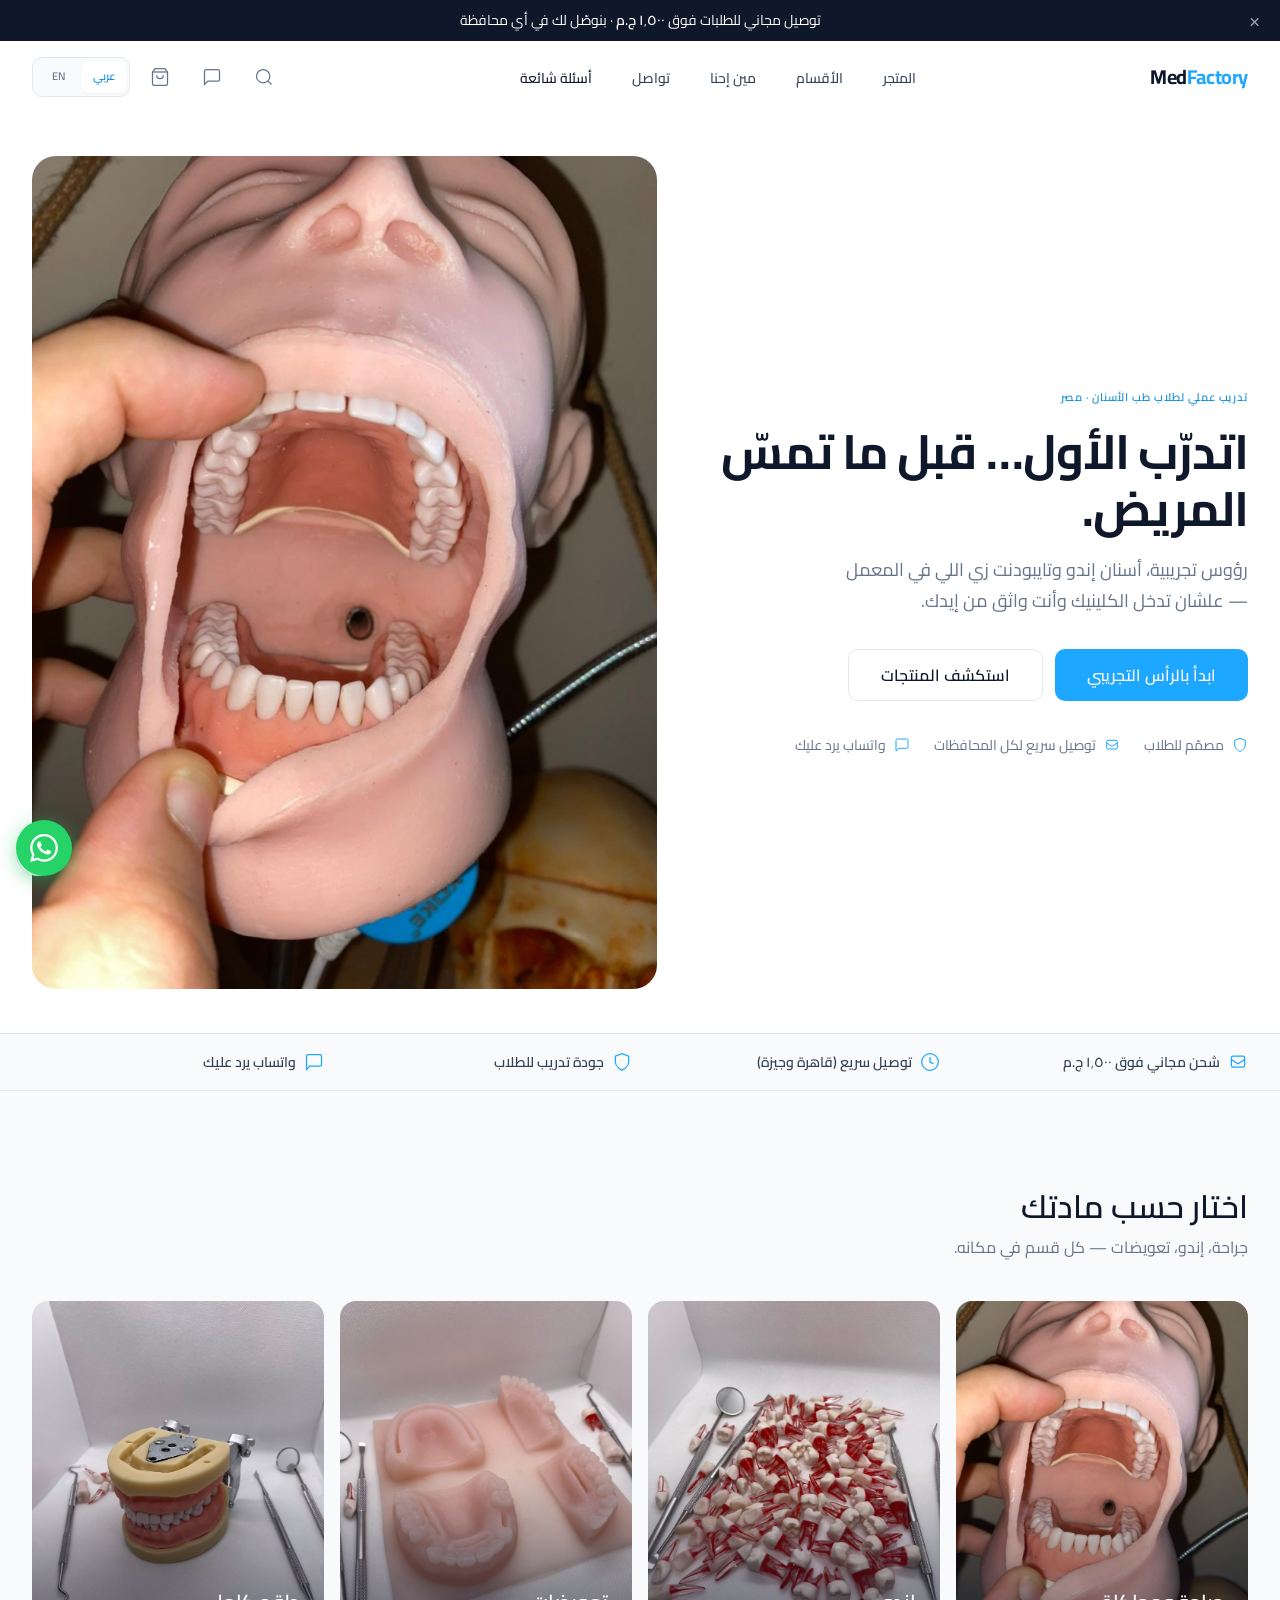
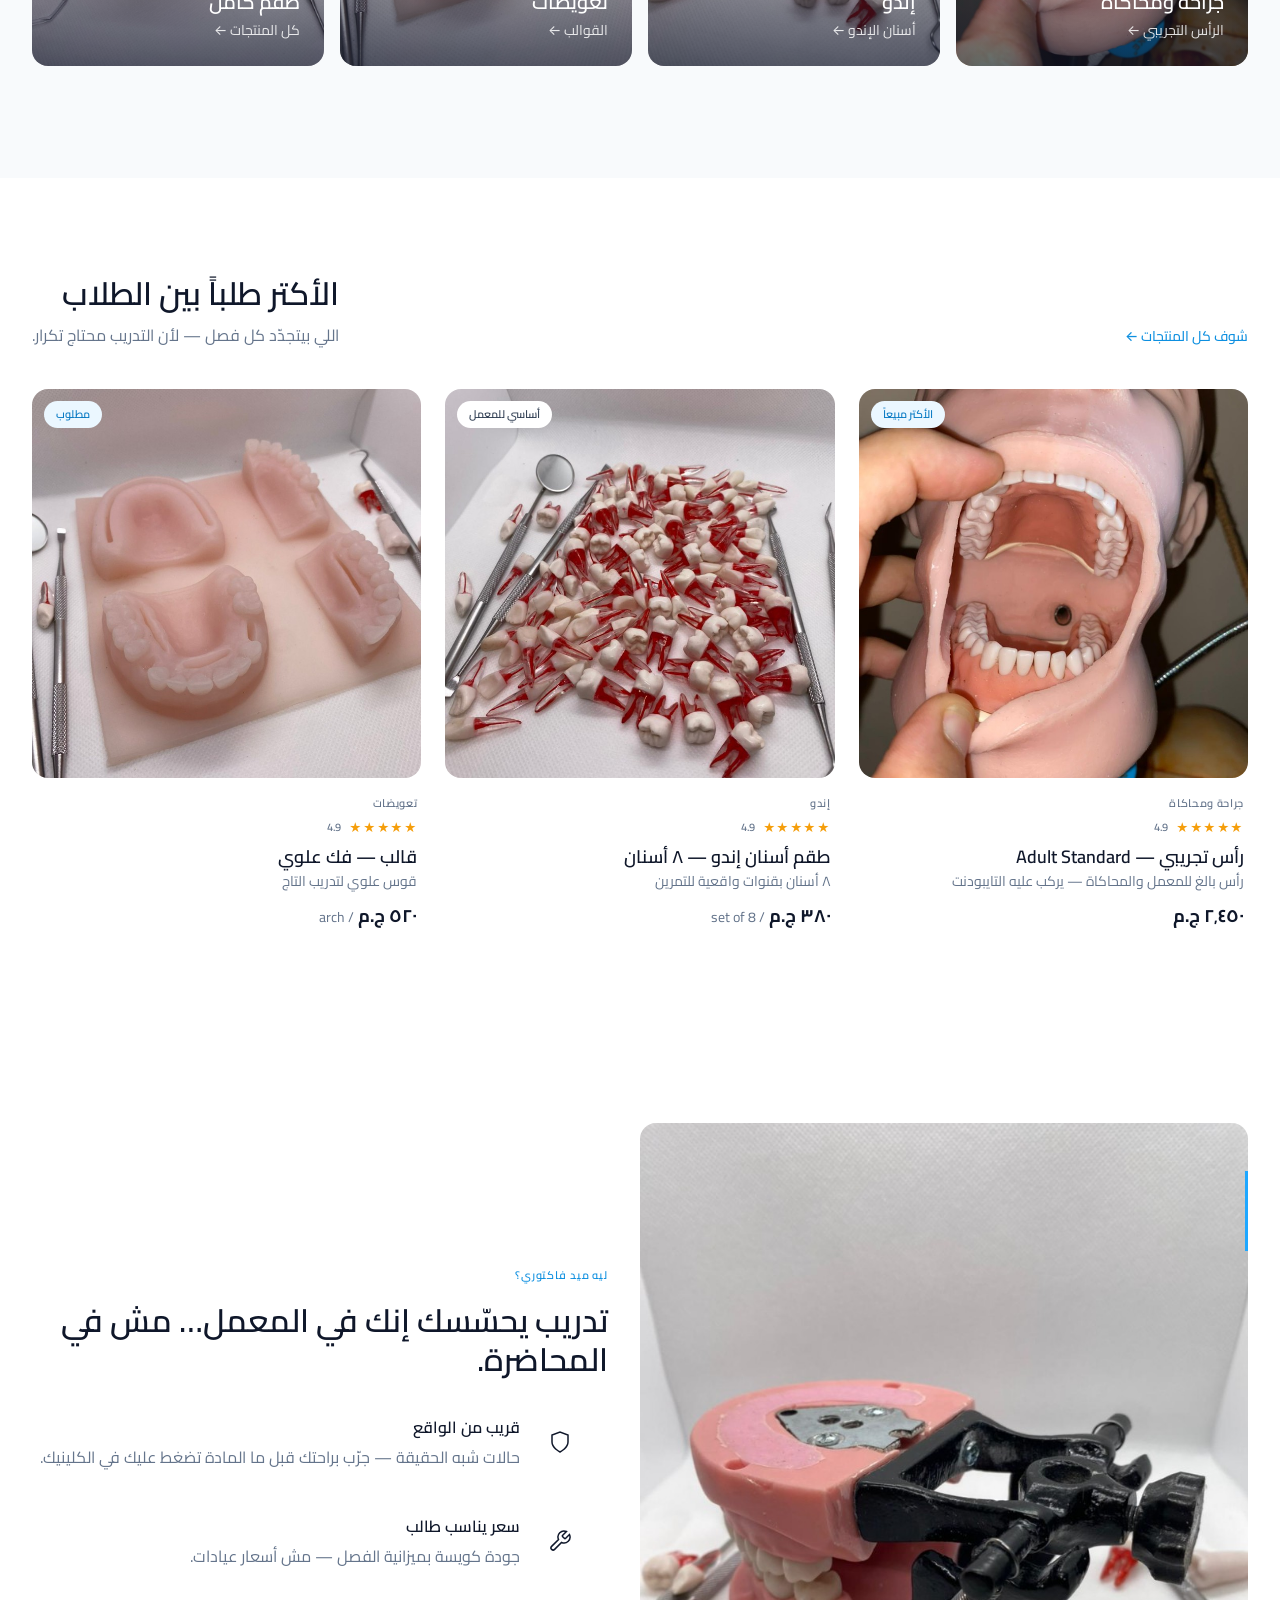
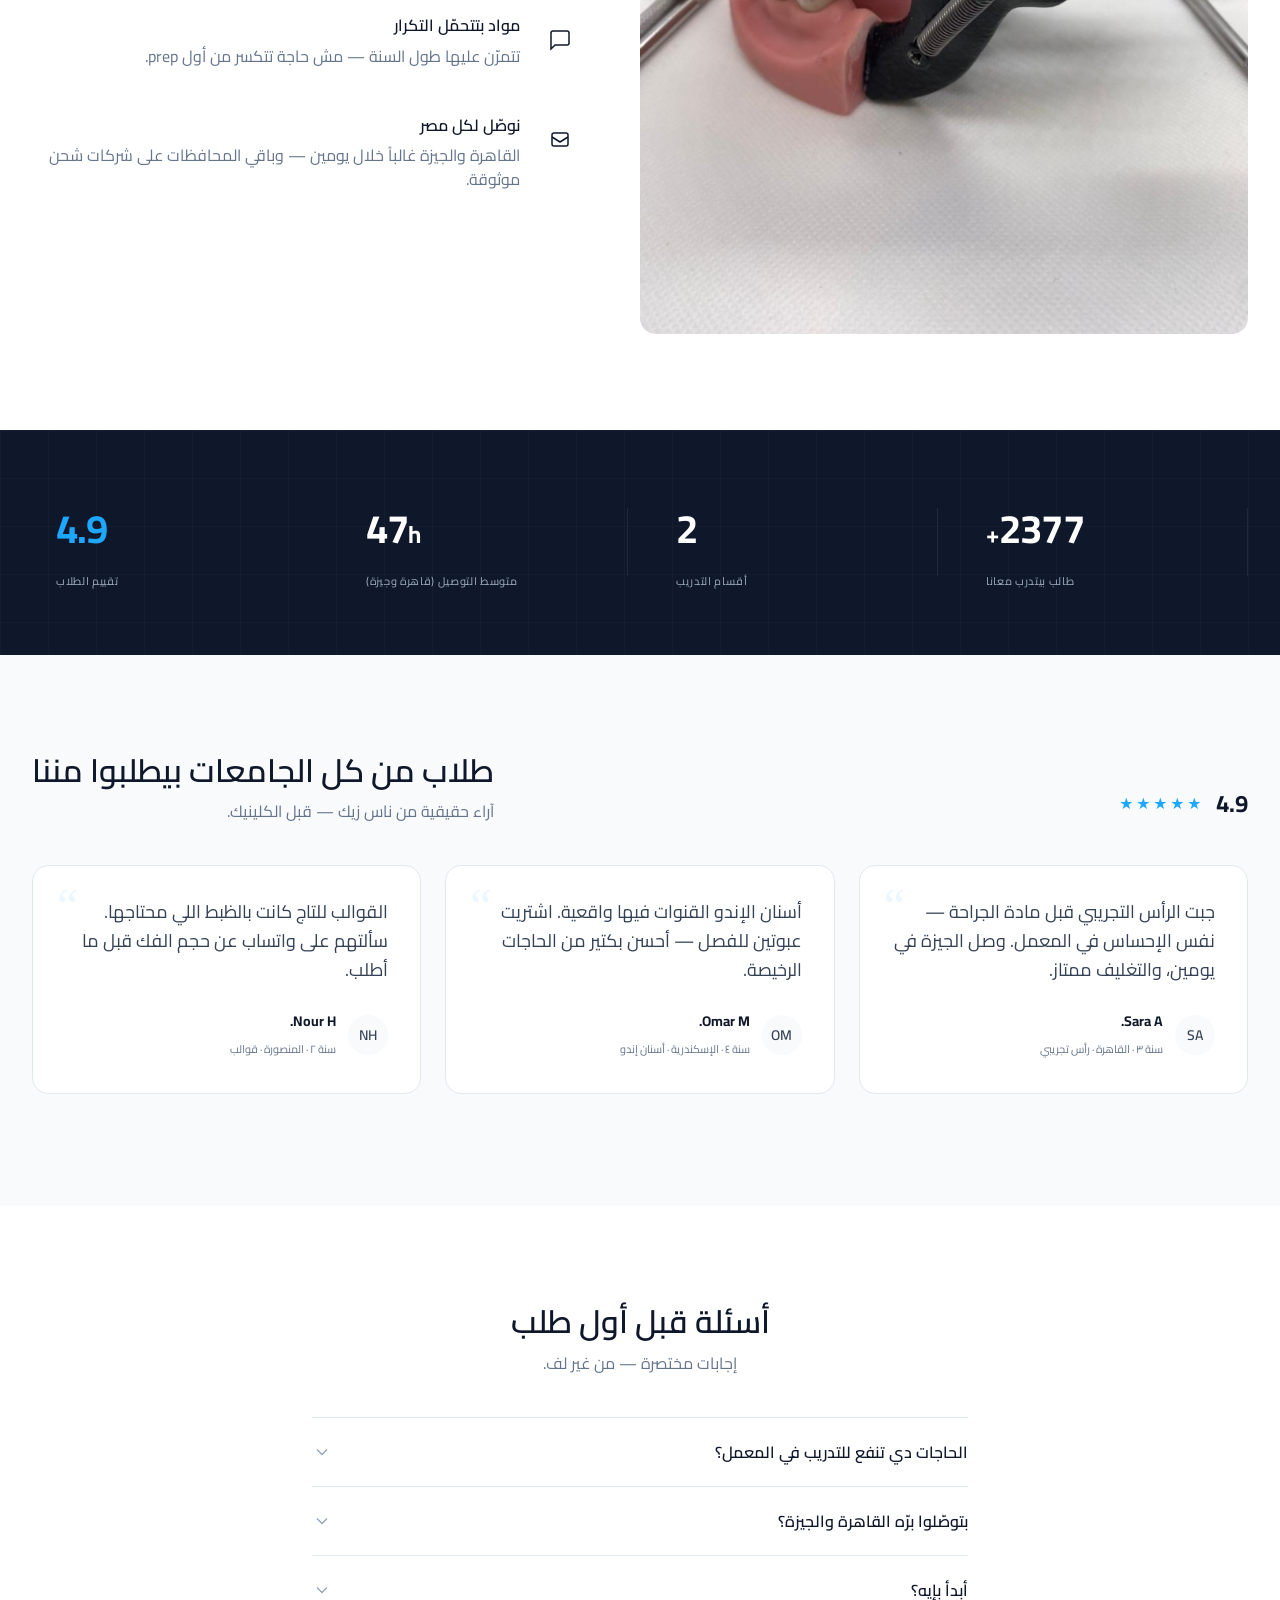
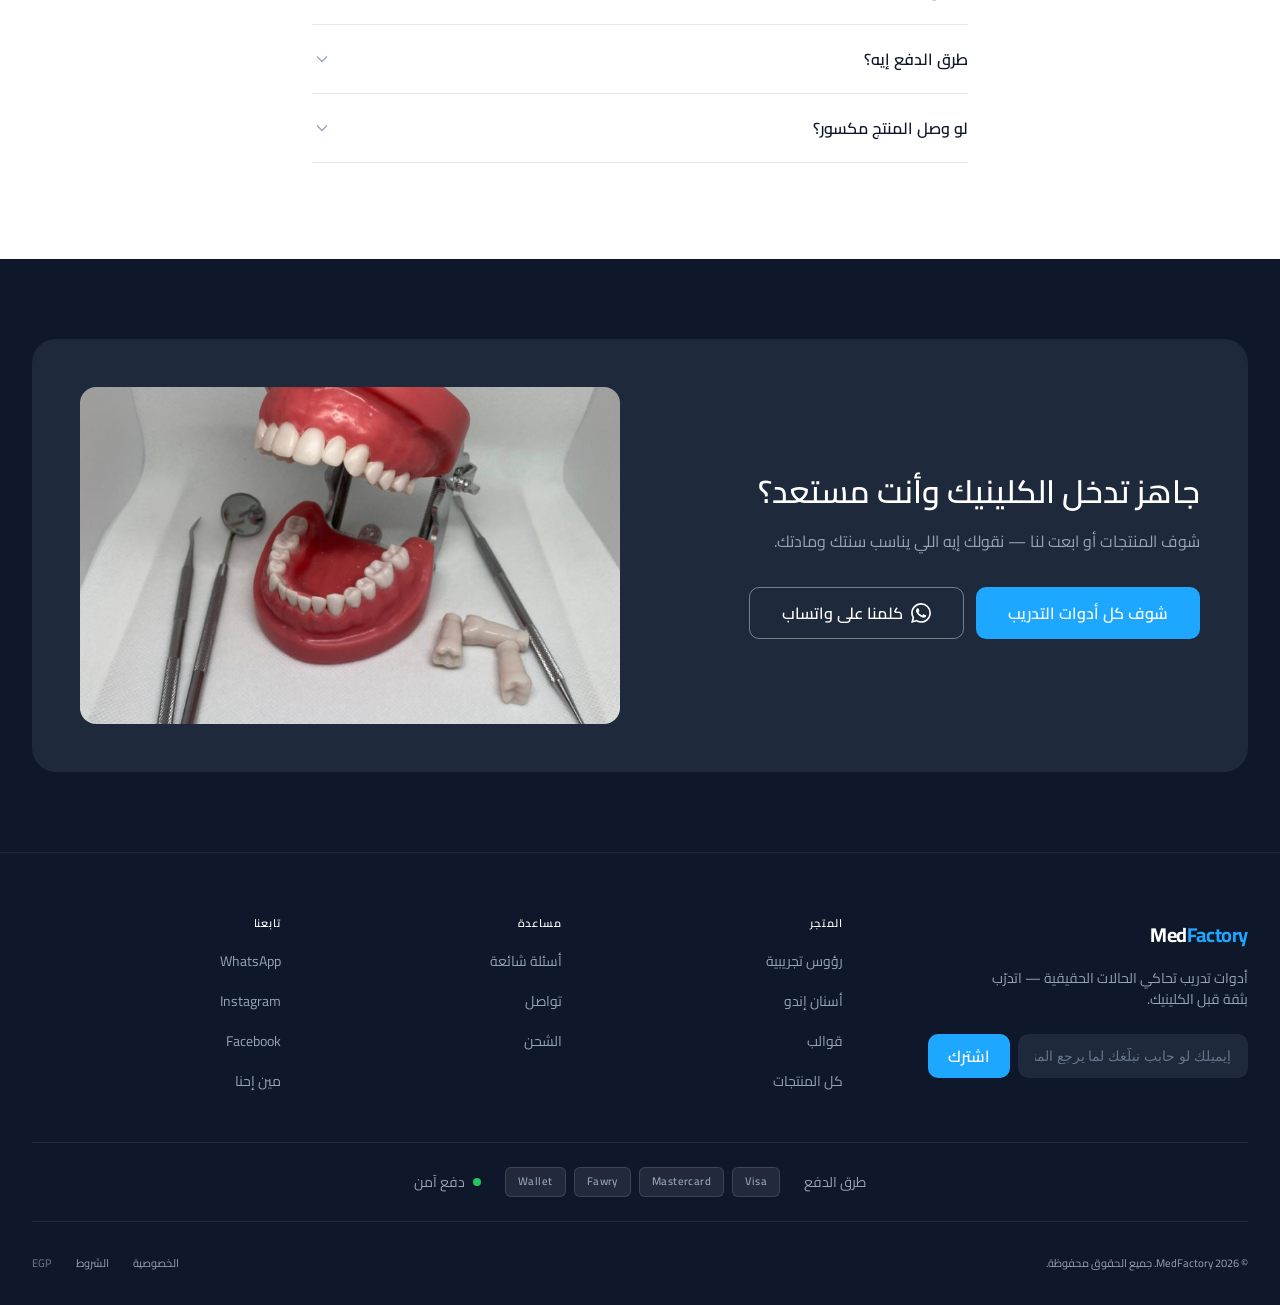
<file: index.html>
<!DOCTYPE html>
<html lang="en">
<head>
  <meta charset="UTF-8">
  <meta name="viewport" content="width=device-width, initial-scale=1.0">
  <meta name="description" content="MedFactory — Dental student training and simulation models. Dummy heads, endo teeth, typodonts, and practice products to build clinical confidence.">
  <meta name="keywords" content="dental training, dummy head, endo teeth, dental casts, typodont, dental students Egypt, simulation models">
  <meta name="author" content="MedFactory">
  <meta name="theme-color" content="#0F172A">
  <meta property="og:title" content="MedFactory — Dental Student Training & Simulation">
  <meta property="og:description" content="Realistic simulation models for dental students — practice safely before treating real patients.">
  <meta property="og:type" content="website">
  <meta property="og:locale" content="en_EG">
  <title>MedFactory — Dental Student Training & Simulation</title>
  <link rel="canonical" href="https://medfactory.eg/">
  <link rel="preconnect" href="https://fonts.googleapis.com">
  <link rel="preconnect" href="https://fonts.gstatic.com" crossorigin>
  <link href="https://fonts.googleapis.com/css2?family=Inter:wght@400;500;600;700&family=Cairo:wght@400;600;700&display=swap" rel="stylesheet">
  <script src="base-path.js"></script>
  <link rel="stylesheet" href="style.css">
  <script type="application/ld+json">
  {
    "@context": "https://schema.org",
    "@type": "Organization",
    "name": "MedFactory",
    "description": "Dental student training and simulation models in Egypt",
    "url": "https://medfactory.eg",
    "areaServed": "EG",
    "sameAs": []
  }
  </script>
</head>
<body data-i18n-title="meta.title.home" data-i18n-desc="meta.desc.home">
  <a href="#main" class="skip-link" data-i18n="skip">Skip to main content</a>

  <!-- Announcement -->
  <div class="announcement" role="region" data-i18n-aria="announcement.region">
    <p data-i18n="announcement">Free delivery on training orders over <strong>EGP 1,500</strong> · Ships to students nationwide</p>
    <button class="announcement__close" type="button" data-i18n-aria="announcement.dismiss">&times;</button>
  </div>

  <!-- Header -->
  <header class="header" id="header">
    <div class="container header__inner">
      <a href="index.html" class="logo" data-i18n-aria="nav.home">
        <span class="logo__med">Med</span><span class="logo__factory">Factory</span>
      </a>

      <nav class="nav" id="nav" data-i18n-aria="nav.main">
        <ul class="nav__list">
          <li><a href="products.html" data-i18n="nav.shop">Shop</a></li>
          <li><a href="#categories" data-i18n="nav.categories">Categories</a></li>
          <li><a href="about.html" data-i18n="nav.about">About</a></li>
          <li><a href="contact.html" data-i18n="nav.contact">Contact</a></li>
          <li><a href="#faq" data-i18n="nav.faq">FAQ</a></li>
        </ul>
      </nav>

      <div class="header__actions">
        <button class="icon-btn" type="button" data-search-open data-i18n-aria="nav.search">
          <svg width="20" height="20" viewBox="0 0 24 24" fill="none" stroke="currentColor" stroke-width="1.5" aria-hidden="true"><circle cx="11" cy="11" r="8"/><path d="m21 21-4.35-4.35"/></svg>
        </button>
        <a href="contact.html" class="icon-btn" data-i18n-aria="nav.contact">
          <svg width="20" height="20" viewBox="0 0 24 24" fill="none" stroke="currentColor" stroke-width="1.5" aria-hidden="true"><path d="M21 15a2 2 0 0 1-2 2H7l-4 4V5a2 2 0 0 1 2-2h14a2 2 0 0 1 2 2z"/></svg>
        </a>
        <button class="icon-btn cart-btn" type="button" aria-label="Cart, 0 items">
          <svg width="20" height="20" viewBox="0 0 24 24" fill="none" stroke="currentColor" stroke-width="1.5" aria-hidden="true"><path d="M6 2 3 6v14a2 2 0 0 0 2 2h14a2 2 0 0 0 2-2V6l-3-4Z"/><path d="M3 6h18"/><path d="M16 10a4 4 0 0 1-8 0"/></svg>
          <span class="cart-btn__count" aria-hidden="true">0</span>
        </button>
        <div class="lang-switch" role="group" data-i18n-aria="lang.label">
          <button type="button" class="lang-switch__btn" data-lang="ar">عربي</button>
          <button type="button" class="lang-switch__btn" data-lang="en">EN</button>
        </div>
        <button class="menu-toggle" type="button" aria-expanded="false" aria-controls="nav" data-i18n-aria="nav.menu.open">
          <span></span><span></span>
        </button>
      </div>
    </div>
  </header>

  <main id="main">
    <!-- Hero -->
    <section class="hero" aria-labelledby="hero-heading">
      <div class="container hero__grid">
        <div class="hero__content reveal">
          <p class="overline" data-i18n="home.hero.overline">Dental student training · Egypt</p>
          <h1 id="hero-heading" data-i18n="home.hero.title">Practice before you treat real patients.</h1>
          <p class="hero__sub" data-i18n="home.hero.sub">Realistic simulation models — dummy heads, endo training teeth, and typodonts designed to help dental students build confidence and clinical skills.</p>
          <div class="hero__ctas">
            <a href="product.html?id=dh-001" class="btn btn--primary btn--lg" data-i18n="home.hero.cta1">Start with Dummy Head</a>
            <a href="#bestsellers" class="btn btn--ghost btn--lg" data-i18n="btn.explore">Explore training models</a>
          </div>
          <ul class="hero__trust">
            <li>
              <svg width="16" height="16" viewBox="0 0 24 24" fill="none" stroke="currentColor" stroke-width="1.5" aria-hidden="true"><path d="M12 22s8-4 8-10V5l-8-3-8 3v7c0 6 8 10 8 10z"/></svg>
              <span data-i18n="home.trust1">Built for students</span>
            </li>
            <li>
              <svg width="16" height="16" viewBox="0 0 24 24" fill="none" stroke="currentColor" stroke-width="1.5" aria-hidden="true"><rect width="16" height="13" x="4" y="5" rx="2"/><path d="m4 9 8 5 8-5"/></svg>
              <span data-i18n="home.trust2">Fast delivery</span>
            </li>
            <li>
              <svg width="16" height="16" viewBox="0 0 24 24" fill="none" stroke="currentColor" stroke-width="1.5" aria-hidden="true"><path d="M21 15a2 2 0 0 1-2 2H7l-4 4V5a2 2 0 0 1 2-2h14a2 2 0 0 1 2 2z"/></svg>
              <span data-i18n="home.trust3">WhatsApp support</span>
            </li>
          </ul>
        </div>
        <div class="hero__visual reveal reveal--delay">
          <div class="hero__image-wrap">
            <img
              src="images/dummy-head-open.jpg"
              data-i18n-alt="img.hero.alt"
              alt="Dental simulation dummy head for student operative training"
              width="600"
              height="750"
              fetchpriority="high"
            >
          </div>
        </div>
      </div>
    </section>

    <!-- Trust bar -->
    <section class="trust-bar" aria-label="Store guarantees">
      <div class="container trust-bar__grid">
        <div class="trust-bar__item">
          <svg width="20" height="20" viewBox="0 0 24 24" fill="none" stroke="currentColor" stroke-width="1.5" aria-hidden="true"><rect width="16" height="13" x="4" y="5" rx="2"/><path d="m4 9 8 5 8-5"/></svg>
          <span data-i18n="trust.shipping">Free shipping over EGP 1,500</span>
        </div>
        <div class="trust-bar__item">
          <svg width="20" height="20" viewBox="0 0 24 24" fill="none" stroke="currentColor" stroke-width="1.5" aria-hidden="true"><circle cx="12" cy="12" r="10"/><path d="M12 6v6l4 2"/></svg>
          <span data-i18n="trust.delivery">48h delivery Cairo &amp; Giza</span>
        </div>
        <div class="trust-bar__item">
          <svg width="20" height="20" viewBox="0 0 24 24" fill="none" stroke="currentColor" stroke-width="1.5" aria-hidden="true"><path d="M12 22s8-4 8-10V5l-8-3-8 3v7c0 6 8 10 8 10z"/></svg>
          <span data-i18n="trust.authentic">Authentic training-grade</span>
        </div>
        <div class="trust-bar__item">
          <svg width="20" height="20" viewBox="0 0 24 24" fill="none" stroke="currentColor" stroke-width="1.5" aria-hidden="true"><path d="M21 15a2 2 0 0 1-2 2H7l-4 4V5a2 2 0 0 1 2-2h14a2 2 0 0 1 2 2z"/></svg>
          <span data-i18n="trust.support">WhatsApp support</span>
        </div>
      </div>
    </section>

    <!-- Categories -->
    <section class="categories section" id="categories" aria-labelledby="categories-heading">
      <div class="container">
        <header class="section-header reveal">
          <h2 id="categories-heading" data-i18n="home.cat.title">Find what your lab requires</h2>
          <p data-i18n="home.cat.sub">Shop by specialty — the way dental students actually think.</p>
        </header>
        <div class="categories__grid">
          <a href="products.html?category=dummy-heads" class="category-card reveal">
            <img src="images/dummy-head-open.jpg" alt="" width="400" height="500" loading="lazy">
            <div class="category-card__overlay">
              <h3 data-i18n="home.cat.sim">Simulation</h3>
              <span data-i18n="home.cat.dummy">Dummy Head →</span>
            </div>
          </a>
          <a href="products.html?category=endo-teeth" class="category-card category-card--offset reveal reveal--delay">
            <img src="images/endo-teeth-red-roots.jpg" alt="" width="400" height="500" loading="lazy">
            <div class="category-card__overlay">
              <h3 data-i18n="home.cat.endo">Endodontics</h3>
              <span data-i18n="home.cat.endoTeeth">Endo Teeth →</span>
            </div>
          </a>
          <a href="products.html?category=dental-casts" class="category-card reveal reveal--delay-2">
            <img src="images/dental-casts-kit.jpg" alt="" width="400" height="500" loading="lazy">
            <div class="category-card__overlay">
              <h3 data-i18n="home.cat.prost">Prosthodontics</h3>
              <span data-i18n="home.cat.casts">Dental Casts →</span>
            </div>
          </a>
          <a href="products.html" class="category-card reveal reveal--delay-3">
            <img src="images/typodont-flatlay.jpg" alt="" width="400" height="500" loading="lazy">
            <div class="category-card__overlay">
              <h3 data-i18n="home.cat.all">Full lab setup</h3>
              <span data-i18n="home.cat.allLink">All products →</span>
            </div>
          </a>
        </div>
      </div>
    </section>

    <!-- Best Sellers -->
    <section class="bestsellers section" id="bestsellers" aria-labelledby="bestsellers-heading">
      <div class="container">
        <header class="section-header section-header--row reveal">
          <div>
            <h2 id="bestsellers-heading" data-i18n="home.best.title">Bestsellers for your lab</h2>
            <p data-i18n="home.best.sub">What students reorder every semester.</p>
          </div>
          <a href="products.html" class="link-arrow" data-i18n="home.best.viewAll">View all products</a>
        </header>

        <div class="products__grid">
          <article class="product-card reveal" id="product-dummy-head">
            <div class="product-card__media">
              <span class="badge" data-product-id="dh-001" data-product-field="badge">Bestseller</span>
              <img src="images/dummy-head-open.jpg" alt="MedFactory Dummy Head for dental simulation training" width="400" height="400" loading="lazy">
              <button type="button" class="product-card__quick-add" data-product="Dummy Head" data-i18n="btn.addCart">Add to cart</button>
            </div>
            <div class="product-card__body">
              <p class="product-card__category" data-product-id="dh-001" data-product-field="categoryLabel">Simulation</p>
              <div class="product-card__rating" aria-label="4.9 out of 5">
                <span class="stars stars--sm" aria-hidden="true">★★★★★</span>
                <span class="product-card__rating-score">4.9</span>
              </div>
              <h3><a href="product.html?id=dh-001" data-product-id="dh-001" data-product-field="name">Dummy Head</a></h3>
              <p class="product-card__desc" data-product-id="dh-001" data-product-field="desc">Adult typodont-compatible head for operative &amp; simulation lab</p>
              <div class="product-card__price">
                <span class="price">EGP 2,450</span>
              </div>
            </div>
          </article>

          <article class="product-card reveal reveal--delay" id="product-endo-teeth">
            <div class="product-card__media">
              <span class="badge badge--accent" data-product-id="et-001" data-product-field="badge">Lab essential</span>
              <img src="images/endo-teeth-red-roots.jpg" alt="MedFactory Endo Teeth set for endodontic practice" width="400" height="400" loading="lazy">
              <button type="button" class="product-card__quick-add" data-product="Endo Teeth" data-i18n="btn.addCart">Add to cart</button>
            </div>
            <div class="product-card__body">
              <p class="product-card__category" data-product-id="et-001" data-product-field="categoryLabel">Endodontics</p>
              <div class="product-card__rating" aria-label="4.9 out of 5">
                <span class="stars stars--sm" aria-hidden="true">★★★★★</span>
                <span class="product-card__rating-score">4.9</span>
              </div>
              <h3><a href="product.html?id=et-001" data-product-id="et-001" data-product-field="name">Endo Teeth</a></h3>
              <p class="product-card__desc" data-product-id="et-001" data-product-field="desc">Realistic canal anatomy for access, shaping &amp; obturation practice</p>
              <div class="product-card__price">
                <span class="price">EGP 380</span>
                <span class="price price--unit">/ set of 8</span>
              </div>
            </div>
          </article>

          <article class="product-card reveal reveal--delay-2" id="product-dental-casts">
            <div class="product-card__media">
              <span class="badge" data-product-id="dc-001" data-product-field="badge">Popular</span>
              <img src="images/dental-casts-kit.jpg" alt="MedFactory Dental Casts for anatomy and crown preparation" width="400" height="400" loading="lazy">
              <button type="button" class="product-card__quick-add" data-product="Dental Casts" data-i18n="btn.addCart">Add to cart</button>
            </div>
            <div class="product-card__body">
              <p class="product-card__category" data-product-id="dc-001" data-product-field="categoryLabel">Prosthodontics</p>
              <div class="product-card__rating" aria-label="4.9 out of 5">
                <span class="stars stars--sm" aria-hidden="true">★★★★★</span>
                <span class="product-card__rating-score">4.9</span>
              </div>
              <h3><a href="product.html?id=dc-001" data-product-id="dc-001" data-product-field="name">Dental Casts</a></h3>
              <p class="product-card__desc" data-product-id="dc-001" data-product-field="desc">Anatomical models for crown prep, wax-up &amp; occlusion study</p>
              <div class="product-card__price">
                <span class="price">EGP 520</span>
                <span class="price price--unit">/ arch</span>
              </div>
            </div>
          </article>
        </div>
      </div>
    </section>

    <!-- Why MedFactory -->
    <section class="why section" id="why" aria-labelledby="why-heading">
      <div class="container why__grid">
        <div class="why__visual reveal">
          <div class="why__image-wrap">
            <img src="images/articulator.jpg" data-i18n-alt="img.why.alt" alt="Dental student practicing operative skills on a simulation model" width="600" height="800" loading="lazy">
          </div>
          <span class="why__accent" aria-hidden="true"></span>
        </div>
        <div class="why__content reveal reveal--delay">
          <p class="overline" data-i18n="home.why.overline">Why MedFactory</p>
          <h2 id="why-heading" data-i18n="home.why.title">Simulation training that builds real clinical confidence.</h2>
          <ul class="why__pillars">
            <li>
              <div class="why__icon" aria-hidden="true">
                <svg width="24" height="24" viewBox="0 0 24 24" fill="none" stroke="currentColor" stroke-width="1.5"><path d="M12 22s8-4 8-10V5l-8-3-8 3v7c0 6 8 10 8 10z"/></svg>
              </div>
              <div>
                <h3 data-i18n="home.why.1.title">Realistic training experience</h3>
                <p data-i18n="home.why.1.body">Models that feel like real cases — practice procedures safely before your clinical years.</p>
              </div>
            </li>
            <li>
              <div class="why__icon" aria-hidden="true">
                <svg width="24" height="24" viewBox="0 0 24 24" fill="none" stroke="currentColor" stroke-width="1.5"><path d="M14.7 6.3a1 1 0 0 0 0 1.4l1.6 1.6a1 1 0 0 0 1.4 0l3.77-3.77a6 6 0 0 1-7.94 7.94l-6.91 6.91a2.12 2.12 0 0 1-3-3l6.91-6.91a6 6 0 0 1 7.94-7.94l-3.76 3.76z"/></svg>
              </div>
              <div>
                <h3 data-i18n="home.why.2.title">Student-friendly pricing</h3>
                <p data-i18n="home.why.2.body">Quality training products priced for semester budgets, not clinic markups.</p>
              </div>
            </li>
            <li>
              <div class="why__icon" aria-hidden="true">
                <svg width="24" height="24" viewBox="0 0 24 24" fill="none" stroke="currentColor" stroke-width="1.5"><path d="M21 15a2 2 0 0 1-2 2H7l-4 4V5a2 2 0 0 1 2-2h14a2 2 0 0 1 2 2z"/></svg>
              </div>
              <div>
                <h3 data-i18n="home.why.3.title">High-quality materials</h3>
                <p data-i18n="home.why.3.body">Durable simulation models built for repeated practice throughout your degree.</p>
              </div>
            </li>
            <li>
              <div class="why__icon" aria-hidden="true">
                <svg width="24" height="24" viewBox="0 0 24 24" fill="none" stroke="currentColor" stroke-width="1.5"><rect width="16" height="13" x="4" y="5" rx="2"/><path d="m4 9 8 5 8-5"/></svg>
              </div>
              <div>
                <h3 data-i18n="home.why.4.title">Nationwide shipping</h3>
                <p data-i18n="home.why.4.body">Training models delivered across Egypt — Cairo & Giza in 48 hours on average.</p>
              </div>
            </li>
          </ul>
        </div>
      </div>
    </section>

    <!-- Statistics -->
    <section class="stats" data-i18n-aria="stats.home">
      <div class="container stats__grid">
        <div class="stat reveal">
          <span class="stat__number" data-count="2400">0</span><span class="stat__suffix">+</span>
          <span class="stat__label" data-i18n="home.stats.students">Students training with us</span>
        </div>
        <div class="stat reveal reveal--delay">
          <span class="stat__number" data-count="3">0</span>
          <span class="stat__label" data-i18n="home.stats.lines">Training model categories</span>
        </div>
        <div class="stat reveal reveal--delay-2">
          <span class="stat__number" data-count="48">0</span><span class="stat__suffix">h</span>
          <span class="stat__label" data-i18n="home.stats.delivery">Avg. delivery Cairo &amp; Giza</span>
        </div>
        <div class="stat stat--highlight reveal reveal--delay-3">
          <span class="stat__number" data-count="4.9" data-decimal="1">0</span>
          <span class="stat__label" data-i18n="home.stats.rating">Student rating</span>
        </div>
      </div>
    </section>

    <!-- Testimonials -->
    <section class="testimonials section" id="testimonials" aria-labelledby="testimonials-heading">
      <div class="container">
        <header class="section-header section-header--row reveal">
          <div>
            <h2 id="testimonials-heading" data-i18n="home.testimonials.title">Trusted across Egypt's faculties</h2>
            <p data-i18n="home.testimonials.sub">Real feedback from dental students.</p>
          </div>
          <div class="rating-badge" data-i18n-aria="home.rating.label">
            <span class="rating-badge__score">4.9</span>
            <div class="stars" aria-hidden="true">
              <span>★</span><span>★</span><span>★</span><span>★</span><span>★</span>
            </div>
          </div>
        </header>

        <div class="testimonials__grid">
          <blockquote class="testimonial-card reveal">
            <p class="testimonial-card__quote" data-i18n="home.testimonials.1">Got the dummy head before operative simulation — same realistic feel as faculty training. Arrived in Giza in two days, perfectly packed.</p>
            <footer>
              <div class="testimonial-card__avatar" aria-hidden="true">SA</div>
              <cite>
                <strong>Sara A.</strong>
                <span data-i18n="home.testimonials.1.meta">Year 3 · Cairo University · Dummy Head</span>
              </cite>
            </footer>
          </blockquote>
          <blockquote class="testimonial-card reveal reveal--delay">
            <p class="testimonial-card__quote" data-i18n="home.testimonials.2">The endo training teeth have realistic canal anatomy. I bought two packs for the semester — much better than cheap practice models.</p>
            <footer>
              <div class="testimonial-card__avatar" aria-hidden="true">OM</div>
              <cite>
                <strong>Omar M.</strong>
                <span data-i18n="home.testimonials.2.meta">Year 4 · Alexandria University · Endo Teeth</span>
              </cite>
            </footer>
          </blockquote>
          <blockquote class="testimonial-card reveal reveal--delay-2">
            <p class="testimonial-card__quote" data-i18n="home.testimonials.3">Dental casts for crown prep practice were exactly what I needed. MedFactory answered my WhatsApp about arch size before I ordered.</p>
            <footer>
              <div class="testimonial-card__avatar" aria-hidden="true">NH</div>
              <cite>
                <strong>Nour H.</strong>
                <span data-i18n="home.testimonials.3.meta">Year 2 · Mansoura University · Dental Casts</span>
              </cite>
            </footer>
          </blockquote>
        </div>
      </div>
    </section>

    <!-- FAQ -->
    <section class="faq section" id="faq" aria-labelledby="faq-heading">
      <div class="container faq__wrap">
        <header class="section-header section-header--center reveal">
          <h2 id="faq-heading" data-i18n="home.faq.title">Questions before your first order</h2>
          <p data-i18n="home.faq.sub">Clear answers for dental students.</p>
        </header>

        <div class="faq__list reveal" role="list">
          <div class="faq-item" role="listitem">
            <button class="faq-item__trigger" type="button" aria-expanded="false" id="faq-1-btn" aria-controls="faq-1-panel">
              <span data-i18n="home.faq.1.q">Are these training models suitable for student practice?</span>
              <svg class="faq-item__chevron" width="20" height="20" viewBox="0 0 24 24" fill="none" stroke="currentColor" stroke-width="1.5" aria-hidden="true"><path d="m6 9 6 6 6-6"/></svg>
            </button>
            <div class="faq-item__panel" id="faq-1-panel" role="region" aria-labelledby="faq-1-btn" hidden>
              <p data-i18n="home.faq.1.a">Yes. Every product is an educational simulation model designed for repeated student practice — dummy heads, endo teeth, typodonts, and casts. Specs and compatibility are listed on each product page.</p>
            </div>
          </div>
          <div class="faq-item" role="listitem">
            <button class="faq-item__trigger" type="button" aria-expanded="false" id="faq-2-btn" aria-controls="faq-2-panel">
              <span data-i18n="home.faq.2.q">Do you deliver outside Cairo and Giza?</span>
              <svg class="faq-item__chevron" width="20" height="20" viewBox="0 0 24 24" fill="none" stroke="currentColor" stroke-width="1.5" aria-hidden="true"><path d="m6 9 6 6 6-6"/></svg>
            </button>
            <div class="faq-item__panel" id="faq-2-panel" role="region" aria-labelledby="faq-2-btn" hidden>
              <p data-i18n="home.faq.2.a">We ship nationwide across Egypt. Cairo and Giza typically receive orders within 48 hours. Other governorates vary by carrier — you'll see estimated delivery at checkout.</p>
            </div>
          </div>
          <div class="faq-item" role="listitem">
            <button class="faq-item__trigger" type="button" aria-expanded="false" id="faq-3-btn" aria-controls="faq-3-panel">
              <span data-i18n="home.faq.3.q">Which product should I start with as a Year 2 student?</span>
              <svg class="faq-item__chevron" width="20" height="20" viewBox="0 0 24 24" fill="none" stroke="currentColor" stroke-width="1.5" aria-hidden="true"><path d="m6 9 6 6 6-6"/></svg>
            </button>
            <div class="faq-item__panel" id="faq-3-panel" role="region" aria-labelledby="faq-3-btn" hidden>
              <p data-i18n="home.faq.3.a">It depends on your current module. For operative simulation, start with the Dummy Head. For endo lab, choose Endo Teeth sets. For prosthodontics, Dental Casts are essential. Message us on WhatsApp with your year and faculty — we'll recommend the right first order.</p>
            </div>
          </div>
          <div class="faq-item" role="listitem">
            <button class="faq-item__trigger" type="button" aria-expanded="false" id="faq-4-btn" aria-controls="faq-4-panel">
              <span data-i18n="home.faq.4.q">What payment methods do you accept?</span>
              <svg class="faq-item__chevron" width="20" height="20" viewBox="0 0 24 24" fill="none" stroke="currentColor" stroke-width="1.5" aria-hidden="true"><path d="m6 9 6 6 6-6"/></svg>
            </button>
            <div class="faq-item__panel" id="faq-4-panel" role="region" aria-labelledby="faq-4-btn" hidden>
              <p data-i18n="home.faq.4.a">We accept Visa and Mastercard, mobile wallets, and Fawry where available. All transactions are processed through secure checkout — you'll receive order confirmation by email and SMS.</p>
            </div>
          </div>
          <div class="faq-item" role="listitem">
            <button class="faq-item__trigger" type="button" aria-expanded="false" id="faq-5-btn" aria-controls="faq-5-panel">
              <span data-i18n="home.faq.5.q">What if my order arrives damaged?</span>
              <svg class="faq-item__chevron" width="20" height="20" viewBox="0 0 24 24" fill="none" stroke="currentColor" stroke-width="1.5" aria-hidden="true"><path d="m6 9 6 6 6-6"/></svg>
            </button>
            <div class="faq-item__panel" id="faq-5-panel" role="region" aria-labelledby="faq-5-btn" hidden>
              <p data-i18n="home.faq.5.a">Contact us within 48 hours via WhatsApp with photos of the packaging and product. We'll arrange a replacement or refund for verified damage — training tools should arrive ready for lab, every time.</p>
            </div>
          </div>
        </div>
      </div>
    </section>

    <!-- Final CTA -->
    <section class="cta" id="cta" aria-labelledby="cta-heading">
      <div class="container">
        <div class="cta__card reveal">
          <div class="cta__content">
            <h2 id="cta-heading" data-i18n="home.cta.title">Ready for your next lab?</h2>
            <p data-i18n="home.cta.sub">Shop bestsellers or message us — we'll match products to your year and module.</p>
            <div class="cta__buttons">
              <a href="products.html" class="btn btn--primary btn--lg" data-i18n="btn.shopAll">Shop all products</a>
              <a href="https://wa.me/201000000000?text=Hi%20MedFactory%2C%20I%27m%20a%20Year%20__%20student.%20I%27m%20looking%20for%20__." class="btn btn--outline-light btn--lg" target="_blank" rel="noopener noreferrer">
                <svg width="20" height="20" viewBox="0 0 24 24" fill="currentColor" aria-hidden="true"><path d="M17.472 14.382c-.297-.149-1.758-.867-2.03-.967-.273-.099-.471-.148-.67.15-.197.297-.767.966-.94 1.164-.173.199-.347.223-.644.075-.297-.15-1.255-.463-2.39-1.475-.883-.788-1.48-1.761-1.653-2.059-.173-.297-.018-.458.13-.606.134-.133.298-.347.446-.52.149-.174.198-.298.298-.497.099-.198.05-.371-.025-.52-.075-.149-.669-1.612-.916-2.207-.242-.579-.487-.5-.669-.51-.173-.008-.371-.01-.57-.01-.198 0-.52.074-.792.372-.272.297-1.04 1.016-1.04 2.479 0 1.462 1.065 2.875 1.213 3.074.149.198 2.096 3.2 5.077 4.487.709.306 1.262.489 1.694.625.712.227 1.36.195 1.871.118.571-.085 1.758-.719 2.006-1.413.248-.694.248-1.289.173-1.413-.074-.124-.272-.198-.57-.347m-5.421 7.403h-.004a9.87 9.87 0 01-5.031-1.378l-.361-.214-3.741.982.998-3.648-.235-.374a9.86 9.86 0 01-1.51-5.26c.001-5.45 4.436-9.884 9.888-9.884 2.64 0 5.122 1.03 6.988 2.898a9.825 9.825 0 012.893 6.994c-.003 5.45-4.435 9.884-9.885 9.884m8.413-18.297A11.815 11.815 0 0012.05 0C5.495 0 .16 5.335.157 11.892c0 2.096.547 4.142 1.588 5.945L.057 24l6.305-1.654a11.882 11.882 0 005.683 1.448h.005c6.554 0 11.89-5.335 11.89-11.893a11.821 11.821 0 00-3.48-8.413z"/></svg>
                <span data-i18n="btn.whatsapp">Chat on WhatsApp</span>
              </a>
            </div>
          </div>
          <div class="cta__visual">
            <img src="images/typodont-open.jpg" data-i18n-alt="img.cta.alt" alt="Dental training models arranged for student simulation practice" width="500" height="400" loading="lazy">
          </div>
        </div>
      </div>
    </section>
  </main>

  <!-- Footer -->
  <footer class="footer">
    <div class="container">
      <div class="footer__grid">
        <div class="footer__brand">
          <a href="index.html" class="logo logo--light" data-i18n-aria="nav.home">
            <span class="logo__med">Med</span><span class="logo__factory">Factory</span>
          </a>
          <p data-i18n="footer.tagline">Realistic dental training models for students — practice safely before clinical work.</p>
          <form class="newsletter" action="#" method="post" data-i18n-aria="footer.newsletter">
            <label for="email" class="visually-hidden" data-i18n="footer.email">Email for restock alerts</label>
            <input type="email" id="email" name="email" data-i18n-placeholder="footer.email" placeholder="Email for restock alerts" required autocomplete="email">
            <button type="submit" class="btn btn--primary" data-i18n="footer.subscribe">Subscribe</button>
          </form>
        </div>
        <nav class="footer__col" data-i18n-aria="footer.shopNav">
          <h3 data-i18n="footer.shop">Shop</h3>
          <ul>
            <li><a href="products.html?category=dummy-heads" data-i18n="products.filter.dummy">Dummy Heads</a></li>
            <li><a href="products.html?category=endo-teeth" data-i18n="products.filter.endo">Endo Teeth</a></li>
            <li><a href="products.html?category=dental-casts" data-i18n="products.filter.casts">Dental Casts</a></li>
            <li><a href="products.html" data-i18n="products.filter.all">All training models</a></li>
          </ul>
        </nav>
        <nav class="footer__col" data-i18n-aria="footer.supportNav">
          <h3 data-i18n="footer.support">Support</h3>
          <ul>
            <li><a href="contact.html#faq" data-i18n="nav.faq">FAQ</a></li>
            <li><a href="contact.html" data-i18n="nav.contact">Contact</a></li>
            <li><a href="contact.html#location" data-i18n="footer.shipping">Shipping</a></li>
          </ul>
        </nav>
        <nav class="footer__col" data-i18n-aria="footer.connectNav">
          <h3 data-i18n="footer.connect">Connect</h3>
          <ul>
            <li><a href="https://wa.me/201000000000" target="_blank" rel="noopener noreferrer">WhatsApp</a></li>
            <li><a href="#">Instagram</a></li>
            <li><a href="#">Facebook</a></li>
            <li><a href="about.html" data-i18n="nav.about">About</a></li>
          </ul>
        </nav>
      </div>
      <div class="footer__payments">
        <span data-i18n="footer.payments">We accept</span>
        <div class="footer__payment-icons" aria-hidden="true">
          <span class="payment-badge">Visa</span>
          <span class="payment-badge">Mastercard</span>
          <span class="payment-badge">Fawry</span>
          <span class="payment-badge">Wallet</span>
        </div>
        <span class="footer__secure" data-i18n="trust.secure">Secure checkout</span>
      </div>
      <div class="footer__bottom">
        <p>&copy; 2026 MedFactory. <span data-i18n="footer.rights">All rights reserved.</span></p>
        <div class="footer__legal">
          <a href="#" data-i18n="footer.privacy">Privacy</a>
          <a href="#" data-i18n="footer.terms">Terms</a>
          <span class="footer__currency" data-i18n-aria="footer.currency">EGP</span>
        </div>
      </div>
    </div>
  </footer>

  <!-- Toast -->
  <div class="toast" id="toast" role="status" aria-live="polite" aria-atomic="true" hidden>
    <span id="toast-message">Added to cart</span>
  </div>

  <script src="i18n.js"></script>
  <script src="theme.js"></script>
  <script src="products-data.js"></script>
  <script src="products-i18n.js"></script>
  <script src="common.js"></script>
  <script src="script.js"></script>
</body>
</html>
</file>
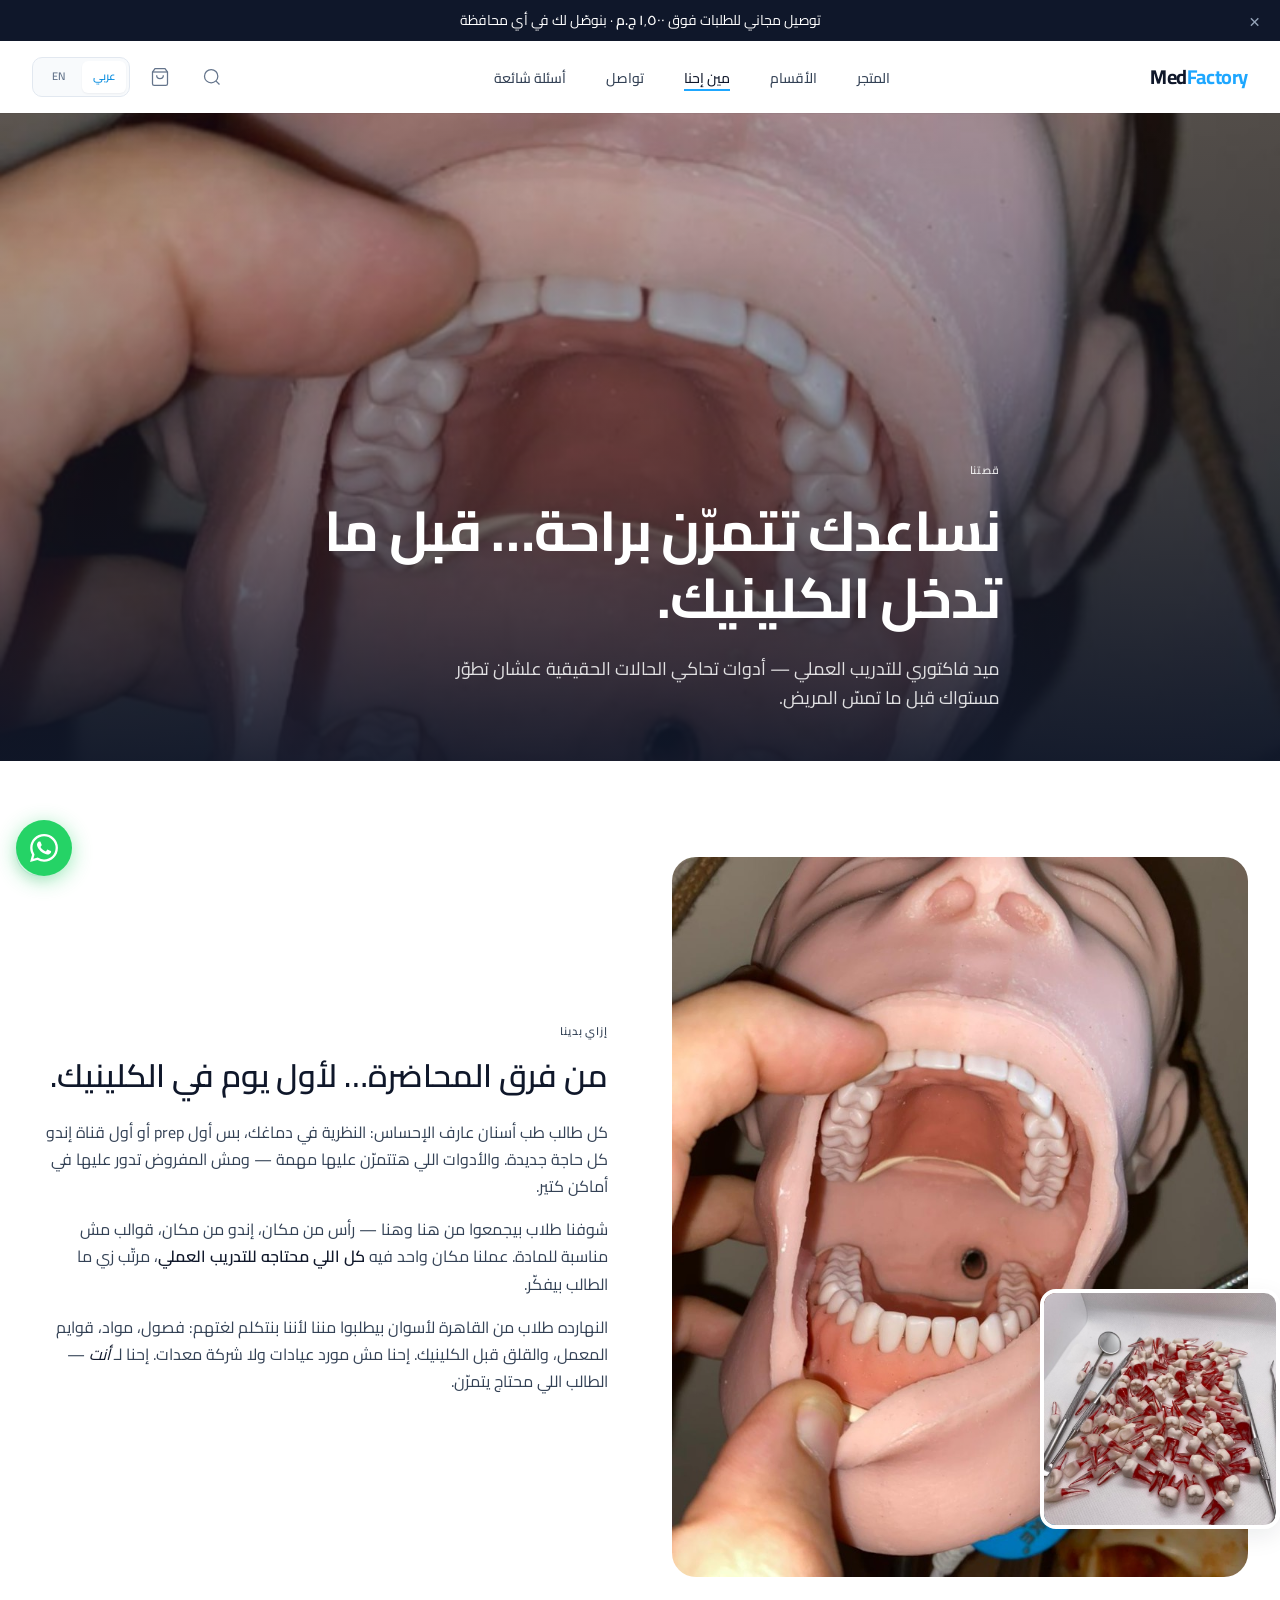
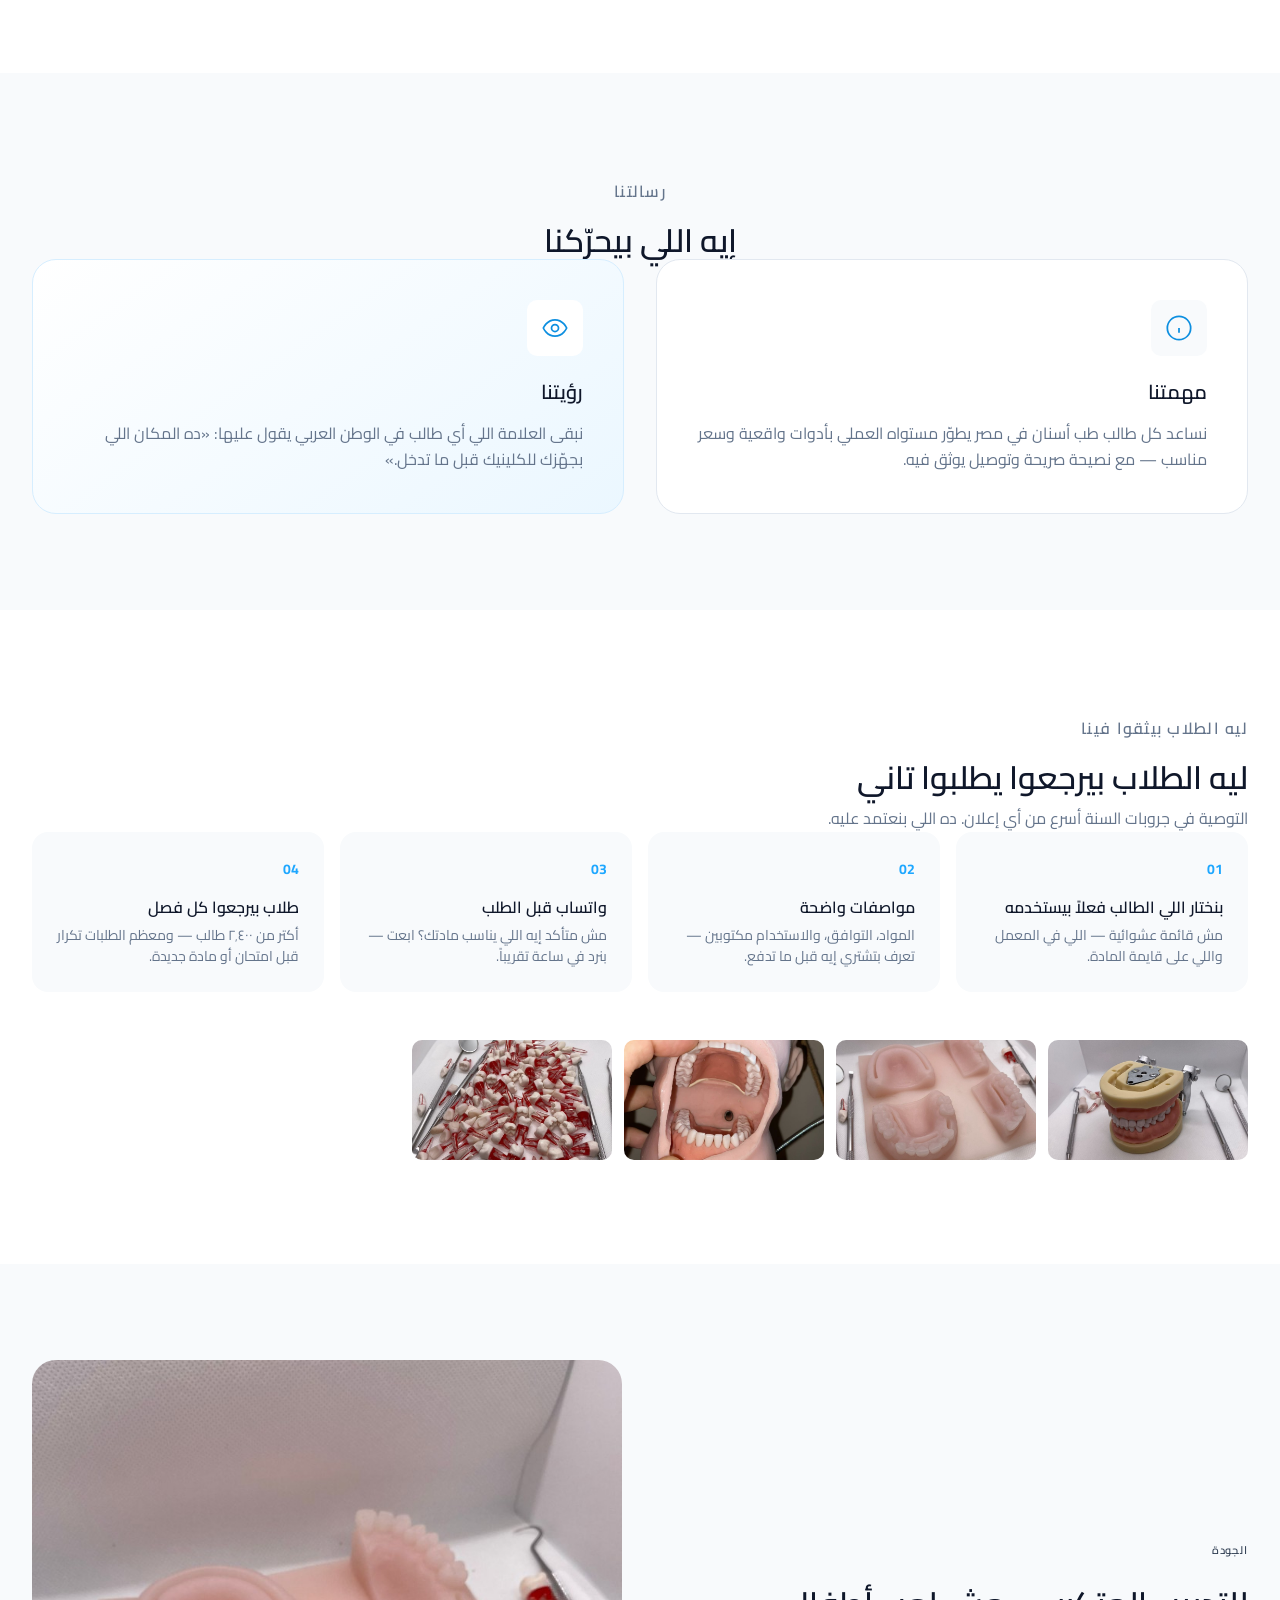
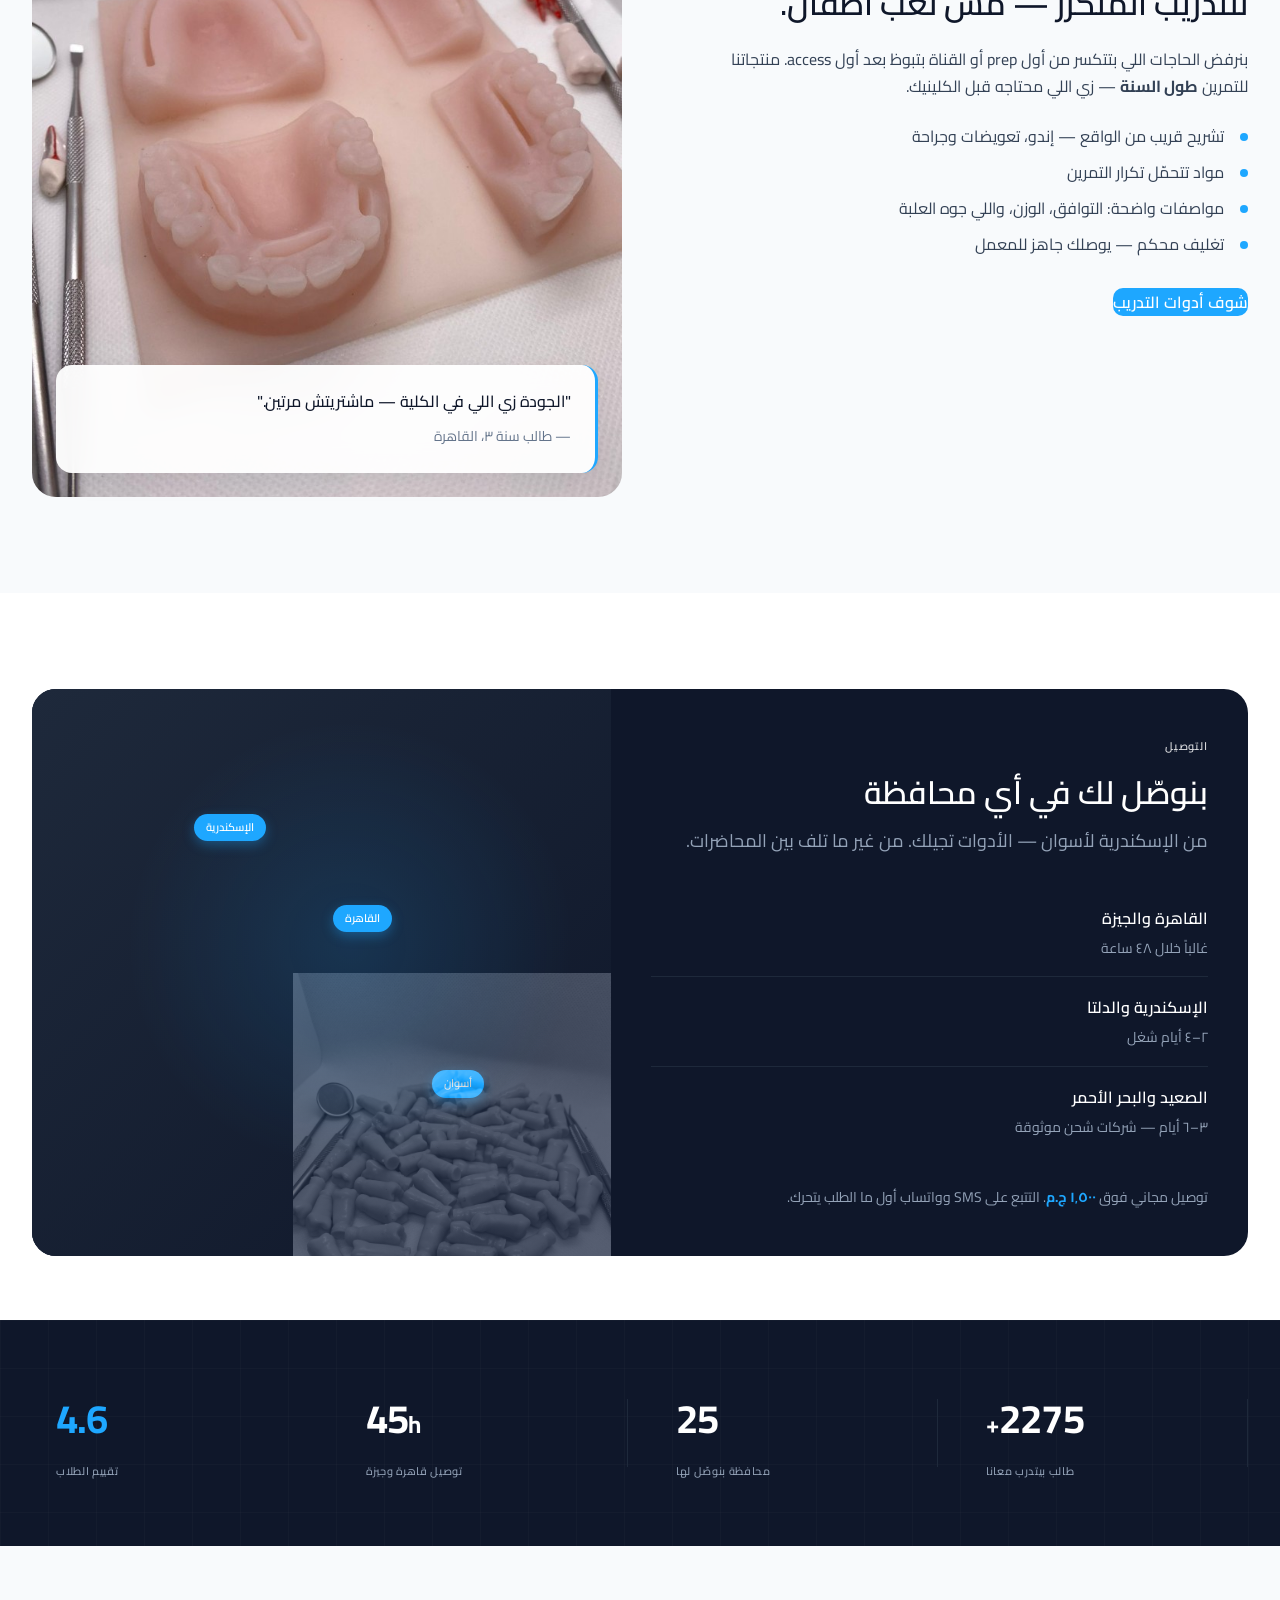
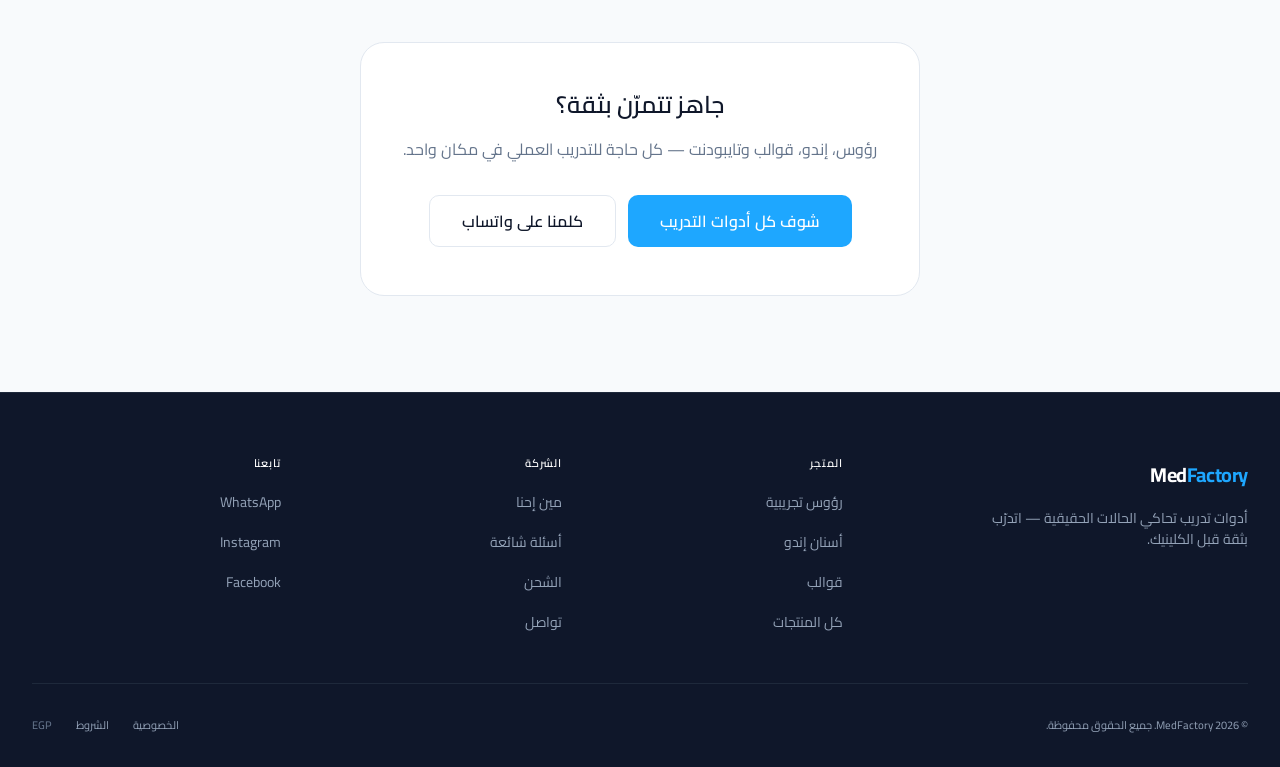
<file: about.html>
<!DOCTYPE html>
<html lang="en">
<head>
  <meta charset="UTF-8">
  <meta name="viewport" content="width=device-width, initial-scale=1.0">
  <meta name="description" content="About MedFactory — We help dental students in Egypt build practical skills through realistic training products. Our story, mission, and commitment to quality.">
  <meta name="keywords" content="MedFactory, dental students Egypt, dental training models, simulation, about us">
  <meta name="author" content="MedFactory">
  <meta name="theme-color" content="#0F172A">
  <meta property="og:title" content="About MedFactory — Dental Training for Students">
  <meta property="og:description" content="Realistic simulation models that help dental students practice with confidence before clinical work.">
  <meta property="og:type" content="website">
  <title>About Us — MedFactory</title>
  <link rel="canonical" href="https://medfactory.eg/about">
  <link rel="preconnect" href="https://fonts.googleapis.com">
  <link rel="preconnect" href="https://fonts.gstatic.com" crossorigin>
  <link href="https://fonts.googleapis.com/css2?family=Inter:wght@400;500;600;700&family=Cairo:wght@400;600;700&display=swap" rel="stylesheet">
  <script src="base-path.js"></script>
  <link rel="stylesheet" href="style.css">
</head>
<body class="header-solid page-about" data-i18n-title="meta.title.about" data-i18n-desc="meta.desc.about">
  <a href="#main" class="skip-link" data-i18n="skip">Skip to main content</a>

  <div class="announcement" role="region" data-i18n-aria="announcement.region">
    <p data-i18n="announcement">Free delivery on training orders over <strong>EGP 1,500</strong> · Ships to students nationwide</p>
    <button class="announcement__close" type="button" data-i18n-aria="announcement.dismiss">&times;</button>
  </div>
  <header class="header is-scrolled" id="header">
    <div class="container header__inner">
      <a href="index.html" class="logo" data-i18n-aria="nav.home">
        <span class="logo__med">Med</span><span class="logo__factory">Factory</span>
      </a>
      <nav class="nav" id="nav" data-i18n-aria="nav.main">
        <ul class="nav__list">
          <li><a href="products.html" data-i18n="nav.shop">Shop</a></li>
          <li><a href="products.html" data-i18n="nav.categories">Categories</a></li>
          <li><a href="about.html" aria-current="page" data-i18n="nav.about">About</a></li>
          <li><a href="contact.html" data-i18n="nav.contact">Contact</a></li>
          <li><a href="contact.html#faq" data-i18n="nav.faq">FAQ</a></li>
        </ul>
      </nav>
      <div class="header__actions">
        <button class="icon-btn" type="button" data-search-open data-i18n-aria="nav.search">
          <svg width="20" height="20" viewBox="0 0 24 24" fill="none" stroke="currentColor" stroke-width="1.5" aria-hidden="true"><circle cx="11" cy="11" r="8"/><path d="m21 21-4.35-4.35"/></svg>
        </button>
        <button class="icon-btn cart-btn" type="button" aria-label="Cart, 0 items">
          <svg width="20" height="20" viewBox="0 0 24 24" fill="none" stroke="currentColor" stroke-width="1.5" aria-hidden="true"><path d="M6 2 3 6v14a2 2 0 0 0 2 2h14a2 2 0 0 0 2-2V6l-3-4Z"/><path d="M3 6h18"/><path d="M16 10a4 4 0 0 1-8 0"/></svg>
          <span class="cart-btn__count" aria-hidden="true">0</span>
        </button>
        <div class="lang-switch" role="group" data-i18n-aria="lang.label">
          <button type="button" class="lang-switch__btn" data-lang="ar" aria-pressed="false">عربي</button>
          <button type="button" class="lang-switch__btn" data-lang="en" aria-pressed="false">EN</button>
        </div>
        <button class="menu-toggle" type="button" aria-expanded="false" aria-controls="nav" data-i18n-aria="nav.menu.open">          <span></span><span></span>
        </button>
      </div>
    </div>
  </header>

  <main id="main">
    <!-- Hero -->
    <section class="about-hero" aria-labelledby="about-hero-title">
      <div class="about-hero__media" aria-hidden="true">
        <img src="images/dummy-head-open.jpg" alt="" width="1600" height="900">
        <div class="about-hero__overlay"></div>
      </div>
      <div class="container about-hero__content reveal">
        <p class="overline overline--light" data-i18n="about.hero.overline">Our story</p>
        <h1 id="about-hero-title" data-i18n="about.hero.title">Training products that prepare you for real patients.</h1>
        <p class="about-hero__lead" data-i18n="about.hero.lead">MedFactory helps dental students across Egypt improve practical skills through realistic, faculty-aligned training tools — before the pressure of clinic begins.</p>
      </div>
    </section>

    <!-- Brand Story -->
    <section class="about-story section" id="story" aria-labelledby="story-heading">
      <div class="container about-story__grid">
        <div class="about-story__visual reveal">
          <div class="about-story__image-main">
            <img src="images/dummy-head-open.jpg" alt="Dental simulation dummy head used for student operative training" width="600" height="750" loading="lazy">
          </div>
          <div class="about-story__image-accent">
            <img src="images/endo-teeth-red-roots.jpg" alt="Endodontic training teeth for dental students" width="280" height="280" loading="lazy">
          </div>
        </div>
        <div class="about-story__copy reveal reveal--delay">
          <p class="overline" data-i18n="about.story.overline">Brand story</p>
          <h2 id="story-heading" data-i18n="about.story.title">Born from the gap between lectures and clinical confidence.</h2>
          <p data-i18n="about.story.p1">Every dental student knows the feeling: you understand the theory, but the first time you prep a tooth or negotiate a canal, everything feels new. The training models matter. And finding the right simulation products shouldn't be another stress.</p>
          <p data-i18n-html="about.story.p2">MedFactory started when we saw students juggling orders — a dummy head from one place, endo teeth from another, casts that didn't match their module needs. We built one destination for <strong>everything practical training requires</strong>, curated for how dental students actually learn.</p>
          <p data-i18n-html="about.story.p3">Today, students from Cairo to Aswan order from MedFactory because we speak their language: semesters, modules, practice lists, and the quiet anxiety before clinical years. We're not a clinic supplier or equipment company. We're built for <em>you</em> — the student who needs to practice.</p>
        </div>      </div>
    </section>

    <!-- Mission & Vision -->
    <section class="about-mv section" aria-labelledby="mv-heading">
      <div class="container">
        <header class="section-header section-header--center reveal">
          <p class="overline" data-i18n="about.mv.overline">Purpose</p>
          <h2 id="mv-heading" data-i18n="about.mv.title">What drives us forward</h2>
        </header>
        <div class="about-mv__grid">
          <article class="about-mv-card reveal">
            <div class="about-mv-card__icon" aria-hidden="true">
              <svg width="28" height="28" viewBox="0 0 24 24" fill="none" stroke="currentColor" stroke-width="1.5"><circle cx="12" cy="12" r="10"/><path d="M12 16v-4M12 8h.01"/></svg>
            </div>
            <h3 data-i18n="about.mv.mission.title">Mission</h3>
            <p data-i18n="about.mv.mission.body">To help every dental student in Egypt build confident clinical skills through realistic, accessible simulation models — supported by honest guidance and reliable delivery.</p>
          </article>
          <article class="about-mv-card about-mv-card--accent reveal reveal--delay">
            <div class="about-mv-card__icon" aria-hidden="true">
              <svg width="28" height="28" viewBox="0 0 24 24" fill="none" stroke="currentColor" stroke-width="1.5"><path d="M2 12s3-7 10-7 10 7 10 7-3 7-10 7-10-7-10-7Z"/><circle cx="12" cy="12" r="3"/></svg>
            </div>
            <h3 data-i18n="about.mv.vision.title">Vision</h3>
            <p data-i18n="about.mv.vision.body">To become the most trusted dental training brand for students across the Arab world — where quality simulation models and student-first support set the standard for pre-clinical excellence.</p>
          </article>
        </div>      </div>
    </section>

    <!-- Why Students Trust Us -->
    <section class="about-trust section" id="trust" aria-labelledby="trust-heading">
      <div class="container">
        <header class="section-header reveal">
          <p class="overline" data-i18n="about.trust.overline">Trust</p>
          <h2 id="trust-heading" data-i18n="about.trust.title">Why students trust MedFactory</h2>
          <p data-i18n="about.trust.sub">Peer recommendations spread fast in student group chats. Here's what earns us that trust.</p>
        </header>
        <div class="about-trust__grid">
          <article class="about-trust-card reveal">
            <span class="about-trust-card__num" aria-hidden="true">01</span>
            <h3 data-i18n="about.trust.1.title">Student-focused curation</h3>
            <p data-i18n="about.trust.1.body">We stock what dental students actually use for simulation practice — not random catalog filler.</p>
          </article>
          <article class="about-trust-card reveal reveal--delay">
            <span class="about-trust-card__num" aria-hidden="true">02</span>
            <h3 data-i18n="about.trust.2.title">Clear model specifications</h3>
            <p data-i18n="about.trust.2.body">Every product lists materials, compatibility, and practice use cases — so you know before you spend.</p>
          </article>
          <article class="about-trust-card reveal reveal--delay-2">
            <span class="about-trust-card__num" aria-hidden="true">03</span>
            <h3 data-i18n="about.trust.3.title">WhatsApp before you buy</h3>
            <p data-i18n="about.trust.3.body">Not sure which training model fits your module? Message us. Real answers, typically within an hour.</p>
          </article>
          <article class="about-trust-card reveal reveal--delay-3">
            <span class="about-trust-card__num" aria-hidden="true">04</span>
            <h3 data-i18n="about.trust.4.title">Students who come back</h3>
            <p data-i18n="about.trust.4.body">2,400+ students supplied. Most orders are repeats — reordering before the next semester.</p>
          </article>
        </div>        <div class="about-trust__strip reveal">
          <img src="images/typodont-flatlay.jpg" alt="" width="200" height="120" loading="lazy">
          <img src="images/dental-casts-kit.jpg" alt="" width="200" height="120" loading="lazy">
          <img src="images/dummy-head-open.jpg" alt="" width="200" height="120" loading="lazy">
          <img src="images/endo-teeth-red-roots.jpg" alt="" width="200" height="120" loading="lazy">
        </div>
      </div>
    </section>

    <!-- Product Quality -->
    <section class="about-quality section" id="quality" aria-labelledby="quality-heading">
      <div class="container about-quality__grid">
        <div class="about-quality__copy reveal">
          <p class="overline" data-i18n="about.quality.overline">Model quality</p>
          <h2 id="quality-heading" data-i18n="about.quality.title">Training-grade simulation. Never novelty toys.</h2>
          <p data-i18n-html="about.quality.p1">We reject cheap models that crack after one prep or lose canal anatomy after a single access. MedFactory products are selected for <strong>repeated student practice</strong> — the standard you need before clinical years.</p>
          <ul class="about-quality__list">
            <li data-i18n="about.quality.l1">Realistic anatomy for endo, prostho, and simulation practice</li>
            <li data-i18n="about.quality.l2">Materials tested for durability under student practice conditions</li>
            <li data-i18n="about.quality.l3">Clear specs — compatibility, weight, and included items</li>
            <li data-i18n="about.quality.l4">Careful packaging so models arrive practice-ready</li>
          </ul>
          <a href="products.html" class="btn btn--primary" data-i18n="about.quality.cta">Explore training models</a>
        </div>
        <div class="about-quality__visual reveal reveal--delay">
          <div class="about-quality__frame">
            <img src="images/dental-casts-kit.jpg" alt="" width="700" height="875" loading="lazy">
          </div>
          <blockquote class="about-quality__quote">
            <p data-i18n="about.quality.quote">"The quality matched our faculty training — I didn't have to buy twice."</p>
            <cite data-i18n="about.quality.quoteCite">— Year 3 student, Cairo University</cite>
          </blockquote>
        </div>      </div>
    </section>

    <!-- Shipping Across Egypt -->
    <section class="about-shipping section" aria-labelledby="shipping-heading">
      <div class="container">
        <div class="about-shipping__card reveal">
          <div class="about-shipping__content">
            <p class="overline overline--light" data-i18n="about.shipping.overline">Nationwide delivery</p>
            <h2 id="shipping-heading" data-i18n="about.shipping.title">Training models delivered across Egypt</h2>
            <p class="about-shipping__lead" data-i18n="about.shipping.lead">From Alexandria to Aswan — your simulation models come to you. No hunting between classes.</p>
            <ul class="about-shipping__timeline">
              <li>
                <strong data-i18n="about.shipping.cairo">Cairo &amp; Giza</strong>
                <span data-i18n="about.shipping.cairoTime">48-hour average delivery</span>
              </li>
              <li>
                <strong data-i18n="about.shipping.delta">Alexandria &amp; Delta</strong>
                <span data-i18n="about.shipping.deltaTime">2–4 business days</span>
              </li>
              <li>
                <strong data-i18n="about.shipping.upper">Upper Egypt &amp; Red Sea</strong>
                <span data-i18n="about.shipping.upperTime">3–6 business days via trusted carriers</span>
              </li>
            </ul>
            <p class="about-shipping__note" data-i18n-html="about.shipping.note">Free delivery on orders over <strong>EGP 1,500</strong>. Tracking shared by SMS and WhatsApp when your order ships.</p>          </div>
          <div class="about-shipping__visual" aria-hidden="true">
            <div class="about-shipping__map">
              <span class="about-shipping__pin about-shipping__pin--1" data-i18n="about.shipping.pin.cairo">Cairo</span>
              <span class="about-shipping__pin about-shipping__pin--2" data-i18n="about.shipping.pin.alex">Alexandria</span>
              <span class="about-shipping__pin about-shipping__pin--3" data-i18n="about.shipping.pin.aswan">Aswan</span>
            </div>
            <img src="images/endo-teeth-bulk.jpg" alt="" width="400" height="300" loading="lazy">
          </div>
        </div>
      </div>
    </section>

    <!-- Stats -->
    <section class="stats" data-i18n-aria="stats.about">
      <div class="container stats__grid">
        <div class="stat reveal">
          <span class="stat__number" data-count="2400">0</span><span class="stat__suffix">+</span>
          <span class="stat__label" data-i18n="about.stats.students">Students training with us</span>
        </div>
        <div class="stat reveal reveal--delay">
          <span class="stat__number" data-count="27">0</span>
          <span class="stat__label" data-i18n="about.stats.govs">Governorates served</span>
        </div>
        <div class="stat reveal reveal--delay-2">
          <span class="stat__number" data-count="48">0</span><span class="stat__suffix">h</span>
          <span class="stat__label" data-i18n="about.stats.delivery">Cairo &amp; Giza delivery</span>
        </div>
        <div class="stat stat--highlight reveal reveal--delay-3">
          <span class="stat__number" data-count="4.9" data-decimal="1">0</span>
          <span class="stat__label" data-i18n="about.stats.rating">Student rating</span>        </div>
      </div>
    </section>

    <!-- CTA -->
    <section class="about-cta section">
      <div class="container">
        <div class="about-cta__inner reveal">
          <h2 data-i18n="about.cta.title">Ready to practice with confidence?</h2>
          <p data-i18n="about.cta.sub">Browse dummy heads, endo teeth, casts, and typodonts — everything for student simulation in one place.</p>
          <div class="about-cta__buttons">
            <a href="products.html" class="btn btn--primary btn--lg" data-i18n="btn.shopAll">Shop all training models</a>
            <a href="https://wa.me/201000000000?text=Hi%20MedFactory%2C%20I%27d%20like%20to%20learn%20more%20about%20your%20products." class="btn btn--ghost btn--lg" target="_blank" rel="noopener noreferrer" data-i18n="btn.whatsapp">Chat on WhatsApp</a>
          </div>        </div>
      </div>
    </section>
  </main>

  <footer class="footer">
    <div class="container">
      <div class="footer__grid">
        <div class="footer__brand">
          <a href="index.html" class="logo logo--light" data-i18n-aria="nav.home">
            <span class="logo__med">Med</span><span class="logo__factory">Factory</span>
          </a>
          <p data-i18n="footer.tagline">Realistic dental training models for students — practice safely before clinical work.</p>
        </div>
        <nav class="footer__col" data-i18n-aria="footer.shopNav">
          <h3 data-i18n="footer.shop">Shop</h3>
          <ul>
            <li><a href="products.html?category=dummy-heads" data-i18n="products.filter.dummy">Dummy Heads</a></li>
            <li><a href="products.html?category=endo-teeth" data-i18n="products.filter.endo">Endo Teeth</a></li>
            <li><a href="products.html?category=dental-casts" data-i18n="products.filter.casts">Dental Casts</a></li>
            <li><a href="products.html" data-i18n="products.filter.all">All models</a></li>
          </ul>
        </nav>
        <nav class="footer__col" data-i18n-aria="footer.companyNav">
          <h3 data-i18n="footer.company">Company</h3>
          <ul>
            <li><a href="about.html" data-i18n="nav.about">About</a></li>
            <li><a href="contact.html#faq" data-i18n="nav.faq">FAQ</a></li>
            <li><a href="contact.html#location" data-i18n="footer.shipping">Shipping</a></li>
            <li><a href="contact.html" data-i18n="nav.contact">Contact</a></li>
          </ul>
        </nav>
        <nav class="footer__col" data-i18n-aria="footer.connectNav">
          <h3 data-i18n="footer.connect">Connect</h3>
          <ul>
            <li><a href="https://wa.me/201000000000" target="_blank" rel="noopener noreferrer">WhatsApp</a></li>
            <li><a href="#">Instagram</a></li>
            <li><a href="#">Facebook</a></li>
          </ul>
        </nav>
      </div>
      <div class="footer__bottom">
        <p>&copy; 2026 MedFactory. <span data-i18n="footer.rights">All rights reserved.</span></p>
        <div class="footer__legal">
          <a href="#" data-i18n="footer.privacy">Privacy</a>
          <a href="#" data-i18n="footer.terms">Terms</a>
          <span class="footer__currency" data-i18n-aria="footer.currency">EGP</span>
        </div>
      </div>    </div>
  </footer>

  <div class="toast" id="toast" role="status" aria-live="polite" aria-atomic="true" hidden>
    <span id="toast-message">Added to cart</span>
  </div>

  <script src="i18n.js"></script>
  <script src="theme.js"></script>
  <script src="common.js"></script>
  <script src="about.js"></script>
</body>
</html>
</file>
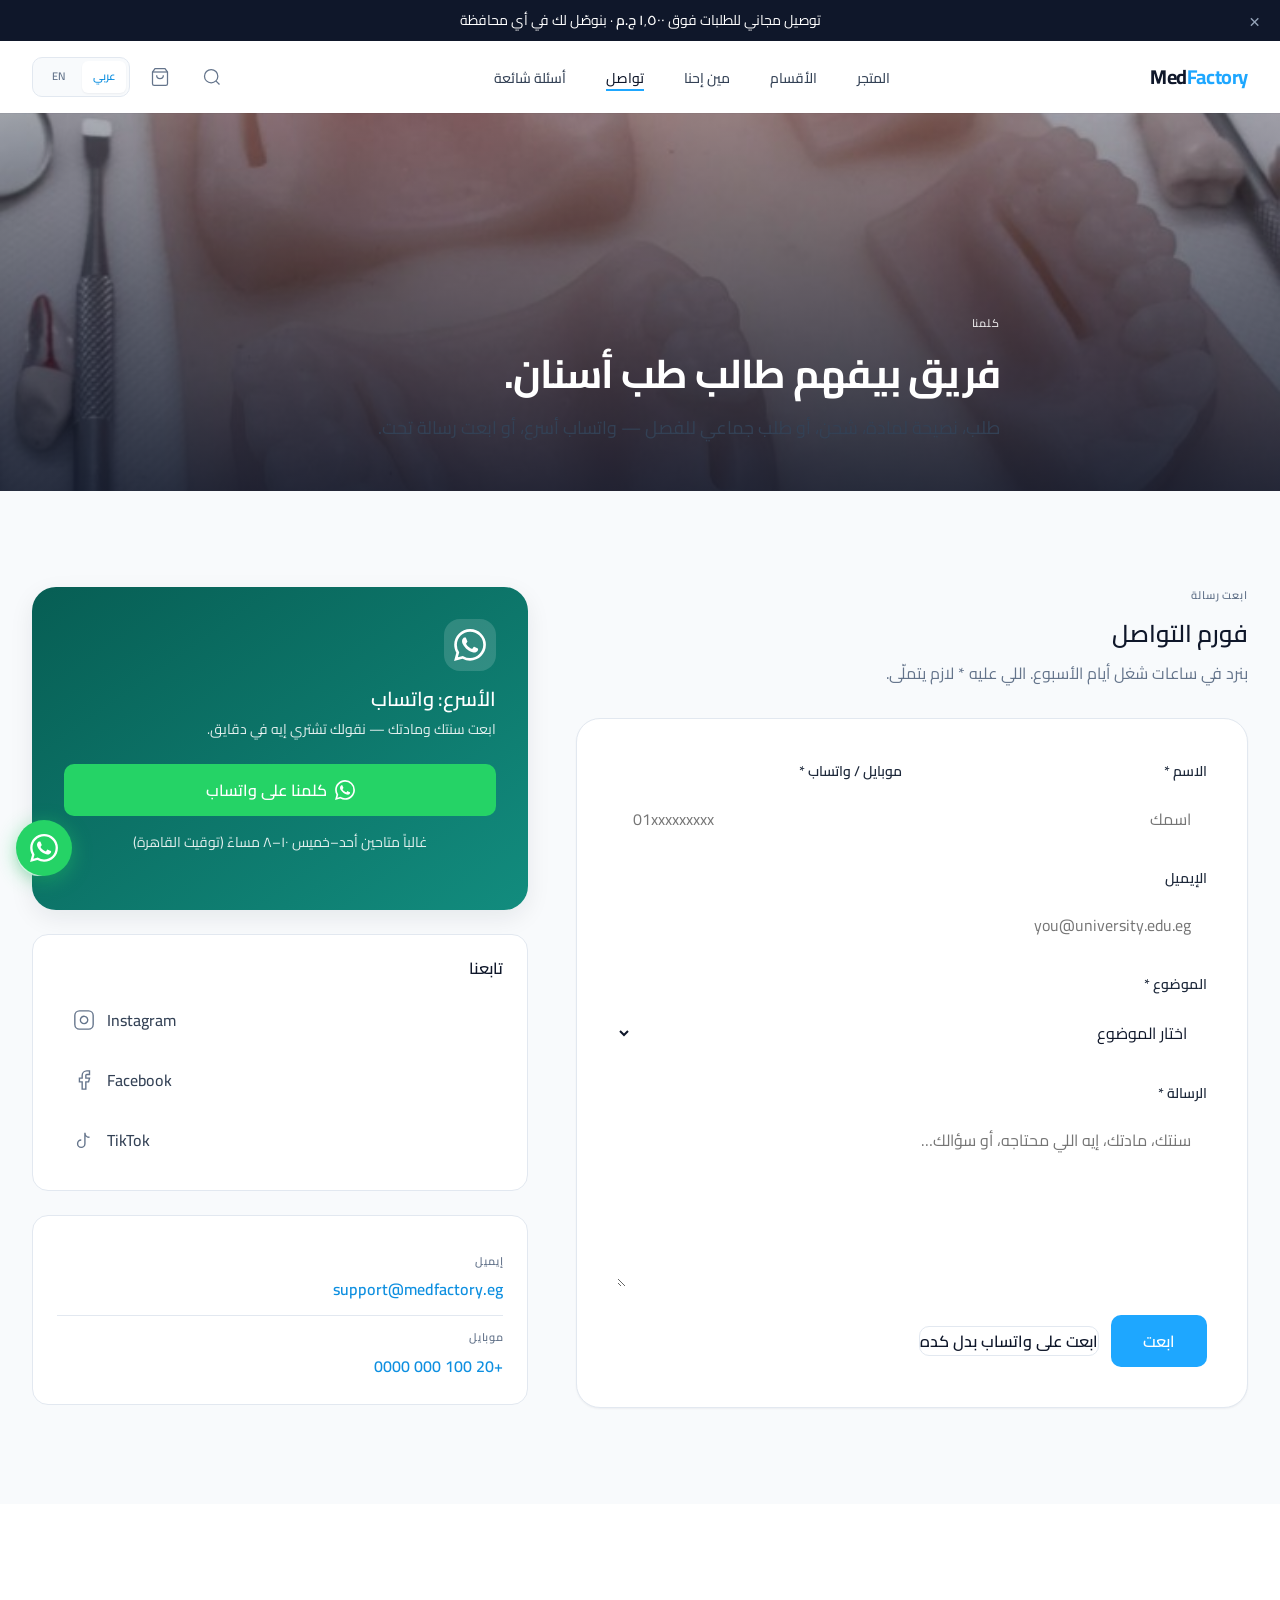
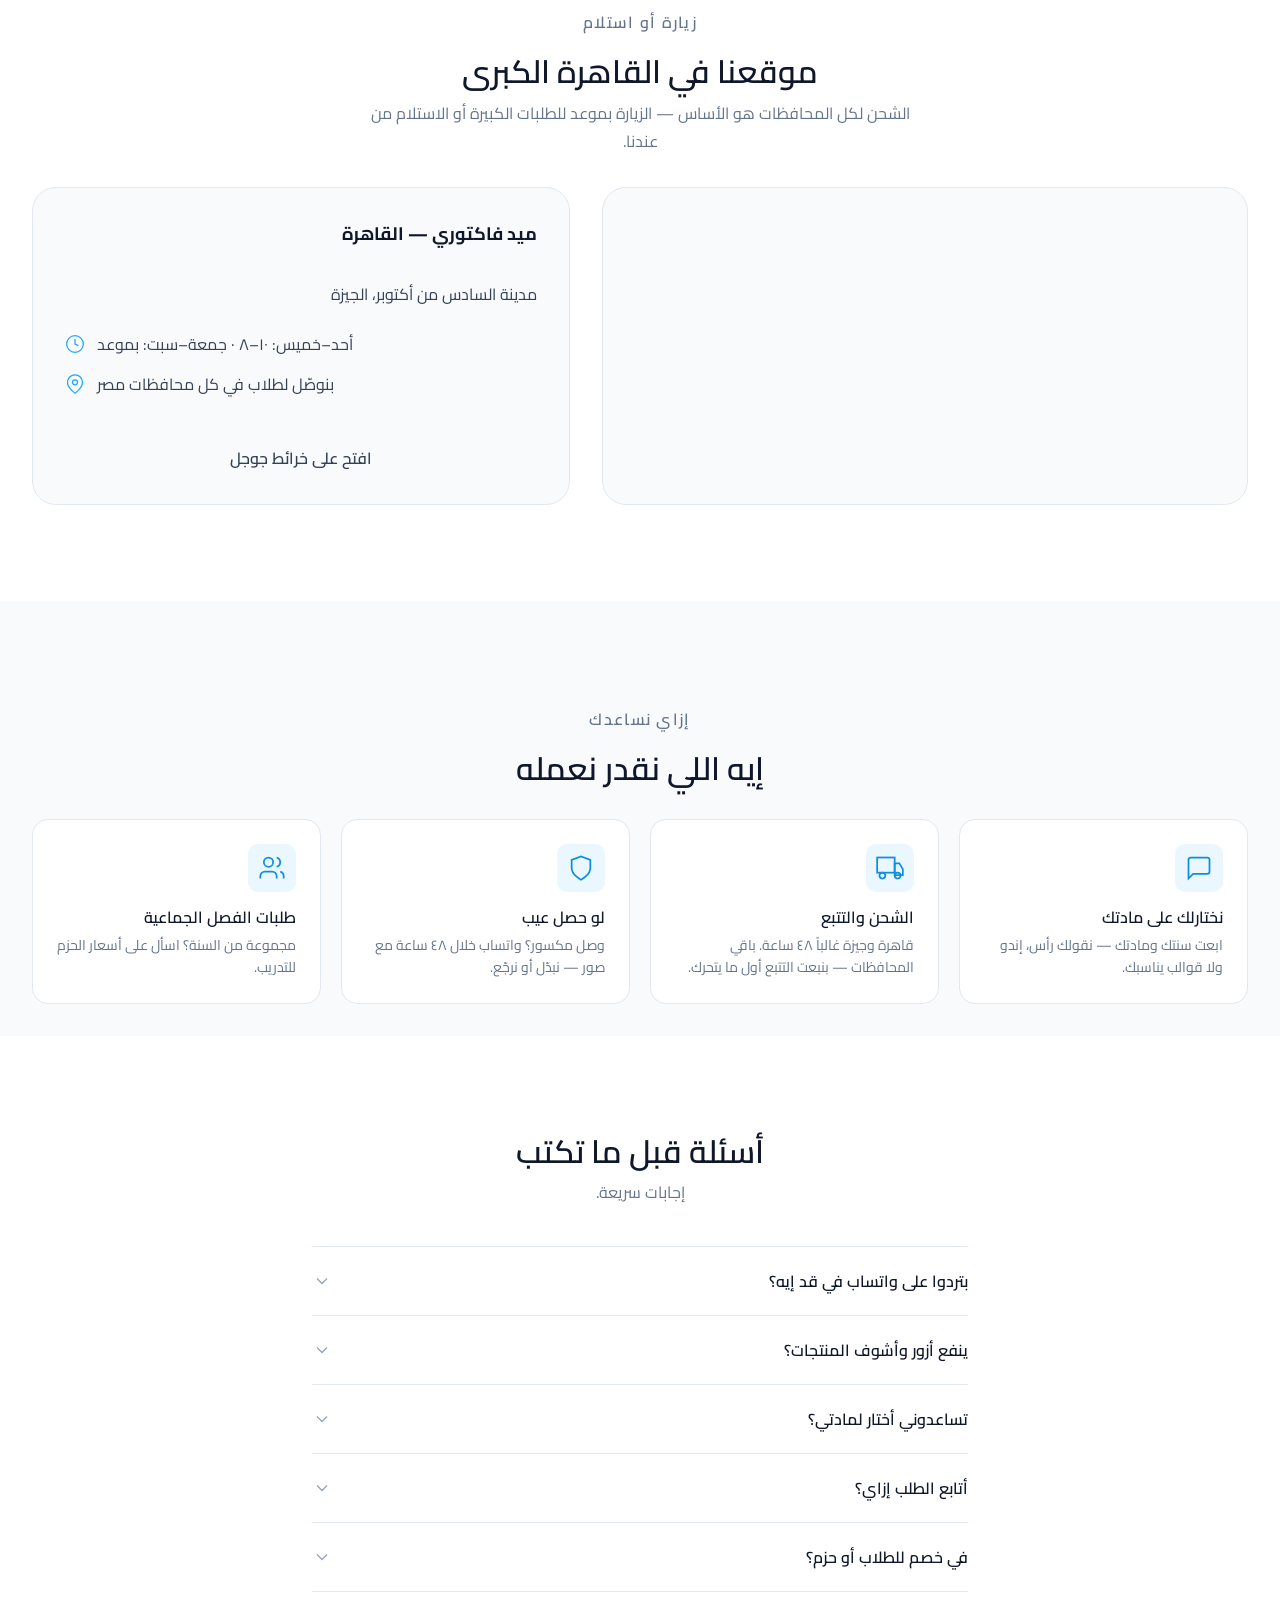
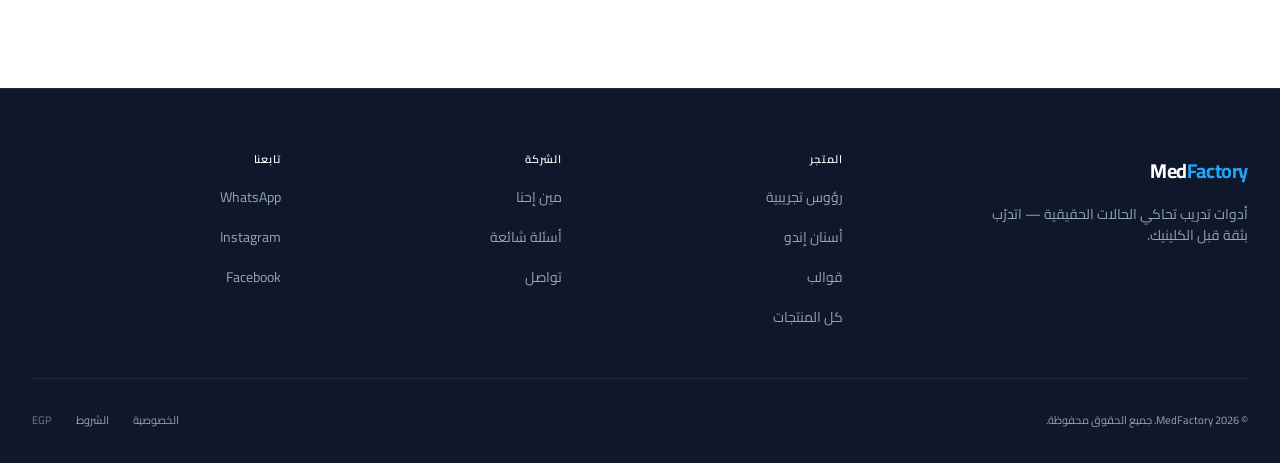
<file: contact.html>
<!DOCTYPE html>
<html lang="en">
<head>
  <meta charset="UTF-8">
  <meta name="viewport" content="width=device-width, initial-scale=1.0">
  <meta name="description" content="Contact MedFactory — WhatsApp support, product guidance, and nationwide shipping for dental students in Egypt.">
  <meta name="keywords" content="MedFactory contact, dental training models Egypt, WhatsApp order">
  <meta name="author" content="MedFactory">
  <meta name="theme-color" content="#0F172A">
  <meta property="og:title" content="Contact MedFactory">
  <meta property="og:description" content="Message our team for training model advice, orders, and student support.">
  <meta property="og:type" content="website">
  <title>Contact — MedFactory</title>
  <link rel="canonical" href="https://medfactory.eg/contact">
  <link rel="preconnect" href="https://fonts.googleapis.com">
  <link rel="preconnect" href="https://fonts.gstatic.com" crossorigin>
  <link href="https://fonts.googleapis.com/css2?family=Inter:wght@400;500;600;700&family=Cairo:wght@400;600;700&display=swap" rel="stylesheet">
  <script src="base-path.js"></script>
  <link rel="stylesheet" href="style.css">
</head>
<body class="header-solid page-contact" data-i18n-title="meta.title.contact" data-i18n-desc="meta.desc.contact">
  <a href="#main" class="skip-link" data-i18n="skip">Skip to main content</a>

  <div class="announcement" role="region" data-i18n-aria="announcement.region">
    <p data-i18n="announcement">Free delivery on training orders over <strong>EGP 1,500</strong> · Ships to students nationwide</p>
    <button class="announcement__close" type="button" data-i18n-aria="announcement.dismiss">&times;</button>
  </div>

  <header class="header is-scrolled" id="header">
    <div class="container header__inner">
      <a href="index.html" class="logo" data-i18n-aria="nav.home">
        <span class="logo__med">Med</span><span class="logo__factory">Factory</span>
      </a>
      <nav class="nav" id="nav" data-i18n-aria="nav.main">
        <ul class="nav__list">
          <li><a href="products.html" data-i18n="nav.shop">Shop</a></li>
          <li><a href="products.html" data-i18n="nav.categories">Categories</a></li>
          <li><a href="about.html" data-i18n="nav.about">About</a></li>
          <li><a href="contact.html" aria-current="page" data-i18n="nav.contact">Contact</a></li>
          <li><a href="contact.html#faq" data-i18n="nav.faq">FAQ</a></li>
        </ul>
      </nav>
      <div class="header__actions">
        <button class="icon-btn" type="button" data-search-open data-i18n-aria="nav.search">
          <svg width="20" height="20" viewBox="0 0 24 24" fill="none" stroke="currentColor" stroke-width="1.5" aria-hidden="true"><circle cx="11" cy="11" r="8"/><path d="m21 21-4.35-4.35"/></svg>
        </button>
        <button class="icon-btn cart-btn" type="button" aria-label="Cart, 0 items">
          <svg width="20" height="20" viewBox="0 0 24 24" fill="none" stroke="currentColor" stroke-width="1.5" aria-hidden="true"><path d="M6 2 3 6v14a2 2 0 0 0 2 2h14a2 2 0 0 0 2-2V6l-3-4Z"/><path d="M3 6h18"/><path d="M16 10a4 4 0 0 1-8 0"/></svg>
          <span class="cart-btn__count" aria-hidden="true">0</span>
        </button>
        <div class="lang-switch" role="group" data-i18n-aria="lang.label">
          <button type="button" class="lang-switch__btn" data-lang="ar">عربي</button>
          <button type="button" class="lang-switch__btn" data-lang="en">EN</button>
        </div>
        <button class="menu-toggle" type="button" aria-expanded="false" aria-controls="nav" aria-label="Open menu" data-i18n-aria="nav.menu.open">
          <span></span><span></span>
        </button>
      </div>
    </div>
  </header>

  <main id="main">
    <!-- Hero -->
    <section class="contact-hero" aria-labelledby="contact-hero-title">
      <div class="contact-hero__media" aria-hidden="true">
        <img src="images/dental-casts-kit.jpg" alt="" width="1600" height="900">
        <div class="contact-hero__overlay"></div>
      </div>
      <div class="container contact-hero__content reveal">
        <p class="overline overline--light" data-i18n="contact.hero.overline">We're here for your lab</p>
        <h1 id="contact-hero-title" data-i18n="contact.hero.title">Talk to a team that speaks dental student.</h1>
        <p class="contact-hero__lead" data-i18n="contact.hero.lead">Orders, product matching, shipping questions, or bulk faculty lists — reach us on WhatsApp for the fastest reply, or send a message below.</p>
      </div>
    </section>

    <!-- Form + Sidebar -->
    <section class="contact-main section" aria-labelledby="contact-form-heading">
      <div class="container contact-main__grid">
        <div class="contact-form-wrap reveal">
          <header class="contact-form-wrap__header">
            <p class="overline" data-i18n="contact.form.overline">Send a message</p>
            <h2 id="contact-form-heading" data-i18n="contact.form.title">Contact form</h2>
            <p data-i18n="contact.form.sub">We typically reply within a few hours during business days. Fields marked * are required.</p>
          </header>

          <form class="contact-form" id="contact-form" novalidate>
            <div class="contact-form__row">
              <div class="form-field">
                <label for="contact-name" data-i18n="contact.form.name">Full name *</label>
                <input type="text" id="contact-name" name="name" required autocomplete="name" data-i18n-placeholder="contact.form.namePh">
              </div>
              <div class="form-field">
                <label for="contact-phone" data-i18n="contact.form.phone">Phone / WhatsApp *</label>
                <input type="tel" id="contact-phone" name="phone" required autocomplete="tel" inputmode="tel" data-i18n-placeholder="contact.form.phonePh">
              </div>
            </div>
            <div class="form-field">
              <label for="contact-email" data-i18n="contact.form.email">Email</label>
              <input type="email" id="contact-email" name="email" autocomplete="email" data-i18n-placeholder="contact.form.emailPh">
            </div>
            <div class="form-field">
              <label for="contact-subject" data-i18n="contact.form.subject">Topic *</label>
              <select id="contact-subject" name="subject" required>
                <option value="" disabled selected data-i18n="contact.form.subjectPh">Select a topic</option>
                <option value="order" data-i18n="contact.form.subjectOrder">Order &amp; checkout</option>
                <option value="product" data-i18n="contact.form.subjectProduct">Product advice</option>
                <option value="shipping" data-i18n="contact.form.subjectShipping">Shipping &amp; delivery</option>
                <option value="bulk" data-i18n="contact.form.subjectBulk">Bulk / faculty order</option>
                <option value="other" data-i18n="contact.form.subjectOther">Other</option>
              </select>
            </div>
            <div class="form-field">
              <label for="contact-message" data-i18n="contact.form.message">Message *</label>
              <textarea id="contact-message" name="message" rows="5" required data-i18n-placeholder="contact.form.messagePh"></textarea>
            </div>
            <p class="contact-form__error" id="contact-form-error" role="alert" hidden></p>
            <div class="contact-form__actions">
              <button type="submit" class="btn btn--primary btn--lg" data-i18n="contact.form.submit">Send message</button>
              <button type="button" class="btn btn--ghost" id="contact-wa-from-form" data-i18n="contact.form.submitWa">Send via WhatsApp instead</button>
            </div>
          </form>
        </div>

        <aside class="contact-aside reveal reveal--delay" data-i18n-aria="contact.aside">
          <!-- WhatsApp CTA -->
          <div class="contact-wa-card">
            <div class="contact-wa-card__icon" aria-hidden="true">
              <svg width="32" height="32" viewBox="0 0 24 24" fill="currentColor"><path d="M17.472 14.382c-.297-.149-1.758-.867-2.03-.967-.273-.099-.471-.148-.67.15-.197.297-.767.966-.94 1.164-.173.199-.347.223-.644.075-.297-.15-1.255-.463-2.39-1.475-.883-.788-1.48-1.761-1.653-2.059-.173-.297-.018-.458.13-.606.134-.133.298-.347.446-.52.149-.174.198-.298.298-.497.099-.198.05-.371-.025-.52-.075-.149-.669-1.612-.916-2.207-.242-.579-.487-.5-.669-.51-.173-.008-.371-.01-.57-.01-.198 0-.52.074-.792.372-.272.297-1.04 1.016-1.04 2.479 0 1.462 1.065 2.875 1.213 3.074.149.198 2.096 3.2 5.077 4.487.709.306 1.262.489 1.694.625.712.227 1.36.195 1.871.118.571-.085 1.758-.719 2.006-1.413.248-.694.248-1.289.173-1.413-.074-.124-.272-.198-.57-.347m-5.421 7.403h-.004a9.87 9.87 0 01-5.031-1.378l-.361-.214-3.741.982.998-3.648-.235-.374a9.86 9.86 0 01-1.51-5.26c.001-5.45 4.436-9.884 9.888-9.884 2.64 0 5.122 1.03 6.988 2.898a9.825 9.825 0 012.893 6.994c-.003 5.45-4.435 9.884-9.885 9.884m8.413-18.297A11.815 11.815 0 0012.05 0C5.495 0 .16 5.335.157 11.892c0 2.096.547 4.142 1.588 5.945L.057 24l6.305-1.654a11.882 11.882 0 005.683 1.448h.005c6.554 0 11.89-5.335 11.89-11.893a11.821 11.821 0 00-3.48-8.413z"/></svg>
            </div>
            <h3 data-i18n="contact.wa.title">Fastest: WhatsApp</h3>
            <p data-i18n="contact.wa.sub">Share your year, faculty, and lab list — we'll recommend the right products in minutes.</p>
            <a href="https://wa.me/201000000000?text=Hi%20MedFactory%2C%20I%20need%20help%20with%20an%20order." class="btn btn--whatsapp btn--lg" id="contact-wa-primary" target="_blank" rel="noopener noreferrer">
              <svg width="20" height="20" viewBox="0 0 24 24" fill="currentColor" aria-hidden="true"><path d="M17.472 14.382c-.297-.149-1.758-.867-2.03-.967-.273-.099-.471-.148-.67.15-.197.297-.767.966-.94 1.164-.173.199-.347.223-.644.075-.297-.15-1.255-.463-2.39-1.475-.883-.788-1.48-1.761-1.653-2.059-.173-.297-.018-.458.13-.606.134-.133.298-.347.446-.52.149-.174.198-.298.298-.497.099-.198.05-.371-.025-.52-.075-.149-.669-1.612-.916-2.207-.242-.579-.487-.5-.669-.51-.173-.008-.371-.01-.57-.01-.198 0-.52.074-.792.372-.272.297-1.04 1.016-1.04 2.479 0 1.462 1.065 2.875 1.213 3.074.149.198 2.096 3.2 5.077 4.487.709.306 1.262.489 1.694.625.712.227 1.36.195 1.871.118.571-.085 1.758-.719 2.006-1.413.248-.694.248-1.289.173-1.413-.074-.124-.272-.198-.57-.347m-5.421 7.403h-.004a9.87 9.87 0 01-5.031-1.378l-.361-.214-3.741.982.998-3.648-.235-.374a9.86 9.86 0 01-1.51-5.26c.001-5.45 4.436-9.884 9.888-9.884 2.64 0 5.122 1.03 6.988 2.898a9.825 9.825 0 012.893 6.994c-.003 5.45-4.435 9.884-9.885 9.884m8.413-18.297A11.815 11.815 0 0012.05 0C5.495 0 .16 5.335.157 11.892c0 2.096.547 4.142 1.588 5.945L.057 24l6.305-1.654a11.882 11.882 0 005.683 1.448h.005c6.554 0 11.89-5.335 11.89-11.893a11.821 11.821 0 00-3.48-8.413z"/></svg>
              <span data-i18n="btn.whatsapp">Chat on WhatsApp</span>
            </a>
            <p class="contact-wa-card__note" data-i18n="contact.wa.hours">Usually online Sun–Thu, 10:00–20:00 Cairo time</p>
          </div>

          <!-- Social -->
          <div class="contact-social">
            <h3 data-i18n="contact.social.title">Follow us</h3>
            <ul class="contact-social__list">
              <li>
                <a href="https://instagram.com/" class="contact-social__link" target="_blank" rel="noopener noreferrer">
                  <svg width="22" height="22" viewBox="0 0 24 24" fill="none" stroke="currentColor" stroke-width="1.5" aria-hidden="true"><rect x="2" y="2" width="20" height="20" rx="5"/><path d="M16 11.37A4 4 0 1 1 12.63 8 4 4 0 0 1 16 11.37z"/><path d="M17.5 6.5h.01"/></svg>
                  <span>Instagram</span>
                </a>
              </li>
              <li>
                <a href="https://facebook.com/" class="contact-social__link" target="_blank" rel="noopener noreferrer">
                  <svg width="22" height="22" viewBox="0 0 24 24" fill="none" stroke="currentColor" stroke-width="1.5" aria-hidden="true"><path d="M18 2h-3a5 5 0 0 0-5 5v3H7v4h3v8h4v-8h3l1-4h-4V7a1 1 0 0 1 1-1h3z"/></svg>
                  <span>Facebook</span>
                </a>
              </li>
              <li>
                <a href="https://tiktok.com/" class="contact-social__link" target="_blank" rel="noopener noreferrer">
                  <svg width="22" height="22" viewBox="0 0 24 24" fill="none" stroke="currentColor" stroke-width="1.5" aria-hidden="true"><path d="M9 12a4 4 0 1 0 4 4V4a5 5 0 0 0 5 5"/></svg>
                  <span>TikTok</span>
                </a>
              </li>
            </ul>
          </div>

          <!-- Quick support cards -->
          <ul class="contact-quick">
            <li class="contact-quick__item">
              <span class="contact-quick__label" data-i18n="contact.quick.email">Email</span>
              <a href="mailto:support@medfactory.eg">support@medfactory.eg</a>
            </li>
            <li class="contact-quick__item">
              <span class="contact-quick__label" data-i18n="contact.quick.phone">Phone</span>
              <a href="tel:+201000000000">+20 100 000 0000</a>
            </li>
          </ul>
        </aside>
      </div>
    </section>

    <!-- Location -->
    <section class="contact-location section" id="location" aria-labelledby="location-heading">
      <div class="container">
        <header class="section-header section-header--center reveal">
          <p class="overline" data-i18n="contact.location.overline">Visit &amp; pickup</p>
          <h2 id="location-heading" data-i18n="contact.location.title">Our location in Greater Cairo</h2>
          <p data-i18n="contact.location.sub">Nationwide delivery is our main channel — visit by appointment for bulk faculty orders or local pickup.</p>
        </header>
        <div class="contact-location__grid reveal">
          <div class="contact-location__map" aria-hidden="true">
            <iframe
              title="MedFactory location on map"
              src="https://www.openstreetmap.org/export/embed.html?bbox=31.22%2C30.01%2C31.28%2C30.07&amp;layer=mapnik&amp;marker=30.0444%2C31.2357"
              loading="lazy"
              referrerpolicy="no-referrer-when-downgrade"></iframe>
          </div>
          <div class="contact-location__details">
            <address class="contact-location__address">
              <strong data-i18n="contact.location.name">MedFactory — Cairo Hub</strong><br>
              <span data-i18n="contact.location.address">6th of October City, Giza Governorate, Egypt</span>
            </address>
            <ul class="contact-location__meta">
              <li>
                <svg width="20" height="20" viewBox="0 0 24 24" fill="none" stroke="currentColor" stroke-width="1.5" aria-hidden="true"><circle cx="12" cy="12" r="10"/><path d="M12 6v6l4 2"/></svg>
                <span data-i18n="contact.location.hours">Sun–Thu: 10:00 – 20:00 · Fri–Sat: by appointment</span>
              </li>
              <li>
                <svg width="20" height="20" viewBox="0 0 24 24" fill="none" stroke="currentColor" stroke-width="1.5" aria-hidden="true"><path d="M21 10c0 7-9 13-9 13s-9-6-9-13a9 9 0 0 1 18 0z"/><circle cx="12" cy="10" r="3"/></svg>
                <span data-i18n="contact.location.zone">Serving all governorates across Egypt</span>
              </li>
            </ul>
            <a href="https://maps.google.com/?q=30.0444,31.2357" class="btn btn--secondary" target="_blank" rel="noopener noreferrer" data-i18n="contact.location.maps">Open in Google Maps</a>
          </div>
        </div>
      </div>
    </section>

    <!-- Support information -->
    <section class="contact-support section" aria-labelledby="support-heading">
      <div class="container">
        <header class="section-header section-header--center reveal">
          <p class="overline" data-i18n="contact.support.overline">Student support</p>
          <h2 id="support-heading" data-i18n="contact.support.title">How we help you</h2>
        </header>
        <div class="contact-support__grid">
          <article class="contact-support-card reveal">
            <div class="contact-support-card__icon" aria-hidden="true">
              <svg width="28" height="28" viewBox="0 0 24 24" fill="none" stroke="currentColor" stroke-width="1.5"><path d="M21 15a2 2 0 0 1-2 2H7l-4 4V5a2 2 0 0 1 2-2h14a2 2 0 0 1 2 2z"/></svg>
            </div>
            <h3 data-i18n="contact.support.1.title">Product matching</h3>
            <p data-i18n="contact.support.1.body">Send your year, faculty, and module — we'll map your lab list to the right dummy heads, endo teeth, or casts.</p>
          </article>
          <article class="contact-support-card reveal reveal--delay">
            <div class="contact-support-card__icon" aria-hidden="true">
              <svg width="28" height="28" viewBox="0 0 24 24" fill="none" stroke="currentColor" stroke-width="1.5"><rect x="1" y="3" width="15" height="13"/><path d="M16 8h4l3 5v5h-7V8z"/><circle cx="5.5" cy="18.5" r="2.5"/><circle cx="18.5" cy="18.5" r="2.5"/></svg>
            </div>
            <h3 data-i18n="contact.support.2.title">Shipping &amp; tracking</h3>
            <p data-i18n="contact.support.2.body">Cairo &amp; Giza typically 48h. Other governorates via trusted carriers — we'll share tracking once your order ships.</p>
          </article>
          <article class="contact-support-card reveal reveal--delay-2">
            <div class="contact-support-card__icon" aria-hidden="true">
              <svg width="28" height="28" viewBox="0 0 24 24" fill="none" stroke="currentColor" stroke-width="1.5"><path d="M12 22s8-4 8-10V5l-8-3-8 3v7c0 6 8 10 8 10z"/></svg>
            </div>
            <h3 data-i18n="contact.support.3.title">Quality guarantee</h3>
            <p data-i18n="contact.support.3.body">Damaged on arrival? WhatsApp us within 48 hours with photos — replacement or refund for verified issues.</p>
          </article>
          <article class="contact-support-card reveal">
            <div class="contact-support-card__icon" aria-hidden="true">
              <svg width="28" height="28" viewBox="0 0 24 24" fill="none" stroke="currentColor" stroke-width="1.5"><path d="M16 21v-2a4 4 0 0 0-4-4H6a4 4 0 0 0-4 4v2"/><circle cx="9" cy="7" r="4"/><path d="M22 21v-2a4 4 0 0 0-3-3.87M16 3.13a4 4 0 0 1 0 7.75"/></svg>
            </div>
            <h3 data-i18n="contact.support.4.title">Bulk &amp; faculty orders</h3>
            <p data-i18n="contact.support.4.body">Departments and student unions — ask for volume pricing and consolidated invoices for lab semesters.</p>
          </article>
        </div>
      </div>
    </section>

    <!-- FAQ -->
    <section class="faq section" id="faq" aria-labelledby="contact-faq-heading">
      <div class="container faq__wrap">
        <header class="section-header section-header--center reveal">
          <h2 id="contact-faq-heading" data-i18n="contact.faq.title">Contact FAQ</h2>
          <p data-i18n="contact.faq.sub">Quick answers before you reach out.</p>
        </header>

        <div class="faq__list reveal" role="list">
          <div class="faq-item" role="listitem">
            <button class="faq-item__trigger" type="button" aria-expanded="false" id="cfaq-1-btn" aria-controls="cfaq-1-panel">
              <span data-i18n="contact.faq.1.q">How fast do you reply on WhatsApp?</span>
              <svg class="faq-item__chevron" width="20" height="20" viewBox="0 0 24 24" fill="none" stroke="currentColor" stroke-width="1.5" aria-hidden="true"><path d="m6 9 6 6 6-6"/></svg>
            </button>
            <div class="faq-item__panel" id="cfaq-1-panel" role="region" aria-labelledby="cfaq-1-btn" hidden>
              <p data-i18n="contact.faq.1.a">During Sun–Thu business hours we usually respond within 1–2 hours. Evenings and weekends may take longer — your message is always queued.</p>
            </div>
          </div>
          <div class="faq-item" role="listitem">
            <button class="faq-item__trigger" type="button" aria-expanded="false" id="cfaq-2-btn" aria-controls="cfaq-2-panel">
              <span data-i18n="contact.faq.2.q">Can I visit your warehouse?</span>
              <svg class="faq-item__chevron" width="20" height="20" viewBox="0 0 24 24" fill="none" stroke="currentColor" stroke-width="1.5" aria-hidden="true"><path d="m6 9 6 6 6-6"/></svg>
            </button>
            <div class="faq-item__panel" id="cfaq-2-panel" role="region" aria-labelledby="cfaq-2-btn" hidden>
              <p data-i18n="contact.faq.2.a">Yes, by appointment. Message us on WhatsApp with your preferred date — especially helpful for bulk pickups or inspecting dummy heads before a faculty order.</p>
            </div>
          </div>
          <div class="faq-item" role="listitem">
            <button class="faq-item__trigger" type="button" aria-expanded="false" id="cfaq-3-btn" aria-controls="cfaq-3-panel">
              <span data-i18n="contact.faq.3.q">Will you help me choose products for my faculty?</span>
              <svg class="faq-item__chevron" width="20" height="20" viewBox="0 0 24 24" fill="none" stroke="currentColor" stroke-width="1.5" aria-hidden="true"><path d="m6 9 6 6 6-6"/></svg>
            </button>
            <div class="faq-item__panel" id="cfaq-3-panel" role="region" aria-labelledby="cfaq-3-btn" hidden>
              <p data-i18n="contact.faq.3.a">Absolutely. Share your year, university, and current module (operative, endo, prosthodontics). We'll recommend a starter kit or individual items that match typical Egyptian dental school lab lists.</p>
            </div>
          </div>
          <div class="faq-item" role="listitem">
            <button class="faq-item__trigger" type="button" aria-expanded="false" id="cfaq-4-btn" aria-controls="cfaq-4-panel">
              <span data-i18n="contact.faq.4.q">How do I track my order?</span>
              <svg class="faq-item__chevron" width="20" height="20" viewBox="0 0 24 24" fill="none" stroke="currentColor" stroke-width="1.5" aria-hidden="true"><path d="m6 9 6 6 6-6"/></svg>
            </button>
            <div class="faq-item__panel" id="cfaq-4-panel" role="region" aria-labelledby="cfaq-4-btn" hidden>
              <p data-i18n="contact.faq.4.a">After dispatch we send tracking via SMS and WhatsApp. You can also reply to your order confirmation message anytime for a status update.</p>
            </div>
          </div>
          <div class="faq-item" role="listitem">
            <button class="faq-item__trigger" type="button" aria-expanded="false" id="cfaq-5-btn" aria-controls="cfaq-5-panel">
              <span data-i18n="contact.faq.5.q">Do you offer student discounts or bulk pricing?</span>
              <svg class="faq-item__chevron" width="20" height="20" viewBox="0 0 24 24" fill="none" stroke="currentColor" stroke-width="1.5" aria-hidden="true"><path d="m6 9 6 6 6-6"/></svg>
            </button>
            <div class="faq-item__panel" id="cfaq-5-panel" role="region" aria-labelledby="cfaq-5-btn" hidden>
              <p data-i18n="contact.faq.5.a">Semester bundles and faculty-volume orders qualify for special rates. Contact us with quantities — we'll send a custom quote within one business day.</p>
            </div>
          </div>
        </div>
      </div>
    </section>
  </main>

  <footer class="footer">
    <div class="container">
      <div class="footer__grid">
        <div class="footer__brand">
          <a href="index.html" class="logo logo--light" data-i18n-aria="nav.home">
            <span class="logo__med">Med</span><span class="logo__factory">Factory</span>
          </a>
          <p data-i18n="footer.tagline">Everything a dental student needs for practical training in one place.</p>
        </div>
        <nav class="footer__col" data-i18n-aria="footer.shopNav">
          <h3 data-i18n="footer.shop">Shop</h3>
          <ul>
            <li><a href="products.html?category=dummy-heads" data-i18n="products.filter.dummy">Dummy Heads</a></li>
            <li><a href="products.html?category=endo-teeth" data-i18n="products.filter.endo">Endo Teeth</a></li>
            <li><a href="products.html?category=dental-casts" data-i18n="products.filter.casts">Dental Casts</a></li>
            <li><a href="products.html" data-i18n="products.filter.all">All products</a></li>
          </ul>
        </nav>
        <nav class="footer__col" data-i18n-aria="footer.companyNav">
          <h3 data-i18n="footer.company">Company</h3>
          <ul>
            <li><a href="about.html" data-i18n="nav.about">About</a></li>
            <li><a href="contact.html#faq" data-i18n="nav.faq">FAQ</a></li>
            <li><a href="contact.html" data-i18n="nav.contact">Contact</a></li>
          </ul>
        </nav>
        <nav class="footer__col" data-i18n-aria="footer.connectNav">
          <h3 data-i18n="footer.connect">Connect</h3>
          <ul>
            <li><a href="https://wa.me/201000000000" target="_blank" rel="noopener noreferrer">WhatsApp</a></li>
            <li><a href="https://instagram.com/" target="_blank" rel="noopener noreferrer">Instagram</a></li>
            <li><a href="https://facebook.com/" target="_blank" rel="noopener noreferrer">Facebook</a></li>
          </ul>
        </nav>
      </div>
      <div class="footer__bottom">
        <p>&copy; 2026 MedFactory. <span data-i18n="footer.rights">All rights reserved.</span></p>
        <div class="footer__legal">
          <a href="#" data-i18n="footer.privacy">Privacy</a>
          <a href="#" data-i18n="footer.terms">Terms</a>
          <span class="footer__currency" data-i18n-aria="footer.currency">EGP</span>
        </div>
      </div>
    </div>
  </footer>

  <div class="toast" id="toast" role="status" aria-live="polite" aria-atomic="true" hidden>
    <span id="toast-message">Message sent</span>
  </div>

  <script src="i18n.js"></script>
  <script src="theme.js"></script>
  <script src="common.js"></script>
  <script src="contact.js"></script>
</body>
</html>
</file>
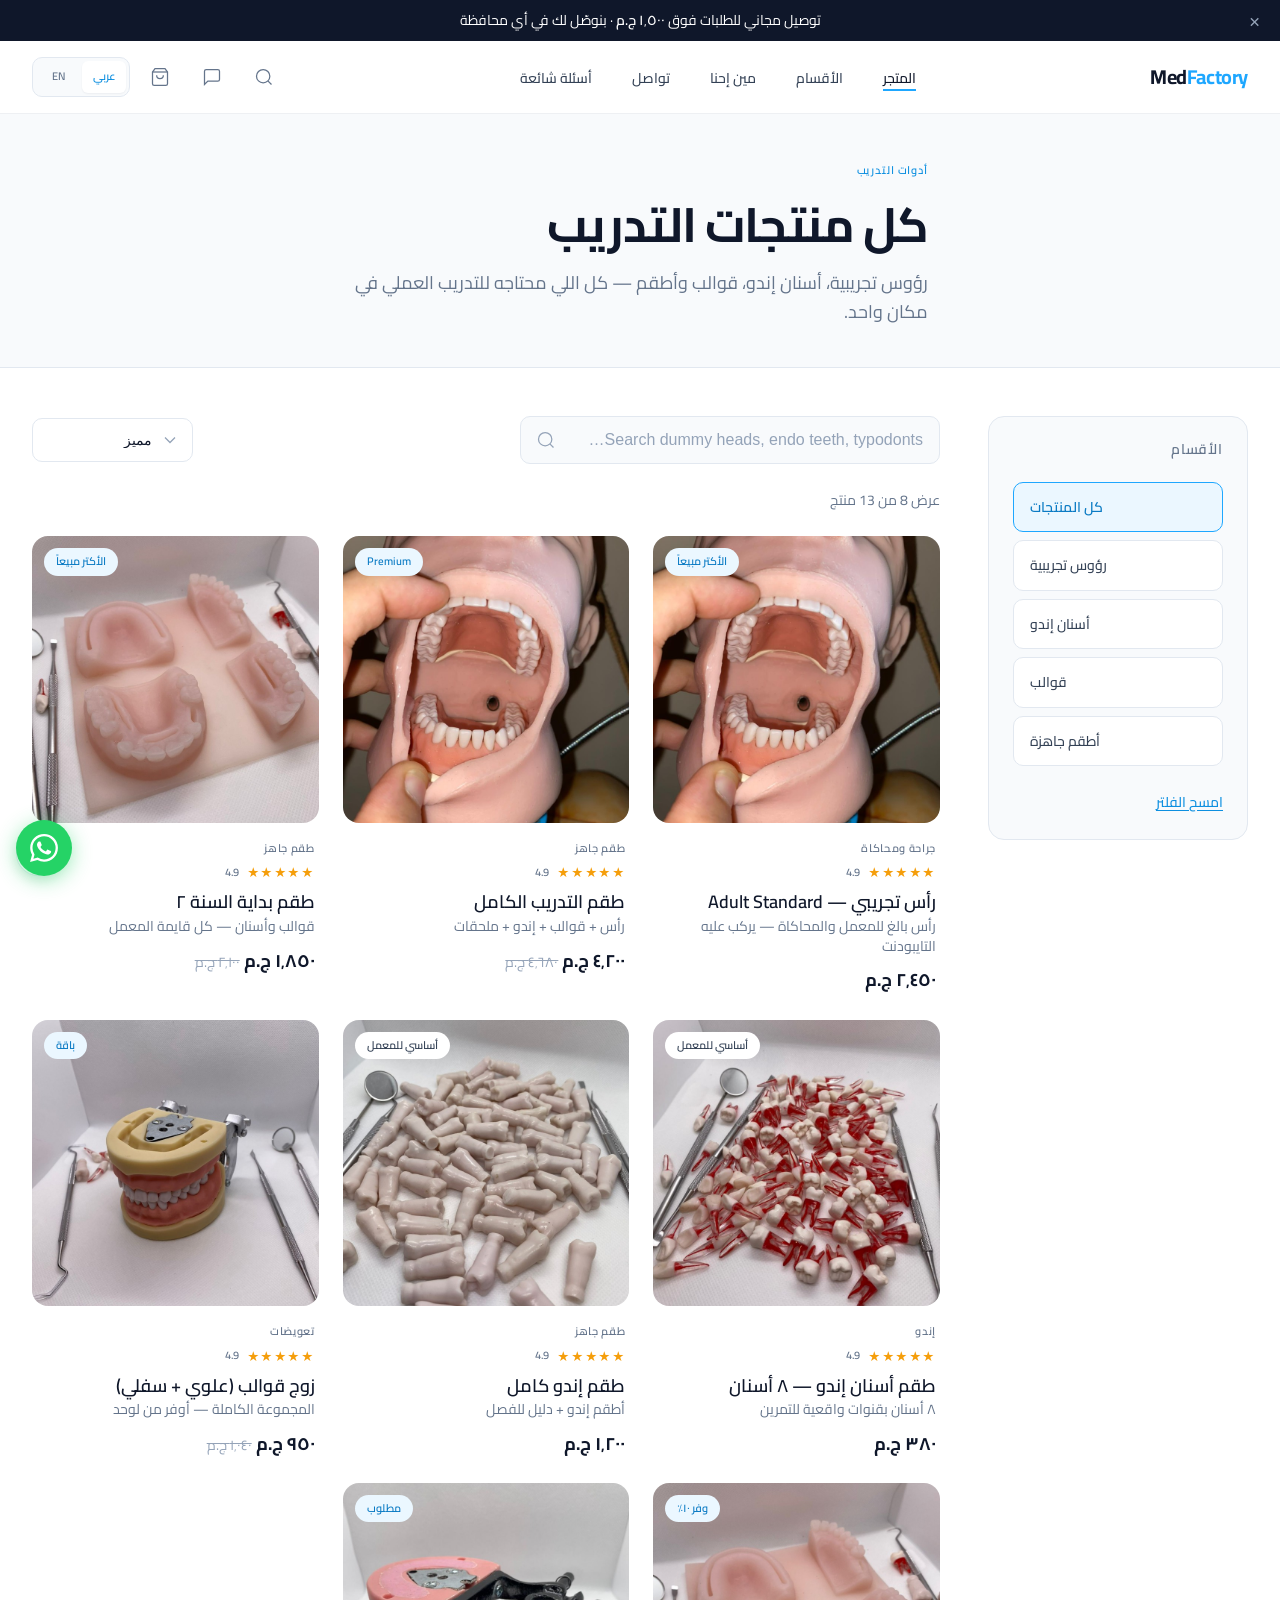
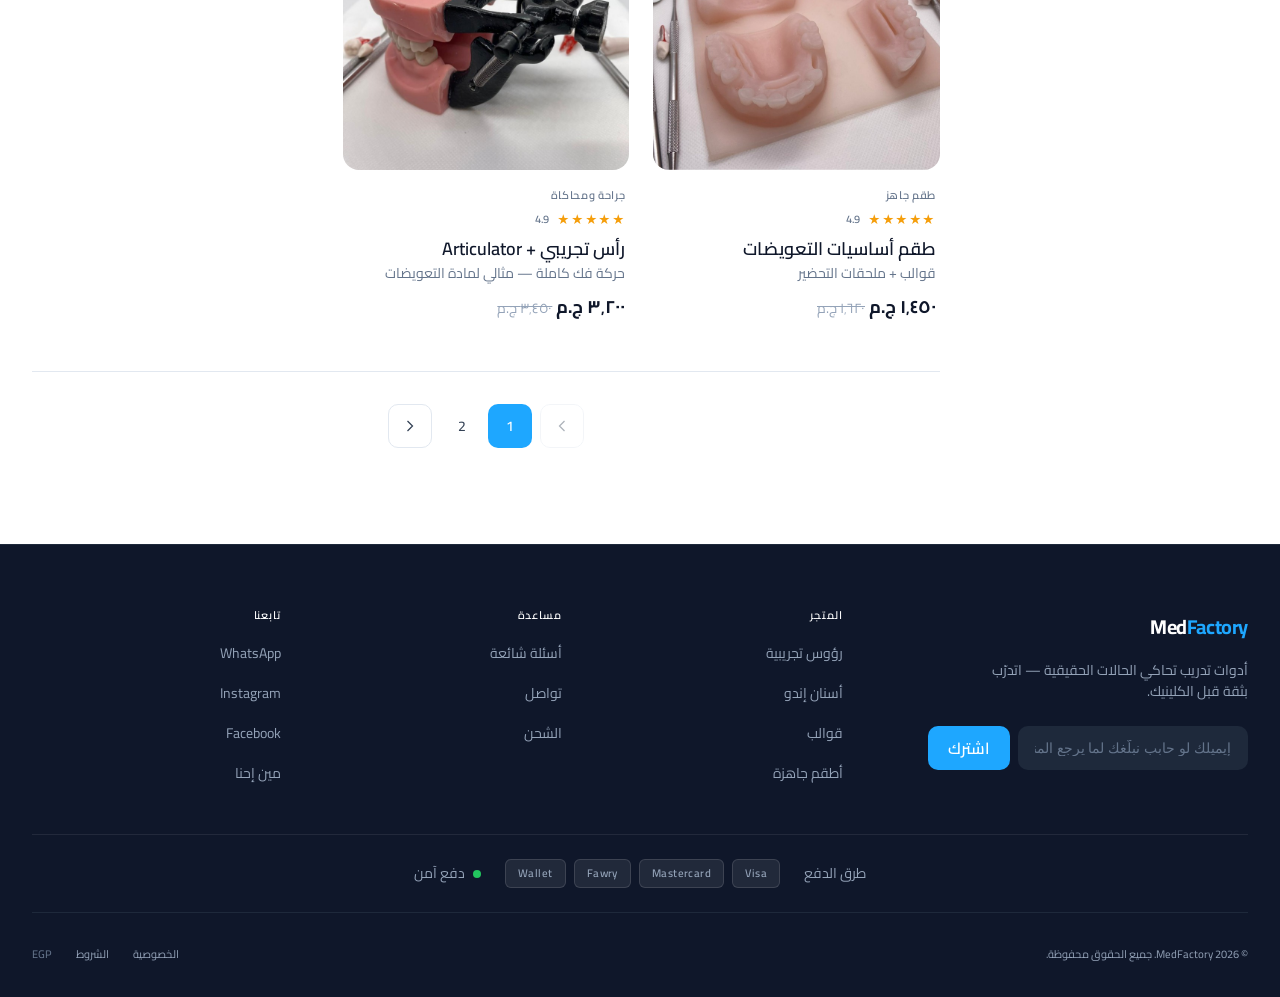
<file: products.html>
<!DOCTYPE html>
<html lang="en">
<head>
  <meta charset="UTF-8">
  <meta name="viewport" content="width=device-width, initial-scale=1.0">
  <meta name="description" content="Shop MedFactory dental training products — Dummy Heads, Endo Teeth, Dental Casts, and Dental Kits. Filter, search, and order with delivery across Egypt.">
  <meta name="keywords" content="buy dummy head Egypt, endo teeth, dental casts, dental student kits">
  <meta name="author" content="MedFactory">
  <meta name="theme-color" content="#0F172A">
  <meta property="og:title" content="Shop All Products — MedFactory">
  <meta property="og:description" content="Premium dental training products for students. Browse by category with fast delivery across Egypt.">
  <meta property="og:type" content="website">
  <title>Shop All Products — MedFactory</title>
  <link rel="canonical" href="https://medfactory.eg/products">
  <link rel="preconnect" href="https://fonts.googleapis.com">
  <link rel="preconnect" href="https://fonts.gstatic.com" crossorigin>
  <link href="https://fonts.googleapis.com/css2?family=Inter:wght@400;500;600;700&family=Cairo:wght@400;600;700&display=swap" rel="stylesheet">
  <script src="base-path.js"></script>
  <link rel="stylesheet" href="style.css">
</head>
<body class="header-solid page-products" data-i18n-title="meta.title.products" data-i18n-desc="meta.desc.products">
  <a href="#main" class="skip-link" data-i18n="skip">Skip to main content</a>

  <div class="announcement" role="region" data-i18n-aria="announcement.region">
    <p data-i18n="announcement">Free delivery on training orders over <strong>EGP 1,500</strong> · Ships to students nationwide</p>
    <button class="announcement__close" type="button" data-i18n-aria="announcement.dismiss">&times;</button>
  </div>

  <header class="header is-scrolled" id="header">
    <div class="container header__inner">
      <a href="index.html" class="logo" data-i18n-aria="nav.home">
        <span class="logo__med">Med</span><span class="logo__factory">Factory</span>
      </a>

      <nav class="nav" id="nav" data-i18n-aria="nav.main">
        <ul class="nav__list">
          <li><a href="products.html" aria-current="page" data-i18n="nav.shop">Shop</a></li>
          <li><a href="index.html#categories" data-i18n="nav.categories">Categories</a></li>
          <li><a href="about.html" data-i18n="nav.about">About</a></li>
          <li><a href="contact.html" data-i18n="nav.contact">Contact</a></li>
          <li><a href="contact.html#faq" data-i18n="nav.faq">FAQ</a></li>
        </ul>
      </nav>

      <div class="header__actions">
        <button class="icon-btn" type="button" data-search-open data-i18n-aria="nav.search">
          <svg width="20" height="20" viewBox="0 0 24 24" fill="none" stroke="currentColor" stroke-width="1.5" aria-hidden="true"><circle cx="11" cy="11" r="8"/><path d="m21 21-4.35-4.35"/></svg>
        </button>
        <a href="contact.html" class="icon-btn" data-i18n-aria="nav.contact">
          <svg width="20" height="20" viewBox="0 0 24 24" fill="none" stroke="currentColor" stroke-width="1.5" aria-hidden="true"><path d="M21 15a2 2 0 0 1-2 2H7l-4 4V5a2 2 0 0 1 2-2h14a2 2 0 0 1 2 2z"/></svg>
        </a>
        <button class="icon-btn cart-btn" type="button" aria-label="Cart, 0 items">
          <svg width="20" height="20" viewBox="0 0 24 24" fill="none" stroke="currentColor" stroke-width="1.5" aria-hidden="true"><path d="M6 2 3 6v14a2 2 0 0 0 2 2h14a2 2 0 0 0 2-2V6l-3-4Z"/><path d="M3 6h18"/><path d="M16 10a4 4 0 0 1-8 0"/></svg>
          <span class="cart-btn__count" aria-hidden="true">0</span>
        </button>
        <div class="lang-switch" role="group" data-i18n-aria="lang.label">
          <button type="button" class="lang-switch__btn" data-lang="ar">عربي</button>
          <button type="button" class="lang-switch__btn" data-lang="en">EN</button>
        </div>
        <button class="menu-toggle" type="button" aria-expanded="false" aria-controls="nav" aria-label="Open menu">
          <span></span><span></span>
        </button>
      </div>
    </div>
  </header>

  <main id="main">
    <section class="page-hero" aria-labelledby="page-title">
      <div class="container page-hero__inner reveal">
        <p class="overline" data-i18n="products.page.overline">Student training models</p>
        <h1 id="page-title" data-i18n="products.page.title">All products</h1>
        <p class="page-hero__sub" data-i18n="products.page.sub">Dummy heads, endo practice teeth, dental casts, and typodont kits — educational simulation products for dental students in Egypt.</p>
      </div>
    </section>

    <section class="shop" id="shop-main" data-i18n-aria="shop.main">
      <div class="container shop__layout">
        <aside class="shop-filters" id="filter-sidebar" data-i18n-aria="products.filters">
          <div class="shop-filters__head">
            <h2 data-i18n="products.categories">Categories</h2>
            <button type="button" class="shop-filters__close" id="filter-close" data-i18n-aria="products.filters.close">
              <svg width="24" height="24" viewBox="0 0 24 24" fill="none" stroke="currentColor" stroke-width="1.5" aria-hidden="true"><path d="M18 6 6 18M6 6l12 12"/></svg>
            </button>
          </div>
          <div class="shop-filters__chips" role="group" data-i18n-aria="products.filters.chips">
            <button type="button" class="filter-chip filter-chip--active" data-filter="all" aria-pressed="true" data-i18n="products.filter.all">All training models</button>
            <button type="button" class="filter-chip" data-filter="dummy-heads" aria-pressed="false" data-i18n="products.filter.dummy">Dummy Heads</button>
            <button type="button" class="filter-chip" data-filter="endo-teeth" aria-pressed="false" data-i18n="products.filter.endo">Endo Teeth</button>
            <button type="button" class="filter-chip" data-filter="dental-casts" aria-pressed="false" data-i18n="products.filter.casts">Dental Casts</button>
            <button type="button" class="filter-chip" data-filter="dental-kits" aria-pressed="false" data-i18n="products.filter.kits">Dental Kits</button>
          </div>
          <button type="button" class="link-clear" id="clear-filters" data-i18n="products.clear">Clear all filters</button>
          <button type="button" class="btn btn--primary shop-filters__apply" id="filter-apply" data-i18n="products.show">Show results</button>
        </aside>

        <div class="filter-overlay" id="filter-overlay" aria-hidden="true"></div>

        <div class="shop-main">
          <div class="shop-toolbar reveal">
            <div class="shop-search">
              <label for="product-search" class="visually-hidden">Search products</label>
              <svg class="shop-search__icon" width="20" height="20" viewBox="0 0 24 24" fill="none" stroke="currentColor" stroke-width="1.5" aria-hidden="true"><circle cx="11" cy="11" r="8"/><path d="m21 21-4.35-4.35"/></svg>
              <input type="search" id="product-search" name="q" placeholder="Search dummy heads, endo teeth, typodonts…" data-i18n="products.search" data-i18n-placeholder autocomplete="off" enterkeyhint="search">
            </div>
            <div class="shop-toolbar__actions">
              <button type="button" class="btn btn--ghost btn--filter" id="filter-toggle" aria-expanded="false" aria-controls="filter-sidebar">
                <svg width="18" height="18" viewBox="0 0 24 24" fill="none" stroke="currentColor" stroke-width="1.5" aria-hidden="true"><path d="M22 3H2l8 9.46V19l4 2v-8.54L22 3z"/></svg>
                <span data-i18n="products.filter">Filter</span>
              </button>
              <div class="shop-sort">
                <label for="product-sort" class="visually-hidden" data-i18n="products.sort.label">Sort by</label>
                <select id="product-sort" name="sort" class="shop-sort__select">
                  <option value="featured" data-i18n="products.sort.featured">Featured</option>
                  <option value="newest" data-i18n="products.sort.newest">Newest</option>
                  <option value="price-asc" data-i18n="products.sort.priceAsc">Price: low to high</option>
                  <option value="price-desc" data-i18n="products.sort.priceDesc">Price: high to low</option>
                  <option value="name-asc" data-i18n="products.sort.name">Name: A–Z</option>
                </select>
              </div>
            </div>
          </div>

          <p class="shop-count reveal" id="products-count" aria-live="polite">Showing products</p>

          <div class="products__grid products__grid--shop" id="products-grid" role="list"></div>

          <div class="products-empty" id="products-empty" hidden>
            <div class="products-empty__icon" aria-hidden="true">
              <svg width="48" height="48" viewBox="0 0 24 24" fill="none" stroke="currentColor" stroke-width="1.5"><circle cx="11" cy="11" r="8"/><path d="m21 21-4.35-4.35"/></svg>
            </div>
            <h2 data-i18n="products.empty.title">No models found</h2>
            <p data-i18n="products.empty.sub">Try a different search term or category.</p>
            <button type="button" class="btn btn--primary" id="empty-reset" data-i18n="products.clear">Clear filters</button>
          </div>

          <nav class="pagination" id="pagination" data-i18n-aria="products.pagination.label"></nav>
        </div>
      </div>
    </section>
  </main>

  <footer class="footer">
    <div class="container">
      <div class="footer__grid">
        <div class="footer__brand">
          <a href="index.html" class="logo logo--light" data-i18n-aria="nav.home">
            <span class="logo__med">Med</span><span class="logo__factory">Factory</span>
          </a>
          <p data-i18n="footer.tagline">Realistic dental training models for students — practice safely before clinical work.</p>
          <form class="newsletter" action="#" method="post" data-i18n-aria="footer.newsletter">
            <label for="email" class="visually-hidden" data-i18n="footer.email">Email for restock alerts</label>
            <input type="email" id="email" name="email" data-i18n-placeholder="footer.email" placeholder="Email for restock alerts" required autocomplete="email">
            <button type="submit" class="btn btn--primary" data-i18n="footer.subscribe">Subscribe</button>
          </form>
        </div>
        <nav class="footer__col" data-i18n-aria="footer.shopNav">
          <h3 data-i18n="footer.shop">Shop</h3>
          <ul>
            <li><a href="products.html?category=dummy-heads" data-i18n="products.filter.dummy">Dummy Heads</a></li>
            <li><a href="products.html?category=endo-teeth" data-i18n="products.filter.endo">Endo Teeth</a></li>
            <li><a href="products.html?category=dental-casts" data-i18n="products.filter.casts">Dental Casts</a></li>
            <li><a href="products.html?category=dental-kits" data-i18n="products.filter.kits">Training Kits</a></li>
          </ul>
        </nav>
        <nav class="footer__col" data-i18n-aria="footer.supportNav">
          <h3 data-i18n="footer.support">Support</h3>
          <ul>
            <li><a href="contact.html#faq" data-i18n="nav.faq">FAQ</a></li>
            <li><a href="contact.html" data-i18n="nav.contact">Contact</a></li>
            <li><a href="contact.html#location" data-i18n="footer.shipping">Shipping</a></li>
          </ul>
        </nav>
        <nav class="footer__col" data-i18n-aria="footer.connectNav">
          <h3 data-i18n="footer.connect">Connect</h3>
          <ul>
            <li><a href="https://wa.me/201000000000" target="_blank" rel="noopener noreferrer">WhatsApp</a></li>
            <li><a href="#">Instagram</a></li>
            <li><a href="#">Facebook</a></li>
            <li><a href="about.html" data-i18n="nav.about">About</a></li>
          </ul>
        </nav>
      </div>
      <div class="footer__payments">
        <span data-i18n="footer.payments">We accept</span>
        <div class="footer__payment-icons" aria-hidden="true">
          <span class="payment-badge">Visa</span>
          <span class="payment-badge">Mastercard</span>
          <span class="payment-badge">Fawry</span>
          <span class="payment-badge">Wallet</span>
        </div>
        <span class="footer__secure" data-i18n="trust.secure">Secure checkout</span>
      </div>
      <div class="footer__bottom">
        <p>&copy; 2026 MedFactory. <span data-i18n="footer.rights">All rights reserved.</span></p>
        <div class="footer__legal">
          <a href="#" data-i18n="footer.privacy">Privacy</a>
          <a href="#" data-i18n="footer.terms">Terms</a>
          <span class="footer__currency" data-i18n-aria="footer.currency">EGP</span>
        </div>
      </div>
    </div>
  </footer>

  <div class="toast" id="toast" role="status" aria-live="polite" aria-atomic="true" hidden>
    <span id="toast-message">Added to cart</span>
  </div>

  <script src="i18n.js"></script>
  <script src="theme.js"></script>
  <script src="common.js"></script>
  <script src="products-data.js"></script>
  <script src="products-i18n.js"></script>
  <script src="products.js"></script>
</body>
</html>
</file>
<file: style.css>
/* ==========================================================================
   MedFactory — Design System Tokens
   ========================================================================== */

:root {
  --primary-50: #ebf7ff;
  --primary-100: #d6eeff;
  --primary-500: #1ea7ff;
  --primary-600: #0d8fe0;
  --primary-700: #0b7bc4;

  --dark-900: #0f172a;
  --dark-800: #1e293b;
  --dark-700: #334155;
  --dark-500: #64748b;
  --dark-300: #94a3b8;
  --dark-100: #e2e8f0;

  --bg: #ffffff;
  --surface: #f8fafc;
  --surface-img: #f1f5f9;

  --font-sans: "Inter", system-ui, -apple-system, sans-serif;
  --font-ar: "Cairo", var(--font-sans);

  --text-xs: 0.6875rem;
  --text-sm: 0.875rem;
  --text-base: 1rem;
  --text-lg: 1.125rem;
  --text-xl: 1.25rem;
  --text-2xl: 1.5rem;
  --text-3xl: 2rem;
  --text-4xl: 2.5rem;
  --text-5xl: 3.5rem;

  --space-1: 0.25rem;
  --space-2: 0.5rem;
  --space-3: 0.75rem;
  --space-4: 1rem;
  --space-5: 1.25rem;
  --space-6: 1.5rem;
  --space-8: 2rem;
  --space-10: 2.5rem;
  --space-12: 3rem;
  --space-16: 4rem;
  --space-20: 5rem;
  --space-24: 6rem;

  --radius-sm: 6px;
  --radius-md: 10px;
  --radius-lg: 16px;
  --radius-xl: 24px;

  --shadow-sm: 0 1px 2px rgba(15, 23, 42, 0.05);
  --shadow-md: 0 4px 12px rgba(15, 23, 42, 0.06);
  --shadow-lg: 0 8px 24px rgba(15, 23, 42, 0.08);
  --shadow-focus: 0 0 0 3px rgba(30, 167, 255, 0.35);

  --header-height: 72px;
  --announcement-height: 40px;
  --container-max: 1280px;
  --ease-out: cubic-bezier(0.16, 1, 0.3, 1);
  --ease-in-out: cubic-bezier(0.4, 0, 0.2, 1);
  --duration-fast: 120ms;
  --duration-normal: 200ms;
  --duration-slow: 320ms;
}

/* ==========================================================================
   Reset & Base (Mobile First)
   ========================================================================== */

*,
*::before,
*::after {
  box-sizing: border-box;
  margin: 0;
  padding: 0;
}

html {
  scroll-behavior: smooth;
  -webkit-text-size-adjust: 100%;
}

@media (prefers-reduced-motion: reduce) {
  html {
    scroll-behavior: auto;
  }

  *,
  *::before,
  *::after {
    animation-duration: 0.01ms !important;
    animation-iteration-count: 1 !important;
    transition-duration: 0.01ms !important;
  }
}

body {
  font-family: var(--font-sans);
  font-size: var(--text-base);
  line-height: 1.6;
  color: var(--dark-700);
  background: var(--bg);
  -webkit-font-smoothing: antialiased;
  overflow-x: hidden;
}

body.is-rtl {
  font-family: var(--font-ar);
  line-height: 1.75;
}

body.has-mobile-dock {
  padding-bottom: calc(64px + env(safe-area-inset-bottom));
}

@media (min-width: 1024px) {
  body.has-mobile-dock {
    padding-bottom: 0;
  }
}

img {
  max-width: 100%;
  height: auto;
  display: block;
}

a {
  color: inherit;
  text-decoration: none;
}

button {
  font: inherit;
  cursor: pointer;
  border: none;
  background: none;
}

ul {
  list-style: none;
}

.visually-hidden {
  position: absolute;
  width: 1px;
  height: 1px;
  padding: 0;
  margin: -1px;
  overflow: hidden;
  clip: rect(0, 0, 0, 0);
  white-space: nowrap;
  border: 0;
}

.skip-link {
  position: absolute;
  top: -100%;
  left: var(--space-4);
  z-index: 9999;
  padding: var(--space-3) var(--space-4);
  background: var(--dark-900);
  color: var(--bg);
  border-radius: var(--radius-md);
  font-weight: 600;
}

.skip-link:focus {
  top: var(--space-4);
}

.container {
  width: 100%;
  max-width: var(--container-max);
  margin-inline: auto;
  padding-inline: var(--space-4);
}

@media (min-width: 640px) {
  .container {
    padding-inline: var(--space-6);
  }
}

@media (min-width: 1024px) {
  .container {
    padding-inline: var(--space-8);
  }
}

/* ==========================================================================
   Typography
   ========================================================================== */

.overline {
  font-size: var(--text-xs);
  font-weight: 600;
  letter-spacing: 0.08em;
  text-transform: uppercase;
  color: var(--primary-600);
  margin-bottom: var(--space-4);
}

h1,
h2,
h3 {
  color: var(--dark-900);
  font-weight: 600;
  line-height: 1.2;
}

h1 {
  font-size: clamp(1.875rem, 4vw + 1rem, 3.5rem);
  font-weight: 700;
  letter-spacing: -0.02em;
}

h2 {
  font-size: clamp(1.375rem, 2vw + 0.75rem, 2rem);
}

h3 {
  font-size: var(--text-lg);
}

@media (min-width: 768px) {
  h1 {
    font-size: clamp(2rem, 3vw + 1rem, 3.5rem);
  }

  h2 {
    font-size: clamp(1.5rem, 1.5vw + 1rem, 2rem);
  }
}

@media (min-width: 1024px) {
  h1 {
    font-size: clamp(2.25rem, 2.5vw + 1rem, 3.5rem);
  }
}

.section-header p {
  color: var(--dark-500);
  margin-top: var(--space-2);
  font-size: var(--text-base);
}

.section-header--center {
  text-align: center;
  max-width: 36rem;
  margin-inline: auto;
}

.section-header--row {
  display: flex;
  flex-direction: column;
  gap: var(--space-4);
  margin-bottom: var(--space-10);
}

@media (min-width: 768px) {
  .section-header--row {
    flex-direction: row;
    align-items: flex-end;
    justify-content: space-between;
  }
}

.link-arrow {
  font-size: var(--text-sm);
  font-weight: 500;
  color: var(--primary-600);
  white-space: nowrap;
  transition: color var(--duration-fast) var(--ease-out);
}

.link-arrow:hover {
  color: var(--primary-700);
}

.link-arrow::after {
  content: " →";
}

/* ==========================================================================
   Buttons
   ========================================================================== */

.btn {
  display: inline-flex;
  align-items: center;
  justify-content: center;
  gap: var(--space-2);
  font-weight: 600;
  border-radius: var(--radius-md);
  transition:
    background var(--duration-fast) var(--ease-out),
    color var(--duration-fast) var(--ease-out),
    border-color var(--duration-fast) var(--ease-out),
    transform var(--duration-fast) var(--ease-out),
    box-shadow var(--duration-fast) var(--ease-out);
}

.btn:focus-visible {
  outline: none;
  box-shadow: var(--shadow-focus);
}

.btn--primary {
  background: var(--primary-500);
  color: var(--bg);
}

.btn--primary:hover {
  background: var(--primary-600);
}

.btn--primary:active {
  background: var(--primary-700);
  transform: scale(0.98);
}

.btn--ghost {
  border: 1.5px solid var(--dark-100);
  color: var(--dark-900);
  background: transparent;
}

.btn--ghost:hover {
  background: var(--surface);
  border-color: var(--dark-300);
}

.btn--outline-light {
  border: 1.5px solid rgba(255, 255, 255, 0.4);
  color: var(--bg);
  background: transparent;
}

.btn--outline-light:hover {
  background: rgba(255, 255, 255, 0.1);
  border-color: rgba(255, 255, 255, 0.7);
}

.btn--lg {
  min-height: 48px;
  padding: 0 var(--space-6);
  font-size: var(--text-base);
}

@media (min-width: 768px) {
  .btn--lg {
    min-height: 52px;
    padding: 0 var(--space-8);
  }
}

/* ==========================================================================
   Announcement
   ========================================================================== */

.announcement {
  position: relative;
  display: flex;
  align-items: center;
  justify-content: center;
  min-height: var(--announcement-height);
  padding: var(--space-2) var(--space-10);
  background: var(--dark-900);
  color: var(--bg);
  font-size: var(--text-sm);
  text-align: center;
}

.announcement.is-hidden {
  display: none;
}

.announcement strong {
  font-weight: 600;
}

.announcement__close {
  position: absolute;
  right: var(--space-4);
  color: var(--dark-300);
  font-size: 1.25rem;
  line-height: 1;
  padding: var(--space-1);
  transition: color var(--duration-fast);
}

.announcement__close:hover {
  color: var(--bg);
}

/* ==========================================================================
   Header
   ========================================================================== */

.header {
  position: sticky;
  top: 0;
  z-index: 200;
  height: var(--header-height);
  display: flex;
  align-items: center;
  background: transparent;
  transition:
    background var(--duration-normal) var(--ease-out),
    box-shadow var(--duration-normal) var(--ease-out),
    height var(--duration-normal) var(--ease-out);
}

.header.is-scrolled {
  height: 64px;
  background: rgba(255, 255, 255, 0.85);
  backdrop-filter: blur(12px);
  -webkit-backdrop-filter: blur(12px);
  box-shadow: 0 1px 0 rgba(15, 23, 42, 0.04);
}

.header__inner {
  display: flex;
  align-items: center;
  justify-content: space-between;
  gap: var(--space-4);
}

.logo {
  font-size: 1.25rem;
  font-weight: 700;
  letter-spacing: -0.02em;
  flex-shrink: 0;
}

.logo__med {
  color: var(--dark-900);
}

.logo__factory {
  color: var(--primary-500);
}

.logo--light .logo__med {
  color: var(--bg);
}

.nav {
  display: none;
}

@media (min-width: 1024px) {
  .nav {
    display: block;
  }

  .nav__list {
    display: flex;
    gap: var(--space-10);
  }

  .nav__list a {
    font-size: var(--text-sm);
    font-weight: 500;
    color: var(--dark-700);
    transition: color var(--duration-fast);
  }

  .nav__list a:hover {
    color: var(--dark-900);
  }
}

.header__actions {
  display: flex;
  align-items: center;
  gap: var(--space-2);
}

.icon-btn {
  display: flex;
  align-items: center;
  justify-content: center;
  width: 44px;
  height: 44px;
  color: var(--dark-500);
  border-radius: var(--radius-md);
  transition: color var(--duration-fast), background var(--duration-fast);
}

.icon-btn:hover {
  color: var(--dark-900);
  background: var(--surface);
}

.cart-btn {
  position: relative;
}

.cart-btn__count {
  position: absolute;
  top: 6px;
  right: 6px;
  min-width: 16px;
  height: 16px;
  padding: 0 4px;
  font-size: 10px;
  font-weight: 700;
  line-height: 16px;
  text-align: center;
  background: var(--primary-500);
  color: var(--bg);
  border-radius: 999px;
  opacity: 0;
  transform: scale(0);
  transition:
    opacity var(--duration-normal) var(--ease-out),
    transform var(--duration-normal) var(--ease-out);
}

.cart-btn.has-items .cart-btn__count {
  opacity: 1;
  transform: scale(1);
}

.menu-toggle {
  display: flex;
  flex-direction: column;
  justify-content: center;
  gap: 5px;
  width: 44px;
  height: 44px;
  padding: 10px;
}

.menu-toggle span {
  display: block;
  height: 1.5px;
  background: var(--dark-900);
  border-radius: 1px;
  transition:
    transform var(--duration-normal) var(--ease-out),
    opacity var(--duration-normal);
}

.menu-toggle[aria-expanded="true"] span:first-child {
  transform: translateY(6.5px) rotate(45deg);
}

.menu-toggle[aria-expanded="true"] span:last-child {
  transform: translateY(-6.5px) rotate(-45deg);
}

@media (min-width: 1024px) {
  .menu-toggle {
    display: none;
  }
}

/* Mobile nav drawer */
@media (max-width: 1023px) {
  .nav.is-open {
    display: block;
    position: fixed;
    inset: 0;
    top: calc(var(--header-height) + var(--announcement-height, 0px));
    z-index: 199;
    background: var(--bg);
    padding: var(--space-8) var(--space-6);
    animation: slideIn var(--duration-slow) var(--ease-out);
  }

  .announcement.is-hidden ~ .header .nav.is-open,
  .header .nav.is-open {
    top: var(--header-height);
  }

  .nav.is-open .nav__list {
    display: flex;
    flex-direction: column;
    gap: 0;
  }

  .nav.is-open .nav__list a {
    display: block;
    padding: var(--space-4) 0;
    font-size: var(--text-lg);
    font-weight: 500;
    color: var(--dark-900);
    border-bottom: 1px solid var(--dark-100);
  }
}

@keyframes slideIn {
  from {
    opacity: 0;
    transform: translateY(-8px);
  }
  to {
    opacity: 1;
    transform: translateY(0);
  }
}

/* ==========================================================================
   Sections
   ========================================================================== */

.section {
  padding-block: var(--space-16);
}

@media (min-width: 1024px) {
  .section {
    padding-block: var(--space-24);
  }
}

/* ==========================================================================
   Hero
   ========================================================================== */

.hero {
  padding-block: var(--space-10) var(--space-16);
  background: var(--bg);
  overflow: hidden;
}

@media (min-width: 1024px) {
  .hero {
    min-height: calc(85vh - var(--header-height));
    max-height: 920px;
    display: flex;
    align-items: center;
    padding-block: var(--space-12);
  }
}

.hero__grid {
  display: flex;
  flex-direction: column;
  gap: var(--space-10);
}

@media (min-width: 1024px) {
  .hero__grid {
    display: grid;
    grid-template-columns: 1fr 1.15fr;
    gap: var(--space-12);
    align-items: center;
  }
}

.hero__content {
  order: 2;
}

@media (min-width: 1024px) {
  .hero__content {
    order: 0;
  }
}

.hero__sub {
  margin-top: var(--space-4);
  font-size: var(--text-lg);
  color: var(--dark-500);
  max-width: 26rem;
}

.hero__ctas {
  display: flex;
  flex-direction: column;
  gap: var(--space-3);
  margin-top: var(--space-8);
}

@media (min-width: 480px) {
  .hero__ctas {
    flex-direction: row;
    flex-wrap: wrap;
  }
}

.hero__trust {
  display: flex;
  flex-wrap: wrap;
  gap: var(--space-4) var(--space-6);
  margin-top: var(--space-8);
}

.hero__trust li {
  display: flex;
  align-items: center;
  gap: var(--space-2);
  font-size: var(--text-sm);
  color: var(--dark-500);
}

.hero__trust svg {
  color: var(--primary-500);
  flex-shrink: 0;
}

.hero__visual {
  order: 1;
}

@media (min-width: 1024px) {
  .hero__visual {
    order: 0;
  }
}

.hero__image-wrap {
  position: relative;
  background: var(--surface-img);
  border-radius: var(--radius-xl);
  overflow: hidden;
  aspect-ratio: 4 / 5;
  max-height: 65vh;
}

@media (min-width: 1024px) {
  .hero__image-wrap {
    max-height: none;
    aspect-ratio: auto;
    min-height: 520px;
  }
}

.hero__image-wrap::after {
  content: "";
  position: absolute;
  bottom: 0;
  left: 10%;
  right: 10%;
  height: 24px;
  background: radial-gradient(ellipse at center, rgba(15, 23, 42, 0.08) 0%, transparent 70%);
  pointer-events: none;
}

.hero__image-wrap img {
  width: 100%;
  height: 100%;
  object-fit: cover;
  object-position: center top;
}

/* ==========================================================================
   Categories
   ========================================================================== */

.categories {
  background: var(--surface);
}

.categories .section-header {
  margin-bottom: var(--space-10);
}

.categories__grid {
  display: flex;
  gap: var(--space-4);
  overflow-x: auto;
  scroll-snap-type: x mandatory;
  -webkit-overflow-scrolling: touch;
  padding-bottom: var(--space-4);
  scrollbar-width: none;
}

.categories__grid::-webkit-scrollbar {
  display: none;
}

.category-card {
  position: relative;
  flex: 0 0 78vw;
  max-width: 320px;
  scroll-snap-align: start;
  border-radius: var(--radius-lg);
  overflow: hidden;
  aspect-ratio: 4 / 5;
}

@media (min-width: 768px) {
  .categories__grid {
    display: grid;
    grid-template-columns: repeat(4, 1fr);
    overflow: visible;
    gap: var(--space-4);
  }

  .category-card {
    flex: none;
    max-width: none;
    width: 100%;
  }

  .category-card--offset {
    transform: translateY(24px);
  }
}

@media (min-width: 1024px) {
  .categories__grid {
    gap: var(--space-4);
  }
}

.category-card img {
  width: 100%;
  height: 100%;
  object-fit: cover;
  transition: transform var(--duration-slow) var(--ease-out);
}

.category-card:hover img {
  transform: scale(1.04);
}

.category-card__overlay {
  position: absolute;
  inset: 0;
  display: flex;
  flex-direction: column;
  justify-content: flex-end;
  padding: var(--space-6);
  background: linear-gradient(to top, rgba(15, 23, 42, 0.65) 0%, transparent 55%);
  color: var(--bg);
  transition: background var(--duration-normal);
}

.category-card:hover .category-card__overlay {
  background: linear-gradient(to top, rgba(15, 23, 42, 0.75) 0%, transparent 55%);
}

.category-card__overlay h3 {
  color: var(--bg);
  font-size: var(--text-xl);
  margin-bottom: var(--space-1);
}

.category-card__overlay span {
  font-size: var(--text-sm);
  opacity: 0.85;
}

/* ==========================================================================
   Products / Best Sellers
   ========================================================================== */

.bestsellers {
  background: var(--bg);
}

.products__grid {
  display: grid;
  grid-template-columns: repeat(2, 1fr);
  gap: var(--space-3);
}

@media (min-width: 768px) {
  .products__grid {
    grid-template-columns: repeat(3, 1fr);
    gap: var(--space-6);
  }
}

.product-card {
  display: flex;
  flex-direction: column;
}

.product-card__media {
  position: relative;
  aspect-ratio: 1;
  background: var(--surface-img);
  border-radius: var(--radius-lg);
  overflow: hidden;
}

.product-card__media img {
  width: 100%;
  height: 100%;
  object-fit: cover;
}

.badge {
  position: absolute;
  top: var(--space-3);
  left: var(--space-3);
  z-index: 2;
  padding: var(--space-1) var(--space-3);
  font-size: var(--text-xs);
  font-weight: 600;
  color: var(--primary-700);
  background: var(--primary-50);
  border-radius: 999px;
}

.badge--accent {
  color: var(--dark-700);
  background: var(--bg);
}

.product-card__quick-add {
  position: absolute;
  bottom: 0;
  left: 0;
  right: 0;
  padding: var(--space-3);
  font-size: var(--text-sm);
  font-weight: 600;
  color: var(--dark-900);
  background: rgba(255, 255, 255, 0.92);
  backdrop-filter: blur(8px);
  -webkit-backdrop-filter: blur(8px);
  transform: translateY(100%);
  transition: transform var(--duration-normal) var(--ease-out);
}

@media (hover: hover) {
  .product-card__media:hover .product-card__quick-add {
    transform: translateY(0);
  }
}

@media (hover: none) {
  .product-card__quick-add {
    transform: translateY(0);
    padding: var(--space-2);
    font-size: var(--text-xs);
  }
}

.product-card__body {
  padding: var(--space-4) var(--space-1) 0;
}

.product-card__category {
  font-size: var(--text-xs);
  font-weight: 600;
  letter-spacing: 0.06em;
  text-transform: uppercase;
  color: var(--dark-500);
  margin-bottom: var(--space-1);
}

.product-card__body h3 {
  font-size: var(--text-base);
  font-weight: 600;
  margin-bottom: var(--space-1);
}

@media (min-width: 768px) {
  .product-card__body h3 {
    font-size: var(--text-lg);
  }
}

.product-card__body h3 a:hover {
  color: var(--primary-600);
}

.product-card__desc {
  display: none;
  font-size: var(--text-sm);
  color: var(--dark-500);
  margin-bottom: var(--space-2);
  line-height: 1.4;
}

@media (min-width: 768px) {
  .product-card__desc {
    display: block;
  }
}

.product-card__price {
  display: flex;
  align-items: baseline;
  flex-wrap: wrap;
  gap: var(--space-1);
}

.price {
  font-size: var(--text-lg);
  font-weight: 700;
  color: var(--dark-900);
  font-variant-numeric: tabular-nums;
}

.price--unit {
  font-size: var(--text-sm);
  font-weight: 400;
  color: var(--dark-500);
}

/* ==========================================================================
   Why MedFactory
   ========================================================================== */

.why__grid {
  display: grid;
  gap: var(--space-10);
}

@media (min-width: 1024px) {
  .why__grid {
    grid-template-columns: 1fr 1fr;
    gap: var(--space-16);
    align-items: center;
  }
}

.why__visual {
  position: relative;
}

.why__image-wrap {
  border-radius: var(--radius-lg);
  overflow: hidden;
  aspect-ratio: 3 / 4;
}

@media (min-width: 1024px) {
  .why__visual {
    margin-left: calc(-1 * var(--space-8));
  }

  .why__image-wrap {
    aspect-ratio: auto;
    min-height: 520px;
  }
}

.why__image-wrap img {
  width: 100%;
  height: 100%;
  object-fit: cover;
}

.why__accent {
  display: none;
}

@media (min-width: 1024px) {
  .why__accent {
    display: block;
    position: absolute;
    top: var(--space-12);
    right: 0;
    width: 3px;
    height: 80px;
    background: var(--primary-500);
  }
}

.why__content h2 {
  margin-bottom: var(--space-10);
}

.why__pillars {
  display: flex;
  flex-direction: column;
  gap: var(--space-8);
}

@media (min-width: 768px) {
  .why__pillars {
    gap: var(--space-12);
  }
}

.why__pillars li {
  display: flex;
  gap: var(--space-4);
}

.why__icon {
  flex-shrink: 0;
  width: 48px;
  height: 48px;
  display: flex;
  align-items: center;
  justify-content: center;
  color: var(--dark-900);
}

.why__pillars h3 {
  font-size: var(--text-base);
  font-weight: 600;
  margin-bottom: var(--space-2);
}

.why__pillars p {
  font-size: var(--text-sm);
  color: var(--dark-500);
  line-height: 1.5;
}

@media (min-width: 768px) {
  .why__pillars p {
    font-size: var(--text-base);
  }
}

/* ==========================================================================
   Statistics
   ========================================================================== */

.stats {
  background: var(--dark-900);
  padding-block: var(--space-16);
  position: relative;
  overflow: hidden;
}

.stats::before {
  content: "";
  position: absolute;
  inset: 0;
  background-image:
    linear-gradient(rgba(255, 255, 255, 0.02) 1px, transparent 1px),
    linear-gradient(90deg, rgba(255, 255, 255, 0.02) 1px, transparent 1px);
  background-size: 48px 48px;
  pointer-events: none;
}

.stats__grid {
  display: grid;
  grid-template-columns: repeat(2, 1fr);
  gap: var(--space-10);
  position: relative;
}

@media (min-width: 768px) {
  .stats__grid {
    grid-template-columns: repeat(4, 1fr);
    gap: var(--space-6);
  }
}

.stat {
  text-align: center;
  padding-inline: var(--space-2);
}

@media (min-width: 768px) {
  .stat {
    position: relative;
    text-align: left;
    padding-inline: var(--space-6);
  }

  .stat:not(:last-child)::after {
    content: "";
    position: absolute;
    right: 0;
    top: 15%;
    height: 70%;
    width: 1px;
    background: var(--dark-800);
  }
}

.stat__number {
  font-size: var(--text-3xl);
  font-weight: 700;
  color: var(--bg);
  font-variant-numeric: tabular-nums;
  letter-spacing: -0.02em;
}

@media (min-width: 768px) {
  .stat__number {
    font-size: var(--text-4xl);
  }
}

.stat--highlight .stat__number,
.stat--highlight .stat__suffix {
  color: var(--primary-500);
}

.stat__suffix {
  font-size: var(--text-2xl);
  font-weight: 700;
  color: var(--bg);
}

.stat__label {
  display: block;
  margin-top: var(--space-2);
  font-size: var(--text-xs);
  font-weight: 500;
  letter-spacing: 0.06em;
  text-transform: uppercase;
  color: var(--dark-300);
}

/* ==========================================================================
   Testimonials
   ========================================================================== */

.testimonials {
  background: var(--surface);
}

.rating-badge {
  display: flex;
  align-items: center;
  gap: var(--space-3);
}

.rating-badge__score {
  font-size: var(--text-2xl);
  font-weight: 700;
  color: var(--dark-900);
  font-variant-numeric: tabular-nums;
}

.stars {
  color: var(--primary-500);
  font-size: var(--text-sm);
  letter-spacing: 2px;
}

.testimonials__grid {
  display: flex;
  gap: var(--space-4);
  overflow-x: auto;
  scroll-snap-type: x mandatory;
  padding-bottom: var(--space-4);
  scrollbar-width: none;
}

.testimonials__grid::-webkit-scrollbar {
  display: none;
}

@media (min-width: 1024px) {
  .testimonials__grid {
    display: grid;
    grid-template-columns: repeat(3, 1fr);
    overflow: visible;
    gap: var(--space-6);
  }
}

.testimonial-card {
  flex: 0 0 85vw;
  max-width: 400px;
  scroll-snap-align: start;
  background: var(--bg);
  border: 1px solid var(--dark-100);
  border-radius: var(--radius-lg);
  padding: var(--space-8);
  position: relative;
}

@media (min-width: 1024px) {
  .testimonial-card {
    flex: none;
    max-width: none;
  }
}

.testimonial-card::before {
  content: "\201C";
  position: absolute;
  top: var(--space-4);
  left: var(--space-6);
  font-size: 3rem;
  line-height: 1;
  color: var(--primary-50);
  font-family: Georgia, serif;
}

.testimonial-card__quote {
  font-size: var(--text-base);
  color: var(--dark-700);
  line-height: 1.6;
  margin-bottom: var(--space-6);
  position: relative;
  z-index: 1;
}

@media (min-width: 768px) {
  .testimonial-card__quote {
    font-size: var(--text-lg);
  }
}

.testimonial-card footer {
  display: flex;
  align-items: center;
  gap: var(--space-3);
}

.testimonial-card__avatar {
  width: 40px;
  height: 40px;
  border-radius: 50%;
  background: var(--surface);
  display: flex;
  align-items: center;
  justify-content: center;
  font-size: var(--text-sm);
  font-weight: 600;
  color: var(--dark-700);
  flex-shrink: 0;
}

.testimonial-card cite {
  font-style: normal;
}

.testimonial-card cite strong {
  display: block;
  font-size: var(--text-sm);
  color: var(--dark-900);
}

.testimonial-card cite span {
  font-size: var(--text-xs);
  color: var(--dark-500);
}

/* ==========================================================================
   FAQ
   ========================================================================== */

.faq {
  background: var(--bg);
}

.faq__wrap {
  max-width: 720px;
  margin-inline: auto;
}

.faq .section-header {
  margin-bottom: var(--space-10);
}

.faq__list {
  border-top: 1px solid var(--dark-100);
}

.faq-item {
  border-bottom: 1px solid var(--dark-100);
}

.faq-item__trigger {
  width: 100%;
  display: flex;
  align-items: center;
  justify-content: space-between;
  gap: var(--space-4);
  padding: var(--space-5) 0;
  text-align: left;
  font-size: var(--text-base);
  font-weight: 600;
  color: var(--dark-900);
  min-height: 64px;
}

.faq-item__chevron {
  flex-shrink: 0;
  color: var(--dark-300);
  transition: transform var(--duration-normal) var(--ease-out);
}

.faq-item__trigger[aria-expanded="true"] .faq-item__chevron {
  transform: rotate(180deg);
}

.faq-item__panel {
  overflow: hidden;
}

.faq-item__panel[hidden] {
  display: block;
  height: 0;
  opacity: 0;
}

.faq-item__panel:not([hidden]) {
  padding-bottom: var(--space-6);
  animation: faqOpen var(--duration-normal) var(--ease-out);
}

.faq-item__panel p {
  font-size: var(--text-base);
  color: var(--dark-500);
  line-height: 1.6;
}

@keyframes faqOpen {
  from {
    opacity: 0;
    transform: translateY(-4px);
  }
  to {
    opacity: 1;
    transform: translateY(0);
  }
}

/* ==========================================================================
   Final CTA
   ========================================================================== */

.cta {
  padding-block: var(--space-16);
  background: var(--dark-900);
}

@media (min-width: 1024px) {
  .cta {
    padding-block: var(--space-20);
  }
}

.cta__card {
  display: grid;
  gap: var(--space-8);
  background: var(--dark-800);
  border-radius: var(--radius-xl);
  overflow: hidden;
  padding: var(--space-8);
}

@media (min-width: 768px) {
  .cta__card {
    grid-template-columns: 1fr 1fr;
    align-items: center;
    padding: var(--space-12);
    gap: var(--space-10);
  }
}

.cta__content h2 {
  color: var(--bg);
  font-size: var(--text-2xl);
  margin-bottom: var(--space-4);
}

@media (min-width: 768px) {
  .cta__content h2 {
    font-size: var(--text-3xl);
  }
}

.cta__content p {
  color: var(--dark-300);
  margin-bottom: var(--space-8);
}

.cta__buttons {
  display: flex;
  flex-direction: column;
  gap: var(--space-3);
}

@media (min-width: 480px) {
  .cta__buttons {
    flex-direction: row;
    flex-wrap: wrap;
  }
}

.cta__visual {
  border-radius: var(--radius-lg);
  overflow: hidden;
  aspect-ratio: 16 / 10;
}

.cta__visual img {
  width: 100%;
  height: 100%;
  object-fit: cover;
}

/* ==========================================================================
   Footer
   ========================================================================== */

.footer {
  background: var(--dark-900);
  color: var(--dark-300);
  padding-block: var(--space-16) var(--space-8);
  border-top: 1px solid var(--dark-800);
}

.footer__grid {
  display: grid;
  gap: var(--space-10);
  margin-bottom: var(--space-12);
}

@media (min-width: 768px) {
  .footer__grid {
    grid-template-columns: 1.5fr repeat(3, 1fr);
    gap: var(--space-8);
  }
}

.footer__brand p {
  font-size: var(--text-sm);
  margin: var(--space-4) 0 var(--space-6);
  max-width: 280px;
  line-height: 1.5;
}

.newsletter {
  display: flex;
  flex-direction: column;
  gap: var(--space-2);
  max-width: 320px;
}

@media (min-width: 480px) {
  .newsletter {
    flex-direction: row;
  }
}

.newsletter input {
  flex: 1;
  min-height: 44px;
  padding: 0 var(--space-4);
  font-size: var(--text-sm);
  color: var(--bg);
  background: var(--dark-800);
  border: 1px solid transparent;
  border-radius: var(--radius-md);
  transition: border-color var(--duration-fast);
}

.newsletter input::placeholder {
  color: var(--dark-500);
}

.newsletter input:focus {
  outline: none;
  border-color: var(--primary-500);
  box-shadow: var(--shadow-focus);
}

.newsletter .btn {
  min-height: 44px;
  padding-inline: var(--space-5);
  white-space: nowrap;
}

.footer__col h3 {
  font-size: var(--text-xs);
  font-weight: 600;
  letter-spacing: 0.08em;
  text-transform: uppercase;
  color: var(--bg);
  margin-bottom: var(--space-4);
}

.footer__col ul {
  display: flex;
  flex-direction: column;
  gap: var(--space-3);
}

.footer__col a {
  font-size: var(--text-sm);
  color: var(--dark-300);
  transition: color var(--duration-fast);
}

.footer__col a:hover {
  color: var(--bg);
}

.footer__bottom {
  display: flex;
  flex-direction: column;
  gap: var(--space-4);
  padding-top: var(--space-8);
  border-top: 1px solid var(--dark-800);
  font-size: var(--text-xs);
}

@media (min-width: 768px) {
  .footer__bottom {
    flex-direction: row;
    align-items: center;
    justify-content: space-between;
  }
}

.footer__legal {
  display: flex;
  align-items: center;
  gap: var(--space-6);
}

.footer__legal a:hover {
  color: var(--bg);
}

.footer__currency {
  color: var(--dark-500);
  font-weight: 500;
}

/* ==========================================================================
   Toast
   ========================================================================== */

.toast {
  position: fixed;
  bottom: var(--space-6);
  left: 50%;
  transform: translateX(-50%) translateY(120%);
  z-index: 500;
  padding: var(--space-3) var(--space-6);
  background: var(--dark-900);
  color: var(--bg);
  font-size: var(--text-sm);
  font-weight: 500;
  border-radius: var(--radius-md);
  box-shadow: var(--shadow-lg);
  transition: transform var(--duration-slow) var(--ease-out);
  max-width: calc(100% - var(--space-8));
  text-align: center;
}

.toast.is-visible {
  transform: translateX(-50%) translateY(0);
}

/* ==========================================================================
   Scroll Reveal Animations
   ========================================================================== */

.reveal {
  opacity: 0;
  transform: translateY(16px);
  transition:
    opacity 0.6s var(--ease-out),
    transform 0.6s var(--ease-out);
}

.reveal.is-visible {
  opacity: 1;
  transform: translateY(0);
}

.reveal--delay {
  transition-delay: 0.1s;
}

.reveal--delay-2 {
  transition-delay: 0.2s;
}

.reveal--delay-3 {
  transition-delay: 0.3s;
}

/* Body lock when menu open */
body.menu-open {
  overflow: hidden;
}

/* ==========================================================================
   Products Page
   ========================================================================== */

body.header-solid .header {
  background: rgba(255, 255, 255, 0.92);
  backdrop-filter: blur(12px);
  -webkit-backdrop-filter: blur(12px);
  box-shadow: 0 1px 0 rgba(15, 23, 42, 0.04);
}

.nav__list a[aria-current="page"] {
  color: var(--dark-900);
  box-shadow: inset 0 -2px 0 var(--primary-500);
}

.page-hero {
  padding-block: var(--space-10) var(--space-8);
  background: var(--surface);
  border-bottom: 1px solid var(--dark-100);
}

@media (min-width: 1024px) {
  .page-hero {
    padding-block: var(--space-12) var(--space-10);
  }
}

.page-hero__inner {
  max-width: 640px;
}

.page-hero__sub {
  margin-top: var(--space-4);
  font-size: var(--text-lg);
  color: var(--dark-500);
  line-height: 1.6;
}

.shop {
  padding-block: var(--space-10) var(--space-16);
  background: var(--bg);
}

@media (min-width: 1024px) {
  .shop {
    padding-block: var(--space-12) var(--space-24);
  }
}

.shop__layout {
  display: grid;
  gap: var(--space-8);
}

@media (min-width: 1024px) {
  .shop__layout {
    grid-template-columns: 240px 1fr;
    gap: var(--space-12);
    align-items: start;
  }
}

@media (min-width: 1280px) {
  .shop__layout {
    grid-template-columns: 260px 1fr;
  }
}

/* Filters sidebar */
.shop-filters {
  background: var(--surface);
  border-radius: var(--radius-lg);
  padding: var(--space-6);
  border: 1px solid var(--dark-100);
}

.shop-filters__head {
  display: flex;
  align-items: center;
  justify-content: space-between;
  margin-bottom: var(--space-6);
}

.shop-filters__head h2 {
  font-size: var(--text-sm);
  font-weight: 600;
  letter-spacing: 0.06em;
  text-transform: uppercase;
  color: var(--dark-500);
}

.shop-filters__close {
  display: flex;
  color: var(--dark-700);
  padding: var(--space-2);
}

@media (min-width: 1024px) {
  .shop-filters__close,
  .shop-filters__apply {
    display: none;
  }
}

.shop-filters__chips {
  display: flex;
  flex-direction: column;
  gap: var(--space-2);
}

.filter-chip {
  display: block;
  width: 100%;
  text-align: left;
  padding: var(--space-3) var(--space-4);
  font-size: var(--text-sm);
  font-weight: 500;
  color: var(--dark-700);
  background: var(--bg);
  border: 1px solid var(--dark-100);
  border-radius: var(--radius-md);
  transition:
    background var(--duration-fast) var(--ease-out),
    border-color var(--duration-fast) var(--ease-out),
    color var(--duration-fast) var(--ease-out);
}

.filter-chip:hover {
  border-color: var(--dark-300);
  color: var(--dark-900);
}

.filter-chip--active {
  background: var(--primary-50);
  border-color: var(--primary-500);
  color: var(--primary-700);
  font-weight: 600;
}

.link-clear {
  margin-top: var(--space-6);
  font-size: var(--text-sm);
  font-weight: 500;
  color: var(--primary-600);
  text-decoration: underline;
  text-underline-offset: 3px;
}

.link-clear:hover {
  color: var(--primary-700);
}

.shop-filters__apply {
  display: none;
  width: 100%;
  margin-top: var(--space-6);
}

/* Mobile filter drawer */
@media (max-width: 1023px) {
  .shop-filters {
    position: fixed;
    top: 0;
    left: 0;
    bottom: 0;
    z-index: 301;
    width: min(320px, 88vw);
    border-radius: 0;
    transform: translateX(-100%);
    transition: transform var(--duration-slow) var(--ease-out);
    overflow-y: auto;
  }

  .shop-filters.is-open {
    transform: translateX(0);
  }

  .shop-filters__close {
    display: flex;
  }

  .shop-filters__apply {
    display: inline-flex;
  }
}

.filter-overlay {
  display: none;
  position: fixed;
  inset: 0;
  z-index: 300;
  background: rgba(15, 23, 42, 0.4);
  opacity: 0;
  transition: opacity var(--duration-normal) var(--ease-out);
}

.filter-overlay.is-visible {
  display: block;
  opacity: 1;
}

@media (min-width: 1024px) {
  .filter-overlay {
    display: none !important;
  }
}

/* Toolbar */
.shop-toolbar {
  display: flex;
  flex-direction: column;
  gap: var(--space-4);
  margin-bottom: var(--space-6);
}

@media (min-width: 768px) {
  .shop-toolbar {
    flex-direction: row;
    align-items: center;
    justify-content: space-between;
  }
}

.shop-search {
  position: relative;
  flex: 1;
  max-width: 100%;
}

@media (min-width: 768px) {
  .shop-search {
    max-width: 420px;
  }
}

.shop-search__icon {
  position: absolute;
  left: var(--space-4);
  top: 50%;
  transform: translateY(-50%);
  color: var(--dark-300);
  pointer-events: none;
}

.shop-search input {
  width: 100%;
  min-height: 48px;
  padding: 0 var(--space-4) 0 calc(var(--space-4) + 28px);
  font-size: var(--text-base);
  color: var(--dark-900);
  background: var(--surface);
  border: 1px solid var(--dark-100);
  border-radius: var(--radius-md);
  transition:
    border-color var(--duration-fast),
    box-shadow var(--duration-fast);
}

.shop-search input::placeholder {
  color: var(--dark-300);
}

.shop-search input:focus {
  outline: none;
  border-color: var(--primary-500);
  box-shadow: var(--shadow-focus);
  background: var(--bg);
}

.shop-toolbar__actions {
  display: flex;
  align-items: center;
  gap: var(--space-3);
}

.btn--filter {
  min-height: 44px;
  padding-inline: var(--space-4);
  font-size: var(--text-sm);
}

@media (min-width: 1024px) {
  .btn--filter {
    display: none;
  }
}

.shop-sort {
  position: relative;
}

.shop-sort__select {
  appearance: none;
  min-height: 44px;
  padding: 0 var(--space-10) 0 var(--space-4);
  font-size: var(--text-sm);
  font-weight: 500;
  color: var(--dark-900);
  background: var(--bg);
  border: 1px solid var(--dark-100);
  border-radius: var(--radius-md);
  cursor: pointer;
  background-image: url("data:image/svg+xml,%3Csvg xmlns='http://www.w3.org/2000/svg' width='20' height='20' viewBox='0 0 24 24' fill='none' stroke='%2394a3b8' stroke-width='1.5'%3E%3Cpath d='m6 9 6 6 6-6'/%3E%3C/svg%3E");
  background-repeat: no-repeat;
  background-position: right 12px center;
  transition: border-color var(--duration-fast);
}

.shop-sort__select:focus {
  outline: none;
  border-color: var(--primary-500);
  box-shadow: var(--shadow-focus);
}

.shop-count {
  font-size: var(--text-sm);
  color: var(--dark-500);
  margin-bottom: var(--space-6);
}

.products__grid--shop {
  margin-bottom: var(--space-12);
}

@media (min-width: 768px) {
  .products__grid--shop {
    grid-template-columns: repeat(2, 1fr);
  }
}

@media (min-width: 1024px) {
  .products__grid--shop {
    grid-template-columns: repeat(3, 1fr);
  }
}

.price--compare {
  font-size: var(--text-sm);
  font-weight: 400;
  color: var(--dark-300);
  text-decoration: line-through;
  margin-left: var(--space-2);
}

.product-card__link {
  display: block;
  width: 100%;
  height: 100%;
}

.product-card__link img {
  width: 100%;
  height: 100%;
  object-fit: cover;
}

/* Empty state */
.products-empty {
  text-align: center;
  padding: var(--space-16) var(--space-6);
  background: var(--surface);
  border-radius: var(--radius-lg);
  border: 1px dashed var(--dark-100);
}

.products-empty__icon {
  display: flex;
  justify-content: center;
  margin-bottom: var(--space-6);
  color: var(--dark-300);
}

.products-empty h2 {
  font-size: var(--text-xl);
  margin-bottom: var(--space-2);
}

.products-empty p {
  color: var(--dark-500);
  margin-bottom: var(--space-8);
}

/* Pagination */
.pagination {
  display: flex;
  align-items: center;
  justify-content: center;
  gap: var(--space-2);
  padding-top: var(--space-8);
  border-top: 1px solid var(--dark-100);
}

.pagination[hidden] {
  display: none;
}

.pagination__btn {
  display: flex;
  align-items: center;
  justify-content: center;
  width: 44px;
  height: 44px;
  color: var(--dark-700);
  border: 1px solid var(--dark-100);
  border-radius: var(--radius-md);
  transition:
    background var(--duration-fast),
    border-color var(--duration-fast),
    color var(--duration-fast);
}

.pagination__btn:hover:not(:disabled) {
  background: var(--surface);
  border-color: var(--dark-300);
  color: var(--dark-900);
}

.pagination__btn:disabled {
  opacity: 0.4;
  cursor: not-allowed;
}

.pagination__pages {
  display: flex;
  gap: var(--space-1);
}

.pagination__page {
  min-width: 44px;
  height: 44px;
  padding: 0 var(--space-3);
  font-size: var(--text-sm);
  font-weight: 500;
  color: var(--dark-700);
  border-radius: var(--radius-md);
  transition:
    background var(--duration-fast),
    color var(--duration-fast);
}

.pagination__page:hover {
  background: var(--surface);
  color: var(--dark-900);
}

.pagination__page.is-active {
  background: var(--primary-500);
  color: var(--bg);
  font-weight: 600;
}

.pagination__page.is-active:hover {
  background: var(--primary-600);
  color: var(--bg);
}

/* ==========================================================================
   Product Details Page
   ========================================================================== */

.btn--dark {
  background: var(--dark-900);
  color: var(--bg);
}

.btn--dark:hover {
  background: var(--dark-800);
}

.btn--dark:active {
  transform: scale(0.98);
}

.btn--whatsapp {
  background: #25d366;
  color: var(--bg);
  width: 100%;
}

.btn--whatsapp:hover {
  background: #1fb855;
}

.price--xl {
  font-size: var(--text-3xl);
  font-weight: 700;
}

.pdp-not-found {
  padding: var(--space-24) 0;
  text-align: center;
}

.pdp-not-found h1 {
  margin-bottom: var(--space-4);
}

.pdp-not-found p {
  color: var(--dark-500);
  margin-bottom: var(--space-8);
}

.pdp {
  padding-bottom: var(--space-16);
}

@media (min-width: 1024px) {
  .pdp {
    padding-bottom: var(--space-24);
  }
}

/* Breadcrumb */
.breadcrumb {
  padding: var(--space-6) 0;
}

.breadcrumb ol {
  display: flex;
  flex-wrap: wrap;
  align-items: center;
  gap: var(--space-2);
  font-size: var(--text-sm);
  color: var(--dark-500);
}

.breadcrumb li:not(:last-child)::after {
  content: "/";
  margin-left: var(--space-2);
  color: var(--dark-300);
}

.breadcrumb a:hover {
  color: var(--primary-600);
}

.breadcrumb [aria-current="page"] {
  color: var(--dark-900);
  font-weight: 500;
}

/* PDP Hero layout */
.pdp__hero {
  display: grid;
  gap: var(--space-10);
  margin-bottom: var(--space-16);
}

@media (min-width: 1024px) {
  .pdp__hero {
    grid-template-columns: 1.1fr 1fr;
    gap: var(--space-12);
    align-items: start;
  }
}

/* Gallery */
.pdp-gallery {
  display: flex;
  flex-direction: column-reverse;
  gap: var(--space-4);
}

@media (min-width: 768px) {
  .pdp-gallery {
    flex-direction: row;
    gap: var(--space-4);
  }
}

.pdp-gallery__thumbs {
  display: flex;
  gap: var(--space-2);
  overflow-x: auto;
  scrollbar-width: none;
}

@media (min-width: 768px) {
  .pdp-gallery__thumbs {
    flex-direction: column;
    overflow: visible;
    flex-shrink: 0;
    width: 80px;
  }
}

.pdp-gallery__thumbs::-webkit-scrollbar {
  display: none;
}

.pdp-thumb {
  flex-shrink: 0;
  width: 72px;
  height: 72px;
  border-radius: var(--radius-md);
  overflow: hidden;
  border: 2px solid transparent;
  transition:
    border-color var(--duration-fast),
    opacity var(--duration-fast);
  opacity: 0.7;
}

@media (min-width: 768px) {
  .pdp-thumb {
    width: 80px;
    height: 80px;
  }
}

.pdp-thumb img {
  width: 100%;
  height: 100%;
  object-fit: cover;
}

.pdp-thumb:hover {
  opacity: 1;
}

.pdp-thumb.is-active {
  border-color: var(--primary-500);
  opacity: 1;
}

.pdp-gallery__main {
  position: relative;
  flex: 1;
  min-width: 0;
}

.pdp-gallery__zoom {
  position: relative;
  background: var(--surface-img);
  border-radius: var(--radius-xl);
  overflow: hidden;
  aspect-ratio: 1;
  cursor: crosshair;
}

.pdp-gallery__zoom img {
  width: 100%;
  height: 100%;
  object-fit: cover;
  transition: transform 0.15s ease-out;
  will-change: transform;
}

.pdp-gallery__zoom--enabled:hover img {
  cursor: crosshair;
}

.pdp-gallery__zoom.is-zooming {
  cursor: zoom-in;
}

.pdp-gallery__hint {
  position: absolute;
  bottom: var(--space-4);
  left: 50%;
  transform: translateX(-50%);
  padding: var(--space-1) var(--space-3);
  font-size: var(--text-xs);
  font-weight: 500;
  color: var(--dark-700);
  background: rgba(255, 255, 255, 0.9);
  backdrop-filter: blur(8px);
  border-radius: 999px;
  pointer-events: none;
  opacity: 0.9;
  transition: opacity var(--duration-fast);
}

.pdp-gallery__zoom.is-zooming .pdp-gallery__hint {
  opacity: 0;
}

.pdp-gallery__expand {
  position: absolute;
  top: var(--space-4);
  right: var(--space-4);
  width: 44px;
  height: 44px;
  display: flex;
  align-items: center;
  justify-content: center;
  background: rgba(255, 255, 255, 0.92);
  backdrop-filter: blur(8px);
  border-radius: var(--radius-md);
  color: var(--dark-700);
  box-shadow: var(--shadow-sm);
  transition:
    background var(--duration-fast),
    color var(--duration-fast);
}

.pdp-gallery__expand:hover {
  background: var(--bg);
  color: var(--dark-900);
}

/* Product info */
.pdp-info .overline {
  margin-bottom: var(--space-2);
}

.pdp-info h1 {
  font-size: var(--text-2xl);
  margin-bottom: var(--space-4);
}

@media (min-width: 768px) {
  .pdp-info h1 {
    font-size: var(--text-3xl);
  }
}

.pdp-info__rating {
  display: flex;
  align-items: center;
  gap: var(--space-2);
  margin-bottom: var(--space-6);
}

.pdp-info__rating .stars {
  color: var(--primary-500);
  font-size: var(--text-sm);
  letter-spacing: 2px;
}

.pdp-info__rating-text {
  font-size: var(--text-sm);
  color: var(--dark-500);
}

.pdp-info__price {
  display: flex;
  flex-wrap: wrap;
  align-items: center;
  gap: var(--space-3);
  margin-bottom: var(--space-6);
}

.pdp-info__price .badge {
  position: static;
}

.pdp-info__desc {
  font-size: var(--text-lg);
  color: var(--dark-700);
  line-height: 1.6;
  margin-bottom: var(--space-4);
}

.pdp-info__sku {
  font-size: var(--text-sm);
  color: var(--dark-500);
  margin-bottom: var(--space-6);
}

.pdp-stock {
  display: inline-flex;
  align-items: center;
  gap: var(--space-2);
  font-size: var(--text-sm);
  font-weight: 500;
  margin-bottom: var(--space-8);
}

.pdp-stock--in {
  color: #059669;
}

.pdp-stock__dot {
  width: 8px;
  height: 8px;
  border-radius: 50%;
  background: #10b981;
}

.pdp-stock--out {
  color: var(--dark-500);
}

/* Quantity */
.pdp-qty {
  margin-bottom: var(--space-6);
}

.pdp-qty label {
  display: block;
  font-size: var(--text-sm);
  font-weight: 600;
  color: var(--dark-900);
  margin-bottom: var(--space-2);
}

.pdp-qty__control {
  display: inline-flex;
  align-items: center;
  border: 1px solid var(--dark-100);
  border-radius: var(--radius-md);
  overflow: hidden;
}

.pdp-qty__control button {
  width: 44px;
  height: 44px;
  font-size: var(--text-lg);
  color: var(--dark-700);
  transition: background var(--duration-fast);
}

.pdp-qty__control button:hover {
  background: var(--surface);
}

.pdp-qty__control input {
  width: 56px;
  height: 44px;
  text-align: center;
  font-size: var(--text-base);
  font-weight: 600;
  color: var(--dark-900);
  border: none;
  border-left: 1px solid var(--dark-100);
  border-right: 1px solid var(--dark-100);
  -moz-appearance: textfield;
}

.pdp-qty__control input::-webkit-outer-spin-button,
.pdp-qty__control input::-webkit-inner-spin-button {
  -webkit-appearance: none;
  margin: 0;
}

/* Actions */
.pdp-actions {
  display: flex;
  flex-direction: column;
  gap: var(--space-3);
  margin-bottom: var(--space-4);
}

.pdp-actions .btn {
  width: 100%;
}

.pdp-trust {
  display: flex;
  flex-direction: column;
  gap: var(--space-3);
  padding-top: var(--space-6);
  border-top: 1px solid var(--dark-100);
}

.pdp-trust li {
  display: flex;
  align-items: center;
  gap: var(--space-2);
  font-size: var(--text-sm);
  color: var(--dark-500);
}

.pdp-trust svg {
  color: var(--primary-500);
  flex-shrink: 0;
}

/* Sections */
.pdp-section {
  margin-bottom: var(--space-16);
}

.pdp-section h2 {
  font-size: var(--text-2xl);
  margin-bottom: var(--space-8);
}

.pdp-section--surface {
  background: var(--surface);
  margin-inline: calc(-1 * var(--space-4));
  padding: var(--space-10) var(--space-4);
  border-radius: var(--radius-xl);
}

@media (min-width: 640px) {
  .pdp-section--surface {
    margin-inline: 0;
    padding: var(--space-10);
  }
}

.pdp-features {
  display: grid;
  gap: var(--space-4);
}

@media (min-width: 768px) {
  .pdp-features {
    grid-template-columns: repeat(2, 1fr);
    gap: var(--space-6);
  }
}

.pdp-features li {
  position: relative;
  padding-left: var(--space-6);
  font-size: var(--text-base);
  color: var(--dark-700);
  line-height: 1.5;
}

.pdp-features li::before {
  content: "";
  position: absolute;
  left: 0;
  top: 0.55em;
  width: 8px;
  height: 8px;
  border-radius: 50%;
  background: var(--primary-500);
}

.pdp-specs-wrap {
  border: 1px solid var(--dark-100);
  border-radius: var(--radius-lg);
  overflow: hidden;
  background: var(--bg);
}

.pdp-specs {
  width: 100%;
  border-collapse: collapse;
}

.pdp-specs th,
.pdp-specs td {
  padding: var(--space-4) var(--space-6);
  text-align: left;
  font-size: var(--text-sm);
  border-bottom: 1px solid var(--dark-100);
}

.pdp-specs tr:last-child th,
.pdp-specs tr:last-child td {
  border-bottom: none;
}

.pdp-specs th {
  width: 40%;
  font-weight: 600;
  color: var(--dark-900);
  background: var(--surface);
}

.pdp-specs td {
  color: var(--dark-700);
}

.pdp-related-empty {
  color: var(--dark-500);
  grid-column: 1 / -1;
}

.pdp-related-empty a {
  color: var(--primary-600);
  font-weight: 500;
}

/* Sticky mobile bar */
.pdp-sticky {
  position: fixed;
  bottom: 0;
  left: 0;
  right: 0;
  z-index: 150;
  background: rgba(255, 255, 255, 0.95);
  backdrop-filter: blur(12px);
  -webkit-backdrop-filter: blur(12px);
  border-top: 1px solid var(--dark-100);
  box-shadow: 0 -4px 24px rgba(15, 23, 42, 0.08);
  padding: var(--space-3) 0;
  padding-bottom: max(var(--space-3), env(safe-area-inset-bottom));
}

.pdp-sticky__inner {
  display: flex;
  align-items: center;
  justify-content: space-between;
  gap: var(--space-4);
}

.pdp-sticky__info {
  display: flex;
  flex-direction: column;
  min-width: 0;
}

.pdp-sticky__price {
  font-size: var(--text-base);
  font-weight: 700;
  color: var(--dark-900);
  font-variant-numeric: tabular-nums;
}

.pdp-sticky__name {
  font-size: var(--text-xs);
  color: var(--dark-500);
  white-space: nowrap;
  overflow: hidden;
  text-overflow: ellipsis;
}

.pdp-sticky .btn {
  flex-shrink: 0;
  min-height: 44px;
  padding-inline: var(--space-6);
}

.page-product {
  padding-bottom: 72px;
}

@media (min-width: 1024px) {
  .page-product {
    padding-bottom: 0;
  }

  .pdp-sticky {
    display: none;
  }
}

/* Lightbox */
.lightbox {
  position: fixed;
  inset: 0;
  z-index: 400;
  display: flex;
  align-items: center;
  justify-content: center;
  background: rgba(15, 23, 42, 0.92);
  padding: var(--space-6);
}

.lightbox[hidden] {
  display: none;
}

.lightbox img {
  max-width: 100%;
  max-height: 90vh;
  object-fit: contain;
  border-radius: var(--radius-lg);
}

.lightbox__close {
  position: absolute;
  top: var(--space-4);
  right: var(--space-4);
  width: 48px;
  height: 48px;
  font-size: 2rem;
  line-height: 1;
  color: var(--bg);
  opacity: 0.8;
  transition: opacity var(--duration-fast);
}

.lightbox__close:hover {
  opacity: 1;
}

/* ==========================================================================
   Language switcher & RTL
   ========================================================================== */

.lang-switch {
  display: inline-flex;
  align-items: center;
  padding: 3px;
  background: var(--surface);
  border: 1px solid var(--dark-100);
  border-radius: var(--radius-md);
  gap: 2px;
}

.lang-switch__btn {
  min-width: 44px;
  height: 32px;
  padding: 0 var(--space-2);
  font-size: var(--text-xs);
  font-weight: 600;
  color: var(--dark-500);
  border-radius: 6px;
  transition:
    background var(--duration-fast),
    color var(--duration-fast);
}

.lang-switch__btn:hover {
  color: var(--dark-900);
}

.lang-switch__btn.is-active {
  background: var(--bg);
  color: var(--primary-600);
  box-shadow: var(--shadow-sm);
}

body.is-rtl {
  font-family: var(--font-ar);
}

body.is-rtl .hero__content,
body.is-rtl .pdp-info,
body.is-rtl .about-story__copy {
  text-align: right;
}

body.is-rtl .breadcrumb ol {
  flex-direction: row-reverse;
}

body.is-rtl .breadcrumb li:not(:last-child)::after {
  margin-left: 0;
  margin-right: var(--space-2);
}

body.is-rtl .section-header--row,
body.is-rtl .shop-toolbar {
  text-align: right;
}

@media (min-width: 768px) {
  body.is-rtl .section-header--row {
    flex-direction: row-reverse;
  }
}

body.is-rtl .why__pillars li,
body.is-rtl .pdp-trust li,
body.is-rtl .about-quality__list li,
body.is-rtl .pdp-features li {
  padding-left: 0;
  padding-right: var(--space-6);
}

body.is-rtl .why__pillars li::before,
body.is-rtl .about-quality__list li::before,
body.is-rtl .pdp-features li::before {
  left: auto;
  right: 0;
}

body.is-rtl .about-quality__quote {
  border-left: none;
  border-right: 3px solid var(--primary-500);
}

body.is-rtl .pdp-specs th {
  text-align: right;
}

body.is-rtl .pdp-specs td {
  text-align: right;
}

/* ==========================================================================
   About Page
   ========================================================================== */

.overline--light {
  color: rgba(255, 255, 255, 0.85);
}

/* Hero */
.about-hero {
  position: relative;
  min-height: 72vh;
  max-height: 720px;
  display: flex;
  align-items: flex-end;
  overflow: hidden;
}

.about-hero__media {
  position: absolute;
  inset: 0;
}

.about-hero__media img {
  width: 100%;
  height: 100%;
  object-fit: cover;
  object-position: center 30%;
}

.about-hero__overlay {
  position: absolute;
  inset: 0;
  background: linear-gradient(
    to top,
    rgba(15, 23, 42, 0.92) 0%,
    rgba(15, 23, 42, 0.5) 45%,
    rgba(15, 23, 42, 0.25) 100%
  );
}

.about-hero__content {
  position: relative;
  z-index: 1;
  padding: var(--space-16) 0 var(--space-12);
  max-width: 720px;
}

.about-hero__content h1 {
  color: var(--bg);
  font-size: var(--text-3xl);
  margin-bottom: var(--space-6);
}

@media (min-width: 768px) {
  .about-hero__content h1 {
    font-size: var(--text-5xl);
  }
}

.about-hero__lead {
  font-size: var(--text-lg);
  color: rgba(255, 255, 255, 0.85);
  line-height: 1.6;
  max-width: 560px;
}

/* Brand story */
.about-story {
  background: var(--bg);
}

.about-story__grid {
  display: grid;
  gap: var(--space-12);
  align-items: center;
}

@media (min-width: 1024px) {
  .about-story__grid {
    grid-template-columns: 1fr 1fr;
    gap: var(--space-16);
  }
}

.about-story__visual {
  position: relative;
}

.about-story__image-main {
  border-radius: var(--radius-xl);
  overflow: hidden;
  aspect-ratio: 4 / 5;
  background: var(--surface-img);
}

.about-story__image-main img {
  width: 100%;
  height: 100%;
  object-fit: cover;
}

.about-story__image-accent {
  position: absolute;
  bottom: -24px;
  right: -8px;
  width: 42%;
  max-width: 200px;
  border-radius: var(--radius-lg);
  overflow: hidden;
  border: 4px solid var(--bg);
  box-shadow: var(--shadow-lg);
  aspect-ratio: 1;
}

@media (min-width: 1024px) {
  .about-story__image-accent {
    right: -32px;
    bottom: 48px;
    width: 45%;
    max-width: 240px;
  }
}

.about-story__image-accent img {
  width: 100%;
  height: 100%;
  object-fit: cover;
}

.about-story__copy h2 {
  font-size: var(--text-2xl);
  margin-bottom: var(--space-6);
}

@media (min-width: 768px) {
  .about-story__copy h2 {
    font-size: var(--text-3xl);
  }
}

.about-story__copy p {
  color: var(--dark-700);
  margin-bottom: var(--space-4);
  line-height: 1.7;
}

.about-story__copy p strong {
  color: var(--dark-900);
  font-weight: 600;
}

.about-story__copy p em {
  font-style: italic;
  color: var(--dark-900);
}

/* Mission & Vision */
.about-mv {
  background: var(--surface);
}

.about-mv__grid {
  display: grid;
  gap: var(--space-6);
}

@media (min-width: 768px) {
  .about-mv__grid {
    grid-template-columns: repeat(2, 1fr);
    gap: var(--space-8);
  }
}

.about-mv-card {
  background: var(--bg);
  border: 1px solid var(--dark-100);
  border-radius: var(--radius-xl);
  padding: var(--space-10);
  transition:
    box-shadow var(--duration-normal) var(--ease-out),
    transform var(--duration-normal) var(--ease-out);
}

.about-mv-card:hover {
  box-shadow: var(--shadow-md);
  transform: translateY(-2px);
}

.about-mv-card--accent {
  border-color: var(--primary-100);
  background: linear-gradient(145deg, var(--bg) 0%, var(--primary-50) 100%);
}

.about-mv-card__icon {
  width: 56px;
  height: 56px;
  display: flex;
  align-items: center;
  justify-content: center;
  background: var(--surface);
  border-radius: var(--radius-md);
  color: var(--primary-600);
  margin-bottom: var(--space-6);
}

.about-mv-card--accent .about-mv-card__icon {
  background: var(--bg);
}

.about-mv-card h3 {
  font-size: var(--text-xl);
  margin-bottom: var(--space-4);
}

.about-mv-card p {
  color: var(--dark-500);
  line-height: 1.65;
  font-size: var(--text-base);
}

/* Trust */
.about-trust {
  background: var(--bg);
}

.about-trust__grid {
  display: grid;
  gap: var(--space-6);
  margin-bottom: var(--space-12);
}

@media (min-width: 640px) {
  .about-trust__grid {
    grid-template-columns: repeat(2, 1fr);
  }
}

@media (min-width: 1024px) {
  .about-trust__grid {
    grid-template-columns: repeat(4, 1fr);
    gap: var(--space-4);
  }
}

.about-trust-card {
  padding: var(--space-6);
  border-radius: var(--radius-lg);
  background: var(--surface);
  border: 1px solid transparent;
  transition:
    border-color var(--duration-fast),
    background var(--duration-fast);
}

.about-trust-card:hover {
  background: var(--bg);
  border-color: var(--dark-100);
}

.about-trust-card__num {
  display: block;
  font-size: var(--text-sm);
  font-weight: 700;
  color: var(--primary-500);
  margin-bottom: var(--space-4);
  font-variant-numeric: tabular-nums;
}

.about-trust-card h3 {
  font-size: var(--text-base);
  font-weight: 600;
  margin-bottom: var(--space-2);
}

.about-trust-card p {
  font-size: var(--text-sm);
  color: var(--dark-500);
  line-height: 1.5;
}

.about-trust__strip {
  display: flex;
  gap: var(--space-3);
  overflow-x: auto;
  scroll-snap-type: x mandatory;
  padding-bottom: var(--space-2);
  scrollbar-width: none;
}

.about-trust__strip::-webkit-scrollbar {
  display: none;
}

.about-trust__strip img {
  flex: 0 0 auto;
  width: 200px;
  height: 120px;
  object-fit: cover;
  border-radius: var(--radius-md);
  scroll-snap-align: start;
  filter: saturate(0.9);
  transition:
    filter var(--duration-normal),
    transform var(--duration-normal);
}

.about-trust__strip img:hover {
  filter: saturate(1);
  transform: scale(1.02);
}

/* Product quality */
.about-quality {
  background: var(--surface);
}

.about-quality__grid {
  display: grid;
  gap: var(--space-12);
  align-items: center;
}

@media (min-width: 1024px) {
  .about-quality__grid {
    grid-template-columns: 1fr 1.05fr;
    gap: var(--space-16);
  }
}

.about-quality__copy h2 {
  font-size: var(--text-2xl);
  margin-bottom: var(--space-6);
}

@media (min-width: 768px) {
  .about-quality__copy h2 {
    font-size: var(--text-3xl);
  }
}

.about-quality__copy > p {
  color: var(--dark-700);
  line-height: 1.7;
  margin-bottom: var(--space-6);
}

.about-quality__list {
  margin-bottom: var(--space-8);
}

.about-quality__list li {
  position: relative;
  padding-left: var(--space-6);
  margin-bottom: var(--space-3);
  color: var(--dark-700);
  line-height: 1.5;
}

.about-quality__list li::before {
  content: "";
  position: absolute;
  left: 0;
  top: 0.55em;
  width: 8px;
  height: 8px;
  border-radius: 50%;
  background: var(--primary-500);
}

.about-quality__visual {
  position: relative;
}

.about-quality__frame {
  border-radius: var(--radius-xl);
  overflow: hidden;
  aspect-ratio: 4 / 5;
  background: var(--surface-img);
}

.about-quality__frame img {
  width: 100%;
  height: 100%;
  object-fit: cover;
}

.about-quality__quote {
  position: absolute;
  bottom: var(--space-6);
  left: var(--space-6);
  right: var(--space-6);
  padding: var(--space-6);
  background: rgba(255, 255, 255, 0.95);
  backdrop-filter: blur(12px);
  -webkit-backdrop-filter: blur(12px);
  border-radius: var(--radius-lg);
  box-shadow: var(--shadow-lg);
  border-left: 3px solid var(--primary-500);
}

.about-quality__quote p {
  font-size: var(--text-base);
  font-weight: 500;
  color: var(--dark-900);
  line-height: 1.5;
  margin-bottom: var(--space-2);
}

.about-quality__quote cite {
  font-size: var(--text-sm);
  color: var(--dark-500);
  font-style: normal;
}

/* Shipping */
.about-shipping {
  background: var(--bg);
  padding-bottom: var(--space-16);
}

.about-shipping__card {
  display: grid;
  background: var(--dark-900);
  border-radius: var(--radius-xl);
  overflow: hidden;
}

@media (min-width: 1024px) {
  .about-shipping__card {
    grid-template-columns: 1.1fr 1fr;
  }
}

.about-shipping__content {
  padding: var(--space-10) var(--space-6);
}

@media (min-width: 768px) {
  .about-shipping__content {
    padding: var(--space-12) var(--space-10);
  }
}

.about-shipping__content h2 {
  color: var(--bg);
  font-size: var(--text-2xl);
  margin-bottom: var(--space-4);
}

@media (min-width: 768px) {
  .about-shipping__content h2 {
    font-size: var(--text-3xl);
  }
}

.about-shipping__lead {
  color: var(--dark-300);
  font-size: var(--text-lg);
  line-height: 1.6;
  margin-bottom: var(--space-8);
}

.about-shipping__timeline {
  margin-bottom: var(--space-8);
}

.about-shipping__timeline li {
  display: flex;
  flex-direction: column;
  gap: var(--space-1);
  padding: var(--space-4) 0;
  border-bottom: 1px solid var(--dark-800);
}

.about-shipping__timeline li:last-child {
  border-bottom: none;
}

.about-shipping__timeline strong {
  color: var(--bg);
  font-size: var(--text-base);
  font-weight: 600;
}

.about-shipping__timeline span {
  font-size: var(--text-sm);
  color: var(--dark-300);
}

.about-shipping__note {
  font-size: var(--text-sm);
  color: var(--dark-300);
  line-height: 1.5;
}

.about-shipping__note strong {
  color: var(--primary-500);
}

.about-shipping__visual {
  position: relative;
  min-height: 280px;
  background: var(--dark-800);
}

@media (min-width: 1024px) {
  .about-shipping__visual {
    min-height: 100%;
  }
}

.about-shipping__map {
  position: absolute;
  inset: 0;
  background:
    radial-gradient(circle at 55% 45%, rgba(30, 167, 255, 0.15) 0%, transparent 50%),
    linear-gradient(135deg, var(--dark-800) 0%, var(--dark-900) 100%);
}

.about-shipping__pin {
  position: absolute;
  font-size: var(--text-xs);
  font-weight: 600;
  color: var(--bg);
  padding: var(--space-1) var(--space-3);
  background: var(--primary-500);
  border-radius: 999px;
  white-space: nowrap;
  box-shadow: 0 4px 12px rgba(30, 167, 255, 0.35);
}

.about-shipping__pin--1 {
  top: 38%;
  left: 52%;
}

.about-shipping__pin--2 {
  top: 22%;
  left: 28%;
}

.about-shipping__pin--3 {
  bottom: 28%;
  right: 22%;
}

.about-shipping__visual > img {
  position: absolute;
  bottom: 0;
  right: 0;
  width: 55%;
  height: 50%;
  object-fit: cover;
  object-position: left top;
  opacity: 0.35;
  mix-blend-mode: luminosity;
}

/* CTA */
.about-cta {
  background: var(--surface);
}

.about-cta__inner {
  text-align: center;
  max-width: 560px;
  margin-inline: auto;
  padding: var(--space-12) var(--space-6);
  background: var(--bg);
  border-radius: var(--radius-xl);
  border: 1px solid var(--dark-100);
}

.about-cta__inner h2 {
  font-size: var(--text-2xl);
  margin-bottom: var(--space-4);
}

.about-cta__inner > p {
  color: var(--dark-500);
  margin-bottom: var(--space-8);
}

.about-cta__buttons {
  display: flex;
  flex-direction: column;
  gap: var(--space-3);
}

@media (min-width: 480px) {
  .about-cta__buttons {
    flex-direction: row;
    justify-content: center;
    flex-wrap: wrap;
  }
}

/* Contact Page */
.page-contact {
  background: var(--bg);
}

.contact-hero {
  position: relative;
  min-height: 42vh;
  display: flex;
  align-items: flex-end;
  overflow: hidden;
}

.contact-hero__media {
  position: absolute;
  inset: 0;
}

.contact-hero__media img {
  width: 100%;
  height: 100%;
  object-fit: cover;
}

.contact-hero__overlay {
  position: absolute;
  inset: 0;
  background: linear-gradient(
    180deg,
    rgba(15, 23, 42, 0.35) 0%,
    rgba(15, 23, 42, 0.88) 100%
  );
}

.contact-hero__content {
  position: relative;
  z-index: 1;
  padding: var(--space-16) 0 var(--space-12);
  max-width: 720px;
}

.contact-hero__content h1 {
  color: var(--bg);
  font-size: var(--text-3xl);
  margin-bottom: var(--space-4);
}

@media (min-width: 768px) {
  .contact-hero__content h1 {
    font-size: var(--text-4xl);
  }
}

.contact-hero__lead {
  color: var(--dark-200);
  font-size: var(--text-lg);
  line-height: 1.6;
}

.contact-main {
  background: var(--surface);
}

.contact-main__grid {
  display: grid;
  gap: var(--space-10);
  align-items: start;
}

@media (min-width: 1024px) {
  .contact-main__grid {
    grid-template-columns: 1.15fr 0.85fr;
    gap: var(--space-12);
  }
}

.contact-form-wrap__header {
  margin-bottom: var(--space-8);
}

.contact-form-wrap__header h2 {
  font-size: var(--text-2xl);
  margin-bottom: var(--space-3);
}

.contact-form-wrap__header > p {
  color: var(--dark-500);
  line-height: 1.6;
}

.contact-form {
  background: var(--bg);
  border: 1px solid var(--dark-100);
  border-radius: var(--radius-xl);
  padding: var(--space-8);
  box-shadow: var(--shadow-sm);
}

@media (min-width: 768px) {
  .contact-form {
    padding: var(--space-10);
  }
}

.contact-form__row {
  display: grid;
  gap: var(--space-5);
}

@media (min-width: 640px) {
  .contact-form__row {
    grid-template-columns: 1fr 1fr;
  }
}

.form-field {
  margin-bottom: var(--space-5);
}

.form-field label {
  display: block;
  font-size: var(--text-sm);
  font-weight: 600;
  color: var(--dark-800);
  margin-bottom: var(--space-2);
}

.form-field input,
.form-field select,
.form-field textarea {
  width: 100%;
  padding: var(--space-3) var(--space-4);
  font-family: inherit;
  font-size: var(--text-base);
  color: var(--dark-900);
  background: var(--bg);
  border: 1px solid var(--dark-200);
  border-radius: var(--radius-md);
  transition: border-color 0.2s, box-shadow 0.2s;
}

.form-field input:focus,
.form-field select:focus,
.form-field textarea:focus {
  outline: none;
  border-color: var(--primary-500);
  box-shadow: 0 0 0 3px rgba(30, 167, 255, 0.15);
}

.form-field textarea {
  resize: vertical;
  min-height: 140px;
}

.contact-form__error {
  color: #dc2626;
  font-size: var(--text-sm);
  margin-bottom: var(--space-4);
}

.contact-form__actions {
  display: flex;
  flex-direction: column;
  gap: var(--space-3);
}

@media (min-width: 480px) {
  .contact-form__actions {
    flex-direction: row;
    flex-wrap: wrap;
    align-items: center;
  }
}

.contact-aside {
  display: flex;
  flex-direction: column;
  gap: var(--space-6);
}

.contact-wa-card {
  padding: var(--space-8);
  background: linear-gradient(145deg, #075e54 0%, #128c7e 100%);
  border-radius: var(--radius-xl);
  color: var(--bg);
  box-shadow: var(--shadow-lg);
}

.contact-wa-card__icon {
  width: 52px;
  height: 52px;
  display: flex;
  align-items: center;
  justify-content: center;
  background: rgba(255, 255, 255, 0.15);
  border-radius: var(--radius-lg);
  margin-bottom: var(--space-4);
}

.contact-wa-card h3 {
  color: var(--bg);
  font-size: var(--text-xl);
  margin-bottom: var(--space-2);
}

.contact-wa-card > p {
  color: rgba(255, 255, 255, 0.88);
  font-size: var(--text-sm);
  line-height: 1.55;
  margin-bottom: var(--space-6);
}

.contact-wa-card .btn--whatsapp {
  width: 100%;
  justify-content: center;
}

.contact-wa-card__note {
  margin-top: var(--space-4);
  font-size: var(--text-xs);
  color: rgba(255, 255, 255, 0.7);
  text-align: center;
}

.contact-social {
  padding: var(--space-6);
  background: var(--bg);
  border: 1px solid var(--dark-100);
  border-radius: var(--radius-lg);
}

.contact-social h3 {
  font-size: var(--text-base);
  margin-bottom: var(--space-4);
}

.contact-social__list {
  display: flex;
  flex-direction: column;
  gap: var(--space-2);
}

.contact-social__link {
  display: flex;
  align-items: center;
  gap: var(--space-3);
  padding: var(--space-3) var(--space-4);
  border-radius: var(--radius-md);
  color: var(--dark-700);
  font-weight: 500;
  transition: background 0.2s, color 0.2s;
}

.contact-social__link:hover {
  background: var(--surface);
  color: var(--primary-600);
}

.contact-social__link svg {
  flex-shrink: 0;
  color: var(--dark-500);
}

.contact-quick {
  padding: var(--space-6);
  background: var(--bg);
  border: 1px solid var(--dark-100);
  border-radius: var(--radius-lg);
}

.contact-quick__item {
  padding: var(--space-3) 0;
  border-bottom: 1px solid var(--dark-100);
}

.contact-quick__item:last-child {
  border-bottom: none;
  padding-bottom: 0;
}

.contact-quick__label {
  display: block;
  font-size: var(--text-xs);
  font-weight: 600;
  text-transform: uppercase;
  letter-spacing: 0.06em;
  color: var(--dark-500);
  margin-bottom: var(--space-1);
}

.contact-quick__item a {
  font-weight: 600;
  color: var(--primary-600);
}

.contact-quick__item a:hover {
  text-decoration: underline;
}

.contact-location {
  background: var(--bg);
}

.contact-location__grid {
  display: grid;
  gap: var(--space-8);
  margin-top: var(--space-8);
}

@media (min-width: 1024px) {
  .contact-location__grid {
    grid-template-columns: 1.2fr 1fr;
    align-items: stretch;
  }
}

.contact-location__map {
  border-radius: var(--radius-xl);
  overflow: hidden;
  border: 1px solid var(--dark-100);
  min-height: 280px;
  background: var(--surface);
}

.contact-location__map iframe {
  width: 100%;
  height: 100%;
  min-height: 280px;
  border: 0;
  display: block;
}

.contact-location__details {
  display: flex;
  flex-direction: column;
  justify-content: center;
  padding: var(--space-8);
  background: var(--surface);
  border-radius: var(--radius-xl);
  border: 1px solid var(--dark-100);
}

.contact-location__address {
  font-style: normal;
  margin-bottom: var(--space-6);
  line-height: 1.6;
  color: var(--dark-700);
}

.contact-location__address strong {
  display: block;
  font-size: var(--text-lg);
  color: var(--dark-900);
  margin-bottom: var(--space-2);
}

.contact-location__meta {
  margin-bottom: var(--space-8);
}

.contact-location__meta li {
  display: flex;
  align-items: flex-start;
  gap: var(--space-3);
  margin-bottom: var(--space-4);
  color: var(--dark-600);
  line-height: 1.5;
}

.contact-location__meta svg {
  flex-shrink: 0;
  margin-top: 2px;
  color: var(--primary-500);
}

.contact-support {
  background: var(--surface);
  padding-bottom: var(--space-8);
}

.contact-support__grid {
  display: grid;
  gap: var(--space-5);
  margin-top: var(--space-8);
}

@media (min-width: 640px) {
  .contact-support__grid {
    grid-template-columns: repeat(2, 1fr);
  }
}

@media (min-width: 1024px) {
  .contact-support__grid {
    grid-template-columns: repeat(4, 1fr);
  }
}

.contact-support-card {
  padding: var(--space-6);
  background: var(--bg);
  border: 1px solid var(--dark-100);
  border-radius: var(--radius-lg);
  transition: box-shadow 0.25s, transform 0.25s;
}

.contact-support-card:hover {
  box-shadow: var(--shadow-md);
  transform: translateY(-2px);
}

.contact-support-card__icon {
  width: 48px;
  height: 48px;
  display: flex;
  align-items: center;
  justify-content: center;
  background: var(--primary-50);
  color: var(--primary-600);
  border-radius: var(--radius-md);
  margin-bottom: var(--space-4);
}

.contact-support-card h3 {
  font-size: var(--text-base);
  margin-bottom: var(--space-2);
}

.contact-support-card p {
  font-size: var(--text-sm);
  color: var(--dark-500);
  line-height: 1.55;
}

.page-contact .faq {
  background: var(--bg);
}

body.is-rtl .contact-location__meta li {
  flex-direction: row-reverse;
  text-align: right;
}

body.is-rtl .contact-social__link {
  flex-direction: row-reverse;
}

body.is-rtl .contact-form-wrap__header,
body.is-rtl .contact-wa-card {
  text-align: right;
}

/* Premium Theme Enhancements */
a:focus-visible,
button:focus-visible,
input:focus-visible,
select:focus-visible,
textarea:focus-visible {
  outline: 2px solid var(--primary-500);
  outline-offset: 2px;
}

.icon-btn {
  min-width: 44px;
  min-height: 44px;
}

.trust-bar {
  background: var(--surface);
  border-block: 1px solid var(--dark-100);
  padding: var(--space-4) 0;
}

.trust-bar__grid {
  display: grid;
  grid-template-columns: repeat(2, 1fr);
  gap: var(--space-3) var(--space-4);
}

@media (min-width: 768px) {
  .trust-bar__grid {
    grid-template-columns: repeat(4, 1fr);
  }
}

.trust-bar__item {
  display: flex;
  align-items: center;
  gap: var(--space-2);
  font-size: var(--text-xs);
  font-weight: 600;
  color: var(--dark-700);
}

@media (min-width: 640px) {
  .trust-bar__item {
    font-size: var(--text-sm);
  }
}

.trust-bar__item svg {
  flex-shrink: 0;
  color: var(--primary-500);
}

.product-card__rating {
  display: flex;
  align-items: center;
  gap: var(--space-2);
  margin-bottom: var(--space-2);
}

.product-card__rating-score {
  font-size: var(--text-xs);
  font-weight: 600;
  color: var(--dark-500);
}

.stars--sm {
  font-size: 0.75rem;
  letter-spacing: 0.05em;
  color: #f59e0b;
}

.footer__payments {
  display: flex;
  flex-wrap: wrap;
  align-items: center;
  justify-content: center;
  gap: var(--space-3) var(--space-6);
  padding: var(--space-6) 0;
  margin-top: var(--space-8);
  border-top: 1px solid rgba(255, 255, 255, 0.08);
  font-size: var(--text-sm);
  color: var(--dark-300);
}

.footer__payment-icons {
  display: flex;
  flex-wrap: wrap;
  gap: var(--space-2);
}

.payment-badge {
  padding: var(--space-1) var(--space-3);
  background: rgba(255, 255, 255, 0.08);
  border: 1px solid rgba(255, 255, 255, 0.12);
  border-radius: var(--radius-sm);
  font-size: var(--text-xs);
  font-weight: 600;
  letter-spacing: 0.04em;
}

.footer__secure {
  display: flex;
  align-items: center;
  gap: var(--space-2);
  color: var(--dark-300);
}

.footer__secure::before {
  content: "";
  width: 8px;
  height: 8px;
  border-radius: 50%;
  background: #22c55e;
}

.search-modal[hidden] {
  display: none;
}

.search-modal {
  position: fixed;
  inset: 0;
  z-index: 500;
  display: flex;
  align-items: flex-start;
  justify-content: center;
  padding: var(--space-6) var(--space-4);
  padding-top: max(var(--space-10), 10vh);
}

.search-modal__backdrop {
  position: absolute;
  inset: 0;
  background: rgba(15, 23, 42, 0.55);
  backdrop-filter: blur(4px);
}

.search-modal__panel {
  position: relative;
  width: 100%;
  max-width: 560px;
  background: var(--bg);
  border-radius: var(--radius-xl);
  box-shadow: var(--shadow-lg);
  overflow: hidden;
}

.search-modal__header {
  padding: var(--space-4);
  border-bottom: 1px solid var(--dark-100);
}

.search-modal__form {
  display: flex;
  align-items: center;
  gap: var(--space-3);
}

.search-modal__form svg {
  flex-shrink: 0;
  color: var(--dark-500);
}

.search-modal__form input {
  flex: 1;
  border: none;
  font-size: var(--text-lg);
  font-family: inherit;
  color: var(--dark-900);
  background: transparent;
  min-height: 44px;
}

.search-modal__form input:focus {
  outline: none;
}

.search-modal__close {
  width: 44px;
  height: 44px;
  display: flex;
  align-items: center;
  justify-content: center;
  font-size: 1.5rem;
  color: var(--dark-500);
  border-radius: var(--radius-md);
}

.search-modal__close:hover {
  background: var(--surface);
}

.search-modal__body {
  padding: var(--space-6);
}

.search-modal__hint {
  font-size: var(--text-sm);
  color: var(--dark-500);
  margin-bottom: var(--space-4);
}

.search-modal__quick-label {
  display: block;
  font-size: var(--text-xs);
  font-weight: 600;
  text-transform: uppercase;
  letter-spacing: 0.06em;
  color: var(--dark-500);
  margin-bottom: var(--space-3);
}

.search-modal__tags {
  display: flex;
  flex-wrap: wrap;
  gap: var(--space-2);
}

.search-tag {
  padding: var(--space-2) var(--space-4);
  background: var(--surface);
  border: 1px solid var(--dark-100);
  border-radius: 999px;
  font-size: var(--text-sm);
  font-weight: 500;
  color: var(--dark-700);
}

.search-tag:hover {
  border-color: var(--primary-500);
  color: var(--primary-600);
}

body.search-open {
  overflow: hidden;
}

.wa-fab {
  position: fixed;
  bottom: calc(72px + env(safe-area-inset-bottom));
  right: var(--space-4);
  z-index: 140;
  width: 56px;
  height: 56px;
  display: flex;
  align-items: center;
  justify-content: center;
  background: #25d366;
  color: #fff;
  border-radius: 50%;
  box-shadow: 0 4px 20px rgba(37, 211, 102, 0.45);
}

.wa-fab--pdp {
  bottom: calc(80px + env(safe-area-inset-bottom));
}

@media (min-width: 1024px) {
  .wa-fab,
  .wa-fab--pdp {
    bottom: var(--space-6);
  }
}

body.is-rtl .wa-fab {
  right: auto;
  left: var(--space-4);
}

.back-to-top {
  position: fixed;
  bottom: calc(136px + env(safe-area-inset-bottom));
  right: var(--space-4);
  z-index: 130;
  width: 44px;
  height: 44px;
  display: flex;
  align-items: center;
  justify-content: center;
  background: var(--bg);
  color: var(--dark-700);
  border: 1px solid var(--dark-100);
  border-radius: 50%;
  box-shadow: var(--shadow-md);
}

@media (min-width: 1024px) {
  .back-to-top {
    bottom: var(--space-6);
    right: calc(var(--space-6) + 64px);
  }
}

body.is-rtl .back-to-top {
  right: auto;
  left: var(--space-4);
}

.mobile-dock {
  position: fixed;
  bottom: 0;
  left: 0;
  right: 0;
  z-index: 160;
  display: flex;
  justify-content: space-around;
  background: rgba(255, 255, 255, 0.96);
  backdrop-filter: blur(12px);
  border-top: 1px solid var(--dark-100);
  padding: var(--space-2);
  padding-bottom: max(var(--space-2), env(safe-area-inset-bottom));
}

@media (min-width: 1024px) {
  .mobile-dock {
    display: none;
  }
}

.mobile-dock__item {
  flex: 1;
  display: flex;
  flex-direction: column;
  align-items: center;
  gap: 2px;
  padding: var(--space-2);
  min-height: 44px;
  font-size: 0.625rem;
  font-weight: 600;
  color: var(--dark-500);
}

.mobile-dock__item.is-active {
  color: var(--primary-600);
}

.mobile-dock__item--wa {
  color: #128c7e;
}

body.menu-open {
  overflow: hidden;
}

body.is-rtl .link-arrow::after {
  content: " ←";
}
</file>
